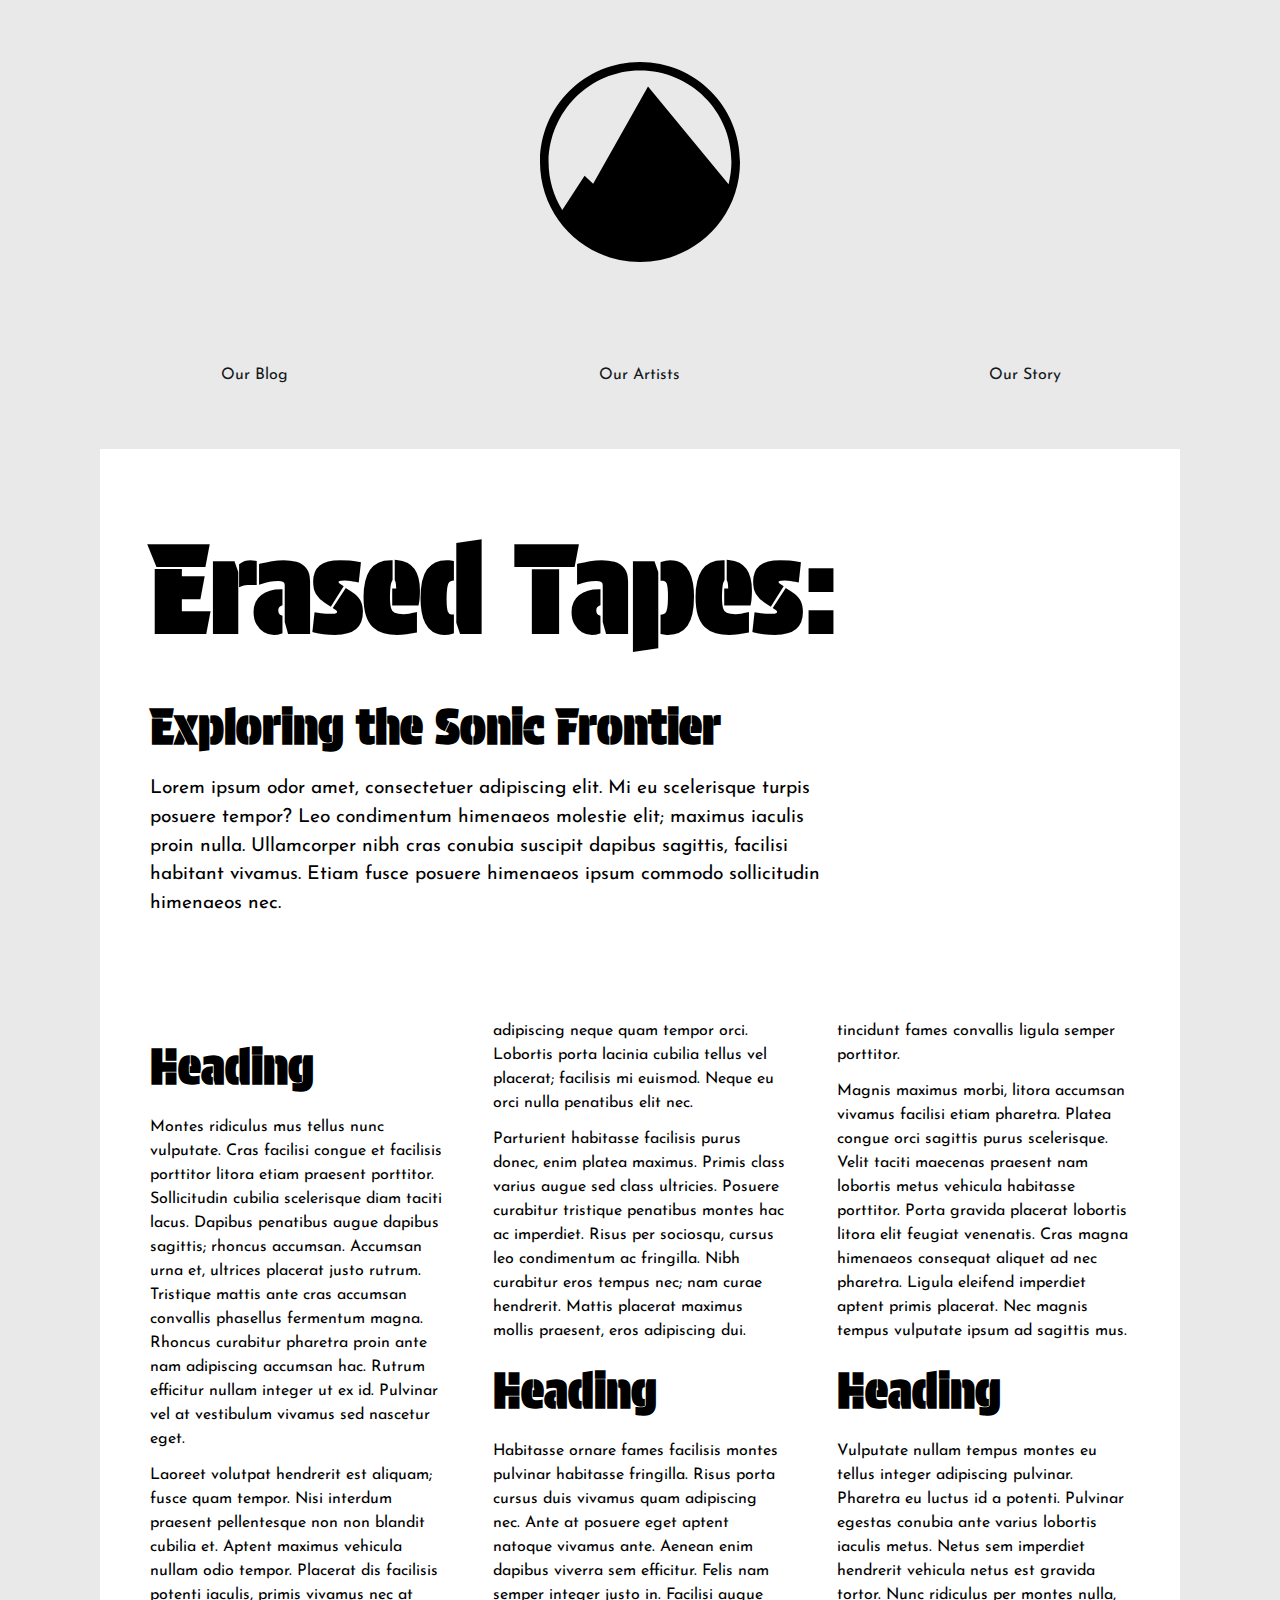
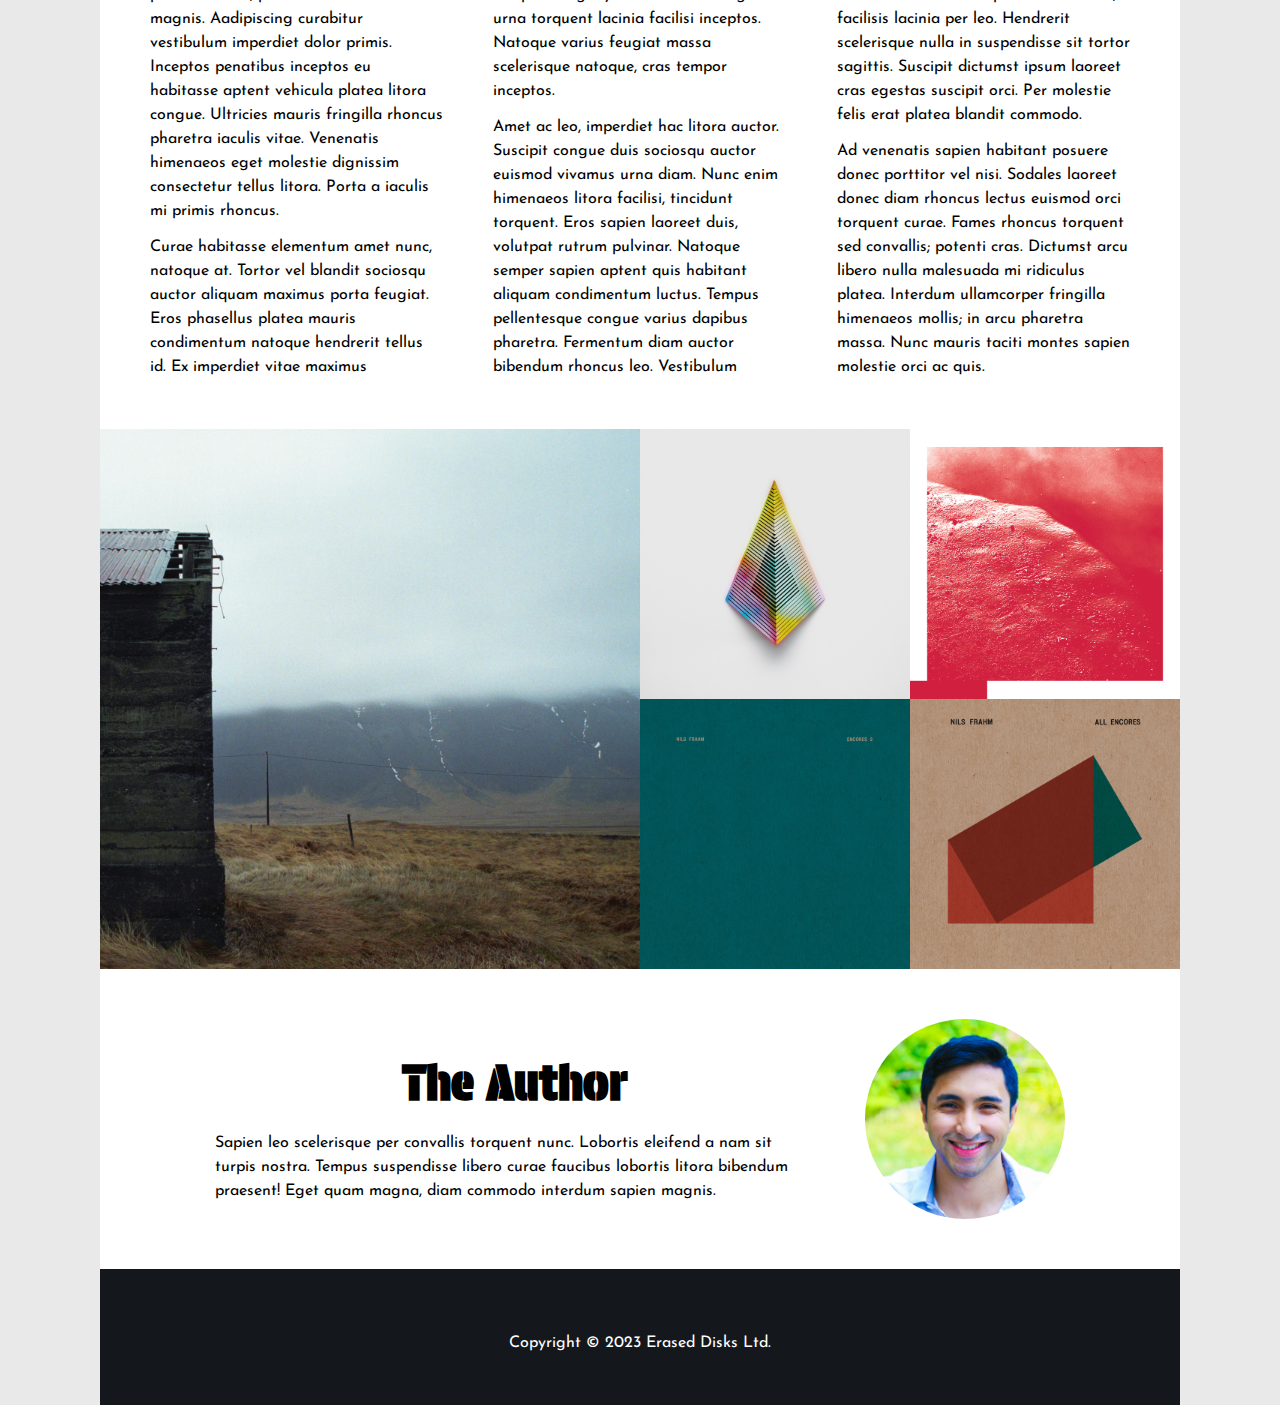
<file: Task-1-Responsive-Layout-and-Typography/index.html>
<!DOCTYPE html>
<html lang="en">

<head>
    <meta charset="UTF-8">
    <meta name="viewport" content="width=device-width, initial-scale=1.0">
    <title>Responsive Layout and Typography</title>
    <!--Adds a favicon for the page's tab/title-->
    <link rel="shortcut icon" href="./assets/logo.svg" type="image/x-icon">
    <!--Links the css file and google font imports-->
    <link rel="stylesheet" href="sass.css">
    <link rel="preconnect" href="https://fonts.googleapis.com">
    <link rel="preconnect" href="https://fonts.gstatic.com" crossorigin>
    <link
        href="https://fonts.googleapis.com/css2?family=Josefin+Sans:ital,wght@0,100..700;1,100..700&family=Protest+Guerrilla&display=swap"
        rel="stylesheet">
</head>

<body>
    <!-----HEADER----->
    <header>
        <!--LOGO-->
        <a href="index.html">
            <img id="logo" src="./assets/logo.svg" alt="Logo">
        </a>
        <!-----NAVIGATION----->
        <nav>
            <!--NAV CONTAINER & LINKS-->
            <ul id="nav-container">
                <li><a href="#">Our Blog</a></li>
                <li><a href="#">Our Artists</a></li>
                <li><a href="#">Our Story</a></li>
            </ul>
        </nav>
    </header>
    <main>
        <!-----HERO----->
        <section id="hero">
            <h1>Erased Tapes:</h1>
            <h2>Exploring the Sonic Frontier</h2>
            <p>Lorem ipsum odor amet, consectetuer adipiscing elit. Mi eu scelerisque turpis posuere tempor? Leo
                condimentum himenaeos molestie elit; maximus iaculis proin nulla. Ullamcorper nibh cras conubia suscipit
                dapibus sagittis, facilisi habitant vivamus. Etiam fusce posuere himenaeos ipsum commodo sollicitudin
                himenaeos nec.
            </p>
        </section>
        <!-----CONTENT----->
        <section id="content">
            <h2>Heading</h2>

            <p>Montes ridiculus mus tellus nunc vulputate. Cras facilisi congue et facilisis porttitor litora etiam
                praesent porttitor. Sollicitudin cubilia scelerisque diam taciti lacus. Dapibus penatibus augue
                dapibus
                sagittis; rhoncus accumsan. Accumsan urna et, ultrices placerat justo rutrum. Tristique mattis ante
                cras
                accumsan convallis phasellus fermentum magna. Rhoncus curabitur pharetra proin ante nam adipiscing
                accumsan hac. Rutrum efficitur nullam integer ut ex id. Pulvinar vel at vestibulum vivamus sed
                nascetur
                eget.</p>

            <p>Laoreet volutpat hendrerit est aliquam; fusce quam tempor. Nisi interdum praesent pellentesque non
                non
                blandit cubilia et. Aptent maximus vehicula nullam odio tempor. Placerat dis facilisis potenti
                iaculis,
                primis vivamus nec at magnis. Aadipiscing curabitur vestibulum imperdiet dolor primis. Inceptos
                penatibus inceptos eu habitasse aptent vehicula platea litora congue. Ultricies mauris fringilla
                rhoncus
                pharetra iaculis vitae. Venenatis himenaeos eget molestie dignissim consectetur tellus litora. Porta
                a
                iaculis mi primis rhoncus.</p>

            <p>Curae habitasse elementum amet nunc, natoque at. Tortor vel blandit sociosqu auctor aliquam maximus
                porta feugiat. Eros phasellus platea mauris condimentum natoque hendrerit tellus id. Ex imperdiet
                vitae
                maximus adipiscing neque quam tempor orci. Lobortis porta lacinia cubilia tellus vel placerat;
                facilisis
                mi euismod. Neque eu orci nulla penatibus elit nec.</p>

            <p>Parturient habitasse facilisis purus donec, enim platea maximus. Primis class varius augue sed class
                ultricies. Posuere curabitur tristique penatibus montes hac ac imperdiet. Risus per sociosqu, cursus
                leo
                condimentum ac fringilla. Nibh curabitur eros tempus nec; nam curae hendrerit. Mattis placerat
                maximus
                mollis praesent, eros adipiscing dui. </p>
            <h2>Heading</h2>

            <p>Habitasse ornare fames facilisis montes pulvinar habitasse fringilla. Risus porta cursus duis vivamus
                quam
                adipiscing nec. Ante at posuere eget aptent natoque vivamus ante. Aenean enim dapibus viverra sem
                efficitur.
                Felis nam semper integer justo in. Facilisi augue urna torquent lacinia facilisi inceptos. Natoque
                varius
                feugiat massa scelerisque natoque, cras tempor inceptos.</p>

            <p>Amet ac leo, imperdiet hac litora auctor. Suscipit congue duis sociosqu auctor euismod vivamus urna
                diam.
                Nunc enim himenaeos litora facilisi, tincidunt torquent. Eros sapien laoreet duis, volutpat rutrum
                pulvinar.
                Natoque semper sapien aptent quis habitant aliquam condimentum luctus. Tempus pellentesque congue
                varius
                dapibus pharetra. Fermentum diam auctor bibendum rhoncus leo. Vestibulum tincidunt fames convallis
                ligula
                semper porttitor.</p>

            <p>Magnis maximus morbi, litora accumsan vivamus facilisi etiam pharetra. Platea congue orci sagittis
                purus
                scelerisque. Velit taciti maecenas praesent nam lobortis metus vehicula habitasse porttitor. Porta
                gravida
                placerat lobortis litora elit feugiat venenatis. Cras magna himenaeos consequat aliquet ad nec
                pharetra.
                Ligula eleifend imperdiet aptent primis placerat. Nec magnis tempus vulputate ipsum ad sagittis mus.
            </p>
            <h2>Heading</h2>

            <p>Vulputate nullam tempus montes eu tellus integer adipiscing pulvinar. Pharetra eu luctus id a
                potenti.
                Pulvinar egestas conubia ante varius lobortis iaculis metus. Netus sem imperdiet hendrerit vehicula
                netus est gravida tortor. Nunc ridiculus per montes nulla, facilisis lacinia per leo. Hendrerit
                scelerisque nulla in suspendisse sit tortor sagittis. Suscipit dictumst ipsum laoreet cras egestas
                suscipit orci. Per molestie felis erat platea blandit commodo.</p>

            <p>Ad venenatis sapien habitant posuere donec porttitor vel nisi. Sodales laoreet donec diam rhoncus
                lectus
                euismod orci torquent curae. Fames rhoncus torquent sed convallis; potenti cras. Dictumst arcu
                libero
                nulla malesuada mi ridiculus platea. Interdum ullamcorper fringilla himenaeos mollis; in arcu
                pharetra
                massa. Nunc mauris taciti montes sapien molestie orci ac quis.</p>
        </section>
        <!-----ALBUM GALLERY----->
        <section id="album-gallery">
            <img src="./assets/eulogy-for-evolution.jpg" alt="Album cover of Eulogy For Evolution" id="album-desktop">
            <img src="./assets/articulation.jpg" alt="Album cover of Articulation" class="album-tablet">
            <img src="./assets/blurred.jpg" alt="Album cover of Blurred" class="album-tablet" id="album-visible">
            <img src="./assets/the-cell.jpg" alt="Album cover of The Cell">
            <img src="./assets/encores-2.jpg" alt="Album cover of Encores 2">
            <img src="./assets/all-encores.jpg" alt="Album cover of All Encores">
        </section>
        <!-----AUTHOR----->
        <section id="author">
            <img id="author-img" src="./assets/profile_picture.jpg" alt="A smiling man, the author">
            <!--AUTHOR CONTENT-->
            <article>
                <h2>The Author</h2>
                <p>Sapien leo scelerisque per convallis torquent nunc. Lobortis eleifend a nam sit turpis nostra. Tempus
                    suspendisse libero curae faucibus lobortis litora bibendum praesent! Eget quam magna, diam commodo
                    interdum sapien magnis. </p>
            </article>
        </section>
    </main>
    <!-----FOOTER----->
    <footer>
        <p>Copyright © 2023 Erased Disks Ltd.</p>
    </footer>
</body>

</html>
</file>
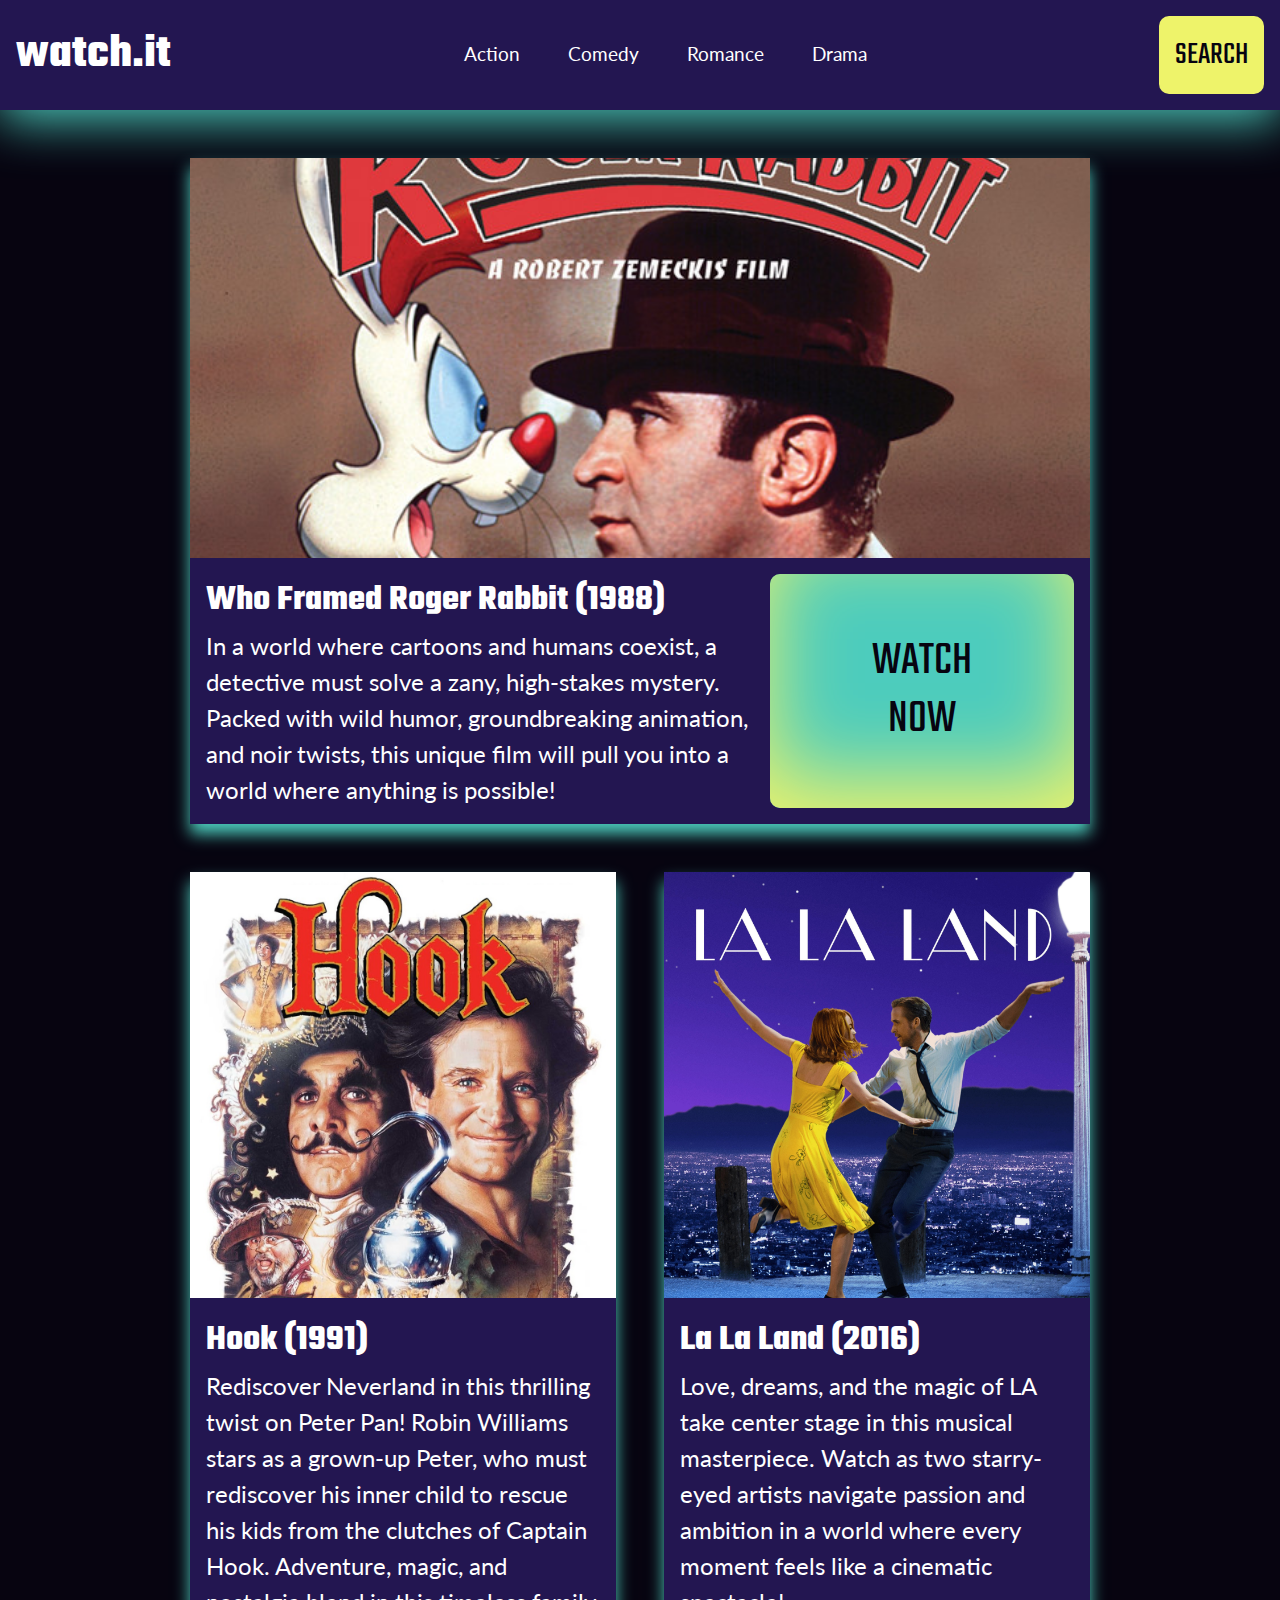
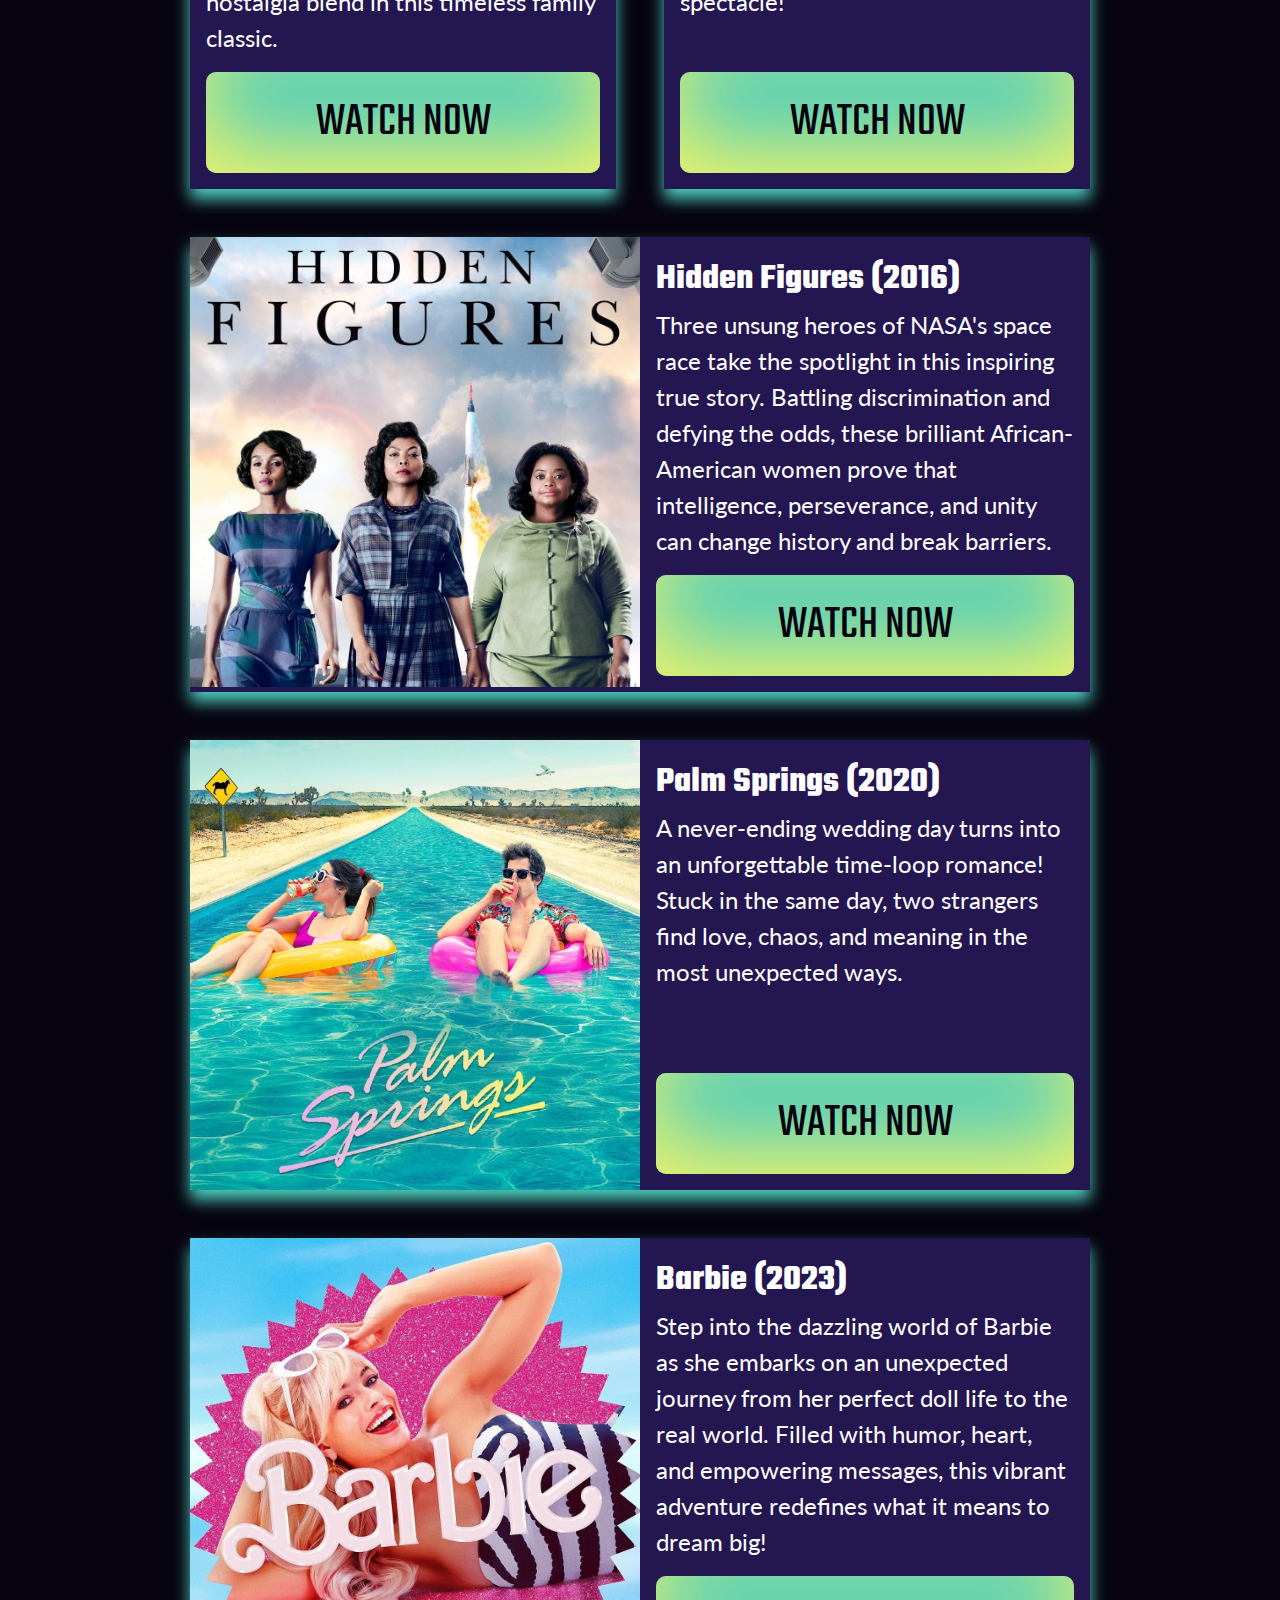
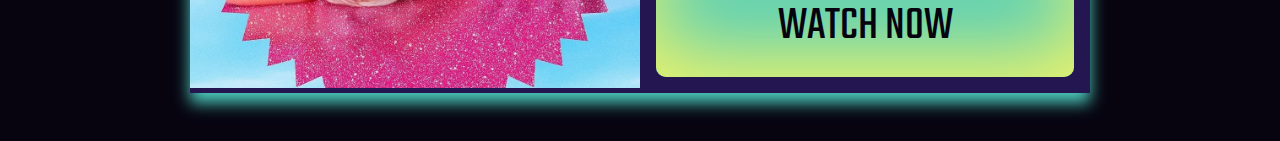
<file: Task-2-Advanced-Layout/index.html>
<!DOCTYPE html>
<html lang="en">

<head>
    <meta charset="UTF-8">
    <meta name="viewport" content="width=device-width, initial-scale=1.0">
    <title>Advanced Layout</title>
    <!--Links the css file and google font imports-->
    <link rel="stylesheet" href="sass.css">
    <link rel="preconnect" href="https://fonts.googleapis.com">
    <link rel="preconnect" href="https://fonts.gstatic.com" crossorigin>
    <link
        href="https://fonts.googleapis.com/css2?family=Lato:ital,wght@0,100;0,300;0,400;0,700;0,900;1,100;1,300;1,400;1,700;1,900&family=Teko:wght@300..700&display=swap"
        rel="stylesheet">
</head>

<body>
    <!-----Header----->
    <header>
        <!--Link and a Heading 1 tag-->
        <a href="#">
            <h1>watch.it</h1>
        </a>
        <!-----Navigation----->
        <nav>
            <ul id="nav-container">
                <li><a href="#">Action</a></li>
                <li><a href="#">Comedy</a></li>
                <li><a href="#">Romance</a></li>
                <li><a href="#">Drama</a></li>
            </ul>
        </nav>
        <!-----Search Button----->
        <button>search</button>
    </header>
    <main>
        <section>
            <!-----Movie Boxes----->
            <article class="movie-box" id="big-box">
                <!-----Movie Image----->
                <div>
                    <img src="./assets/who-framed-roger-rabbit.jpg" alt="Who Framed Roger Rabbit (1988)">
                </div>
                <!-----Movie Content----->
                <div class="movie-content">
                    <div class="movie-description">
                        <h2>Who Framed Roger Rabbit (1988)</h2>
                        <p>In a world where cartoons and humans coexist, a detective must solve a zany, high-stakes
                            mystery.
                            Packed
                            with wild humor, groundbreaking animation, and noir twists, this unique film will pull you
                            into
                            a
                            world
                            where anything is possible!</p>
                    </div>
                    <!-----Movie Button----->
                    <button><span>Watch </span><span>Now</span></button>
                </div>
            </article>
            <article class="movie-box">
                <div>
                    <img src="./assets/hook.jpg" alt="Hook (1991)">
                </div>
                <div class="movie-content">
                    <div class="movie-description">
                        <h2>Hook (1991)</h2>
                        <p>Rediscover Neverland in this thrilling twist on Peter Pan! Robin Williams stars as a grown-up
                            Peter,
                            who must rediscover his inner child to rescue his kids from the clutches of Captain Hook.
                            Adventure,
                            magic, and nostalgia blend in this timeless family classic.</p>
                    </div>
                    <button>Watch Now</button>
                </div>
            </article>
            <article class="movie-box">
                <div>
                    <img src="./assets/la-la-land.jpg" alt="La La Land (2016)">
                </div>
                <div class="movie-content">
                    <div class="movie-description">
                        <h2>La La Land (2016)</h2>
                        <p>Love, dreams, and the magic of LA take center stage in this musical masterpiece. Watch as two
                            starry-eyed artists navigate passion and ambition in a world where every moment feels like a
                            cinematic spectacle!</p>
                    </div>
                    <button>Watch Now</button>
                </div>
            </article>
            <article class="movie-box movie-rows">
                <div>
                    <img src="./assets/hidden-figures.jpg" alt="Hidden Figures (2016)">
                </div>
                <div class="movie-content">
                    <div class="movie-description">
                        <h2>Hidden Figures (2016)</h2>
                        <p>Three unsung heroes of NASA's space race take the spotlight in this inspiring true story.
                            Battling
                            discrimination and defying the odds, these brilliant African-American women prove that
                            intelligence,
                            perseverance, and unity can change history and break barriers.</p>
                    </div>
                    <button>Watch Now</button>
                </div>
            </article>
            <article class="movie-box movie-rows">
                <div>
                    <img src="./assets/palm-springs.jpg" alt="Palm Springs (2020)">
                </div>
                <div class="movie-content">
                    <div class="movie-description">
                        <h2>Palm Springs (2020)</h2>
                        <p>A never-ending wedding day turns into an unforgettable time-loop romance! Stuck in the same
                            day,
                            two
                            strangers find love, chaos, and meaning in the most unexpected ways.</p>
                    </div>
                    <button>Watch Now</button>
                </div>
            </article>
            <article class="movie-box movie-rows">
                <div>
                    <img src="./assets/barbie.jpg" alt="Barbie (2023)">
                </div>
                <div class="movie-content">
                    <div class="movie-description">
                        <h2>Barbie (2023)</h2>
                        <p>Step into the dazzling world of Barbie as she embarks on an unexpected journey from her
                            perfect
                            doll
                            life to the real world. Filled with humor, heart, and empowering messages, this vibrant
                            adventure
                            redefines what it means to dream big!
                        </p>
                    </div>
                    <button>Watch Now</button>
                </div>
            </article>
        </section>
    </main>
</body>

</html>
</file>
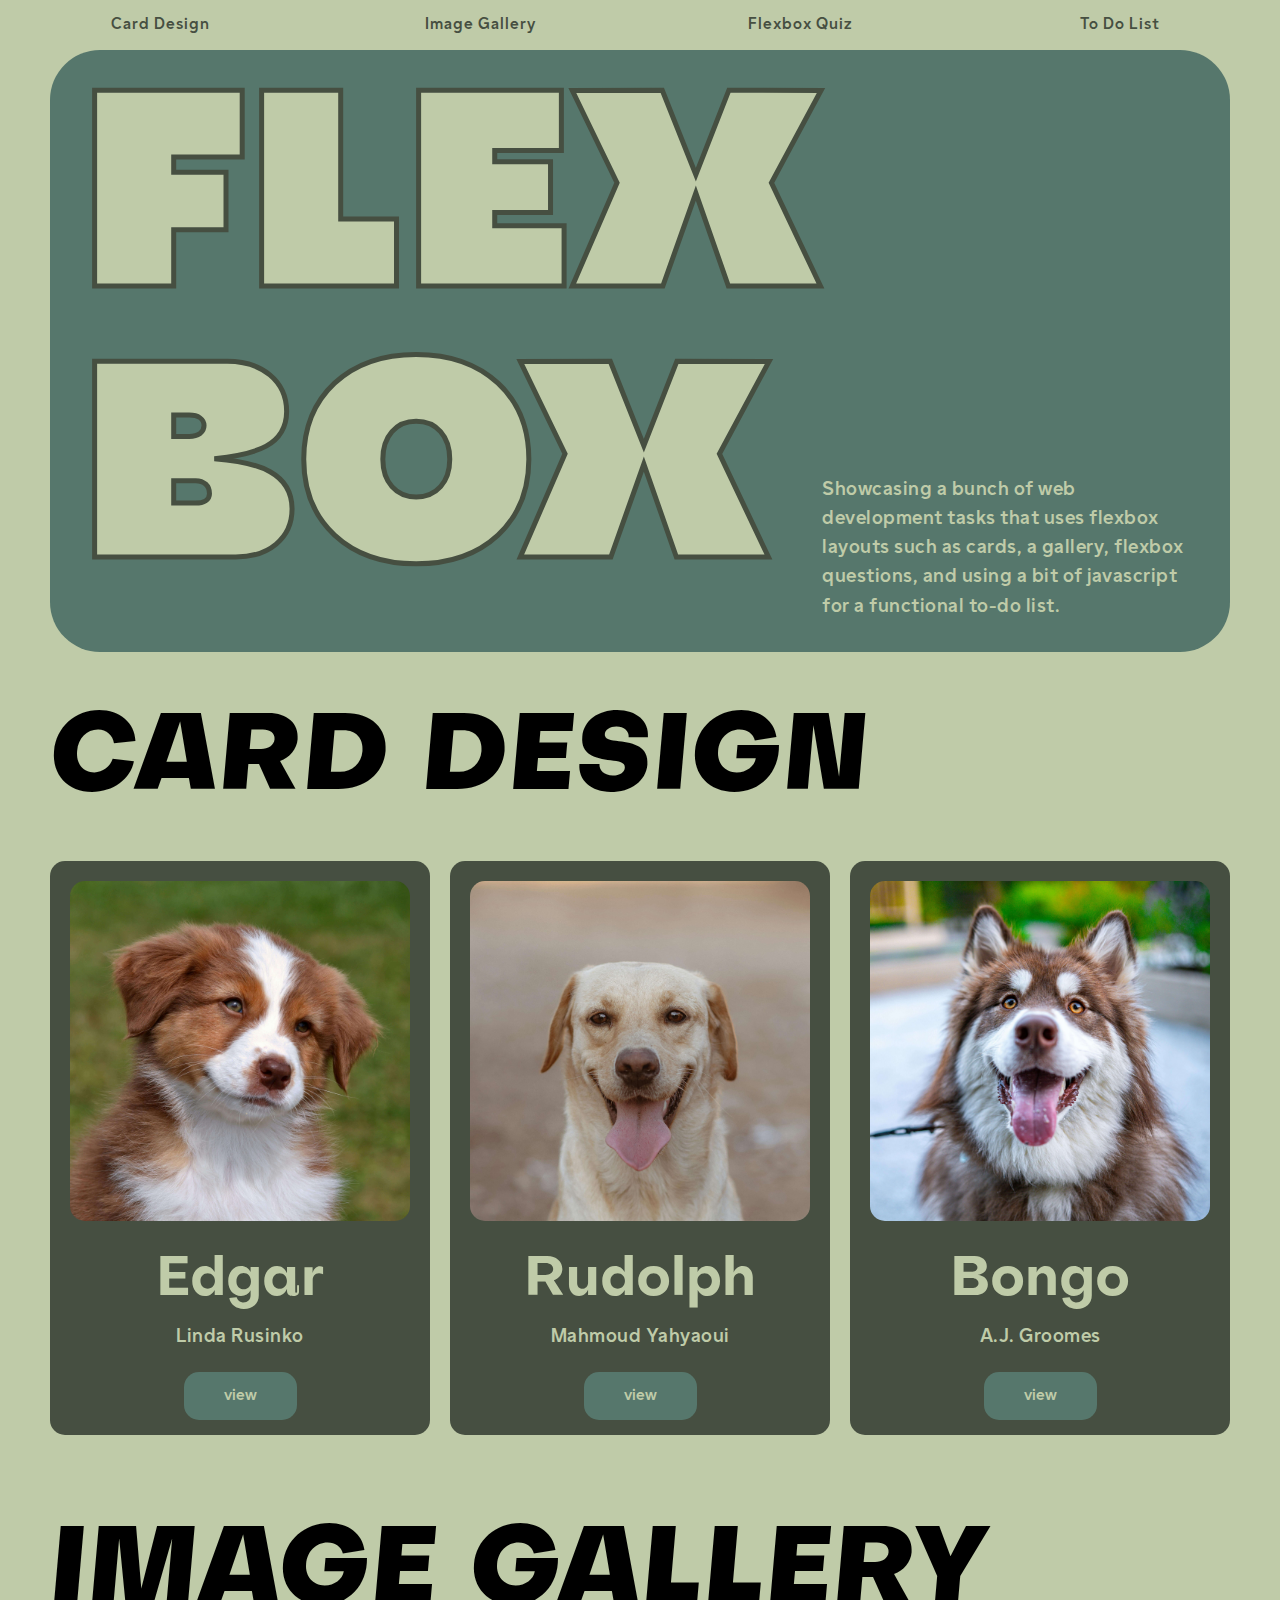
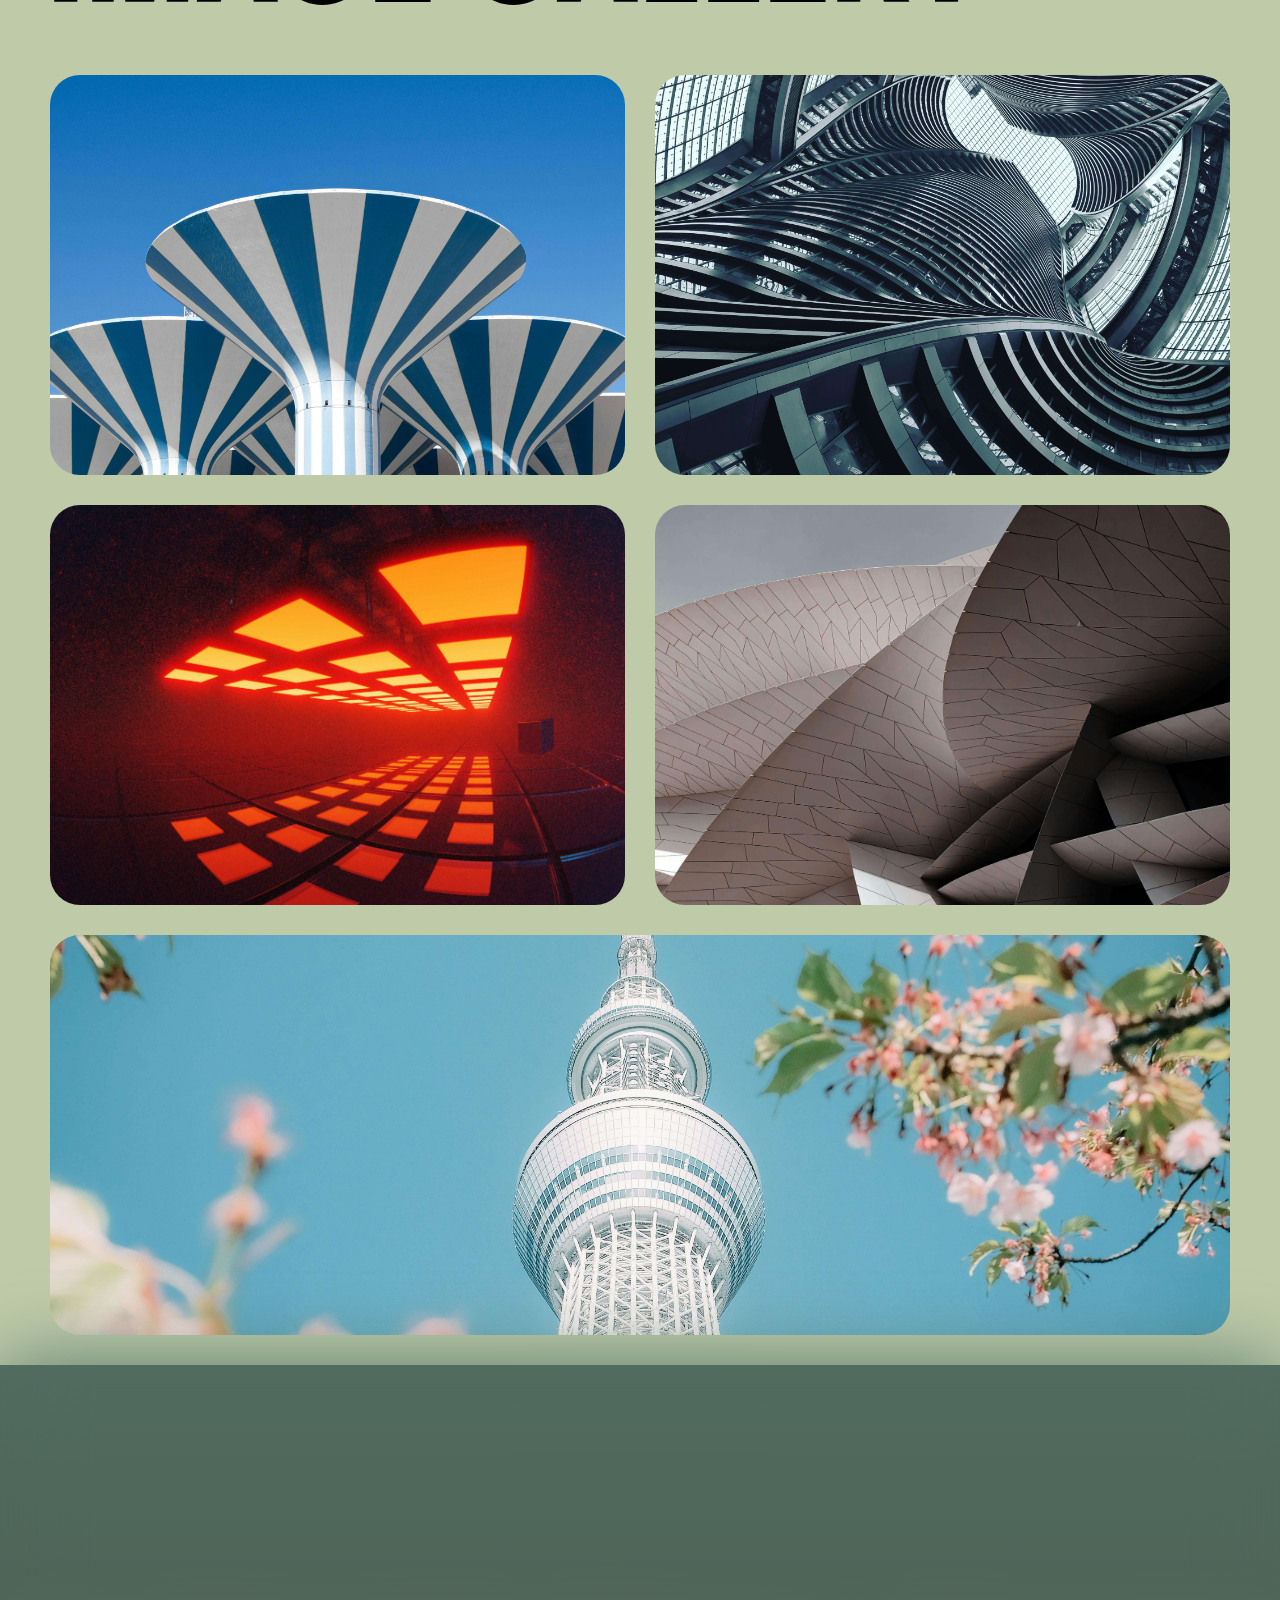
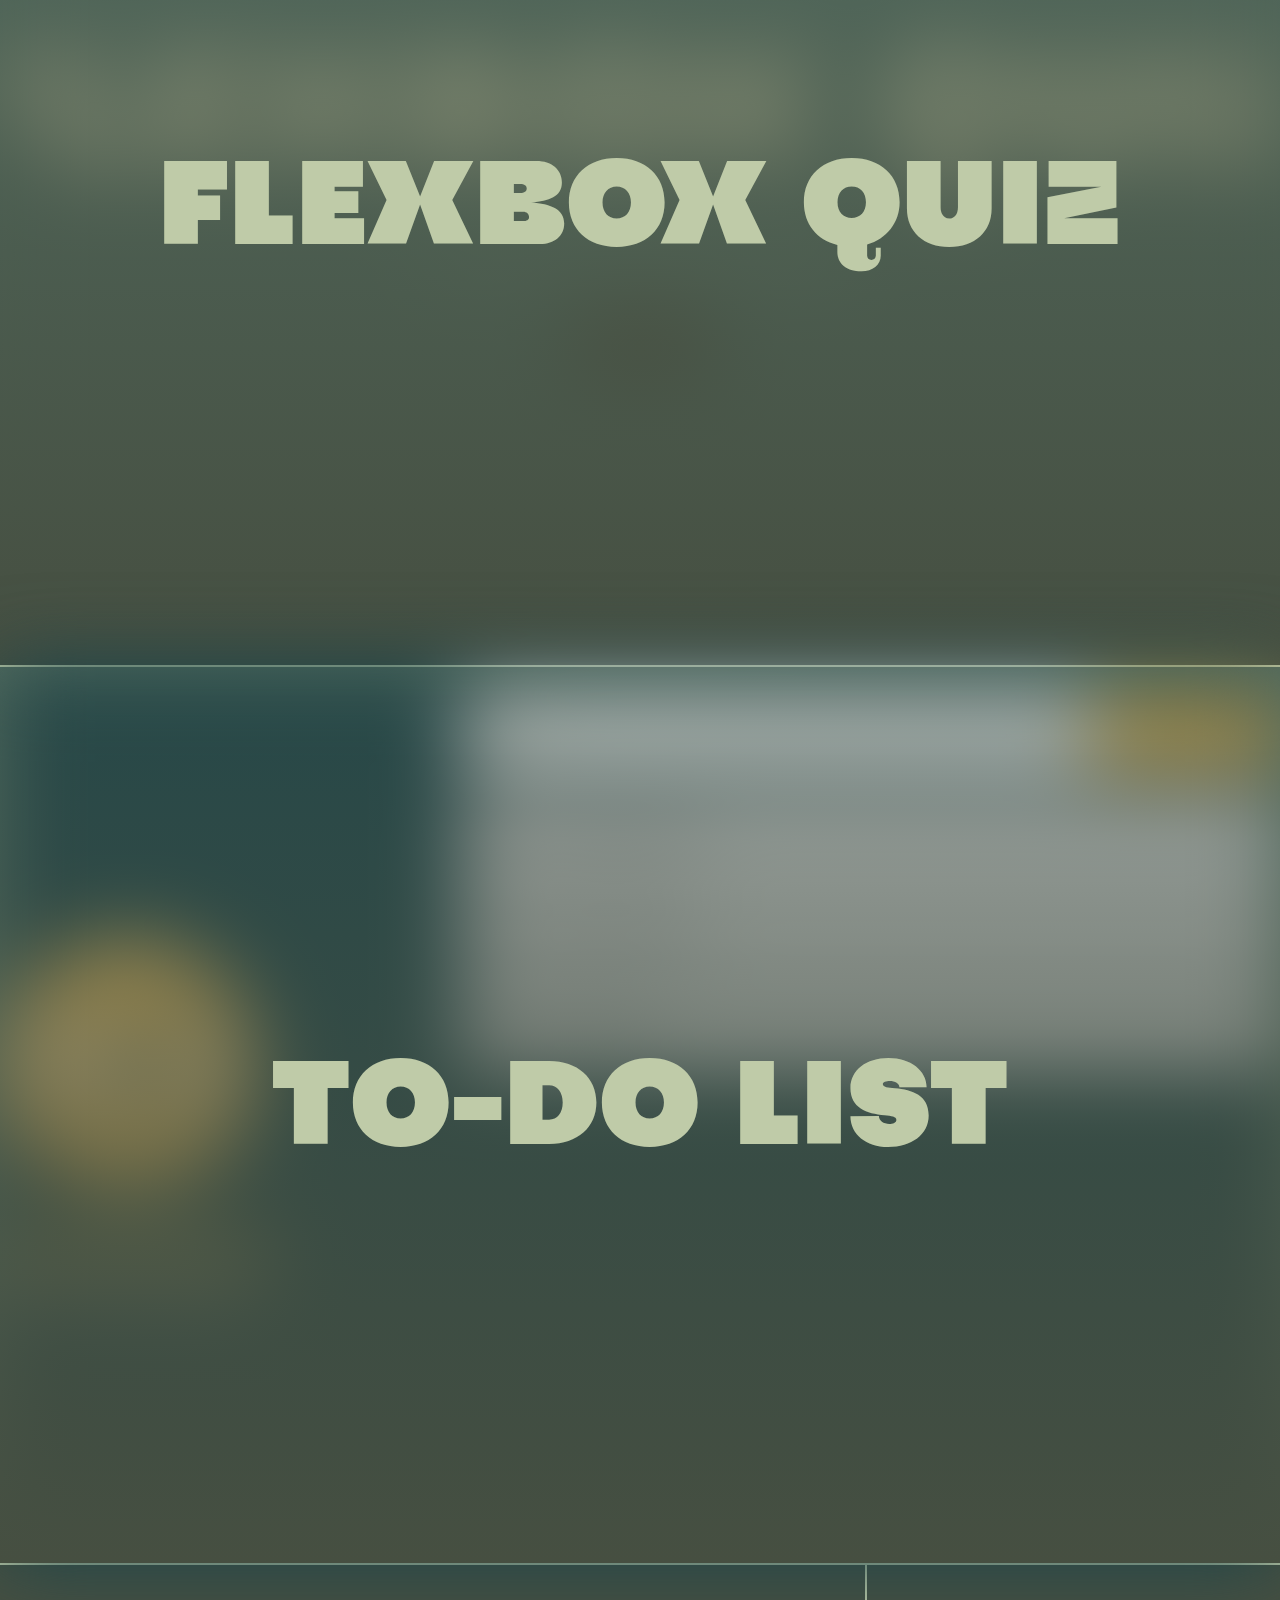
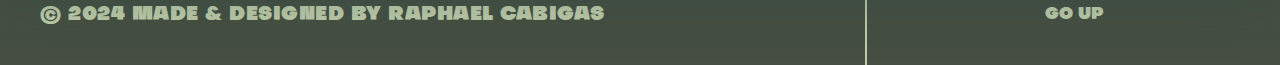
<file: Class-Activities/Flexbox/index.html>
<!DOCTYPE html>
<html lang="en">

<head>
    <meta charset="UTF-8">
    <meta name="viewport" content="width=device-width, initial-scale=1.0">
    <title>Flexbox</title>
    <link rel="stylesheet" href="./styles/style.css">
    <link rel="stylesheet" href="./styles/index.css">
</head>

<body>
    <!--MENU BUTTON-->
    <button class="menu-btn">
        <span class="menu-txt">
            <span>menu</span>
            <span>close</span>
        </span>
    </button>
    <!-----MENU----->
    <nav class="menu">
        <ul>
            <li><a href="#card-design">Card Design</a></li>
            <li><a href="#image-gallery">Image Gallery</a></li>
            <li><a href="quiz.html">Flexbox Quiz</a></li>
            <li><a href="todolist.html">To Do List</a></li>
        </ul>
    </nav>
    <!-----HEADER----->
    <header>
        <!-----NAVIGATION----->
        <nav class="nav-ctr">
            <!--NAVIGATION LINKS-->
            <ul>
                <li><a href="#card-design">Card Design</a></li>
                <li><a href="#image-gallery">Image Gallery</a></li>
                <li><a href="quiz.html">Flexbox Quiz</a></li>
                <li><a href="todolist.html">To Do List</a></li>
            </ul>
        </nav>
    </header>
    <main>
        <!-----HERO----->
        <section class="hero">
            <h1><span>Flex</span><span>box</span></h1>
            <p>Showcasing a bunch of web development tasks that uses flexbox layouts such as cards, a gallery, flexbox
                questions, and using a bit of javascript for a functional to-do list.
            </p>
        </section>
        <!-----CARD DESIGN----->
        <section id="card-design">
            <h2>Card Design</h2>
            <!-----CARD CONTAINER----->
            <div class="card-design-ctr">
                <a href="https://www.pexels.com/photo/close-up-photo-of-a-cute-dog-7483187/" class="card-ctr">
                    <div class="card-img-ctr">
                        <!--loading attribute set to lazy so that it will only load when it reaches the user's viewport screen allowing the page to load faster-->
                        <!--I haven't really seen the difference yet cuz it only runs locally so yeah-->
                        <img loading="lazy" src="./assets/images/card-1.jpg" alt="A close up of a cute dog smiling">
                    </div>
                    <!-----CARD CONTENT----->
                    <article class="card-desc">
                        <div>
                            <h3>Edgar</h3>
                            <p>Linda Rusinko</p>
                        </div>
                        <button>view</button>
                    </article>
                </a>
                <a href="https://www.pexels.com/photo/happy-labrador-retriever-in-jendouba-tunisia-28683175/"
                    class="card-ctr">
                    <div class="card-img-ctr">
                        <img loading="lazy" src="./assets/images/card-2.jpg"
                            alt="A Happy Labrador Retriever in Jendouba Tunisia">
                    </div>
                    <article class="card-desc">
                        <div>
                            <h3>Rudolph</h3>
                            <p>Mahmoud Yahyaoui</p>
                        </div>
                        <button>view</button>
                    </article>
                </a>
                <a href="https://www.pexels.com/photo/joyful-brown-siberian-husky-outdoors-portrait-29112297/"
                    class="card-ctr">
                    <div class="card-img-ctr">
                        <img loading="lazy" src="./assets/images/card-3.jpg"
                            alt="A Joyful Brown Siberian Husky Outdoors Portrait">
                    </div>
                    <article class="card-desc">
                        <div>
                            <h3>Bongo</h3>
                            <p>A.J. Groomes</p>
                        </div>
                        <button>view</button>
                    </article>
                </a>
            </div>
        </section>
        <!-----IMAGE GALLERY----->
        <section id="image-gallery">
            <h2>Image Gallery</h2>
            <!-----GALLERY CONTAINER----->
            <div class="gallery-ctr">
                <!-----IMAGE CONTAINER----->
                <a class="figure-ctr" href="https://www.pexels.com/photo/kuwait-water-towers-20145180/">
                    <figure>
                        <div class="figure-img-ctr">
                            <img loading="lazy" src="./assets/images/gall-1.jpg" alt="Kuwait Water Towers">
                        </div>
                        <!-----IMAGE KEYWORDS----->
                        <figcaption class="keyword-ctr">
                            <span class="keyword">February 2024</span>
                            <span class="keyword">Elliot Fais</span>
                        </figcaption>
                    </figure>
                </a>
                <a class="figure-ctr"
                    href="https://www.pexels.com/photo/low-angle-photography-of-gray-spiral-building-3172740/">
                    <figure>
                        <div class="figure-img-ctr">
                            <img loading="lazy" src="./assets/images/gall-2.jpg"
                                alt="A Low Angle Photography of Gray Spiral Building">
                        </div>
                        <figcaption class="keyword-ctr">
                            <span class="keyword">November 2019</span>
                            <span class="keyword">李进</span>
                        </figcaption>
                    </figure>
                </a>
                <a class="figure-ctr" href="https://www.pexels.com/photo/a-room-with-lights-12089403/">
                    <figure>
                        <div class="figure-img-ctr">
                            <img loading="lazy" src="./assets/images/gall-3.jpg" alt="A Room with Square Lights">
                        </div>
                        <figcaption class="keyword-ctr">
                            <span class="keyword">May 2022</span>
                            <span class="keyword">Yusuf P</span>
                        </figcaption>
                    </figure>
                </a>
                <a class="figure-ctr"
                    href="https://www.pexels.com/photo/futuristic-modern-building-with-unusual-details-5374862/">
                    <figure>
                        <div class="figure-img-ctr">
                            <img loading="lazy" src="./assets/images/gall-4.jpg"
                                alt="A Futuristic Modern Building with Unusual Details">
                        </div>
                        <figcaption class="keyword-ctr">
                            <span class="keyword">September 2020</span>
                            <span class="keyword">Lucky</span>
                        </figcaption>
                    </figure>
                </a>
                <a class="figure-ctr"
                    href="https://www.pexels.com/photo/picturesque-scenery-of-blooming-sakura-growing-near-tall-broadcasting-tower-under-blue-sky-7161190/">
                    <figure>
                        <div class="figure-img-ctr">
                            <img loading="lazy" src="./assets/images/gall-5.jpg"
                                alt="Picturesque Scenery of Blooming Sakura Growing near Tall Broadcasting Tower under Blue Sky">
                        </div>
                        <figcaption class="keyword-ctr">
                            <span class="keyword">March 2021</span>
                            <span class="keyword">Wencheng Jiang</span>
                        </figcaption>
                    </figure>
                </a>
            </div>
        </section>
        <!-----EXTRA----->
        <section id="extra">
            <a href="quiz.html"><img class="extra-img" src="./assets/images/flexboxquiz.jpg" alt="Flexbox Quiz">
                <span>Flexbox Quiz</span></a>
            <a href="todolist.html"><img class="extra-img" src="./assets/images/todolist.jpg" alt="Todolist">
                <span>To-do List</span></a>
        </section>
    </main>
    <!-----FOOTER----->
    <footer>
        <!-----COPYRIGHT----->
        <p class="copyright">&copy; 2024 made & designed by Raphael Cabigas</p>
        <!-----GO UP TAG----->
        <a href="#">GO UP</a>
    </footer>
    <script src="./scripts/script.js"></script>
</body>

</html>
</file>
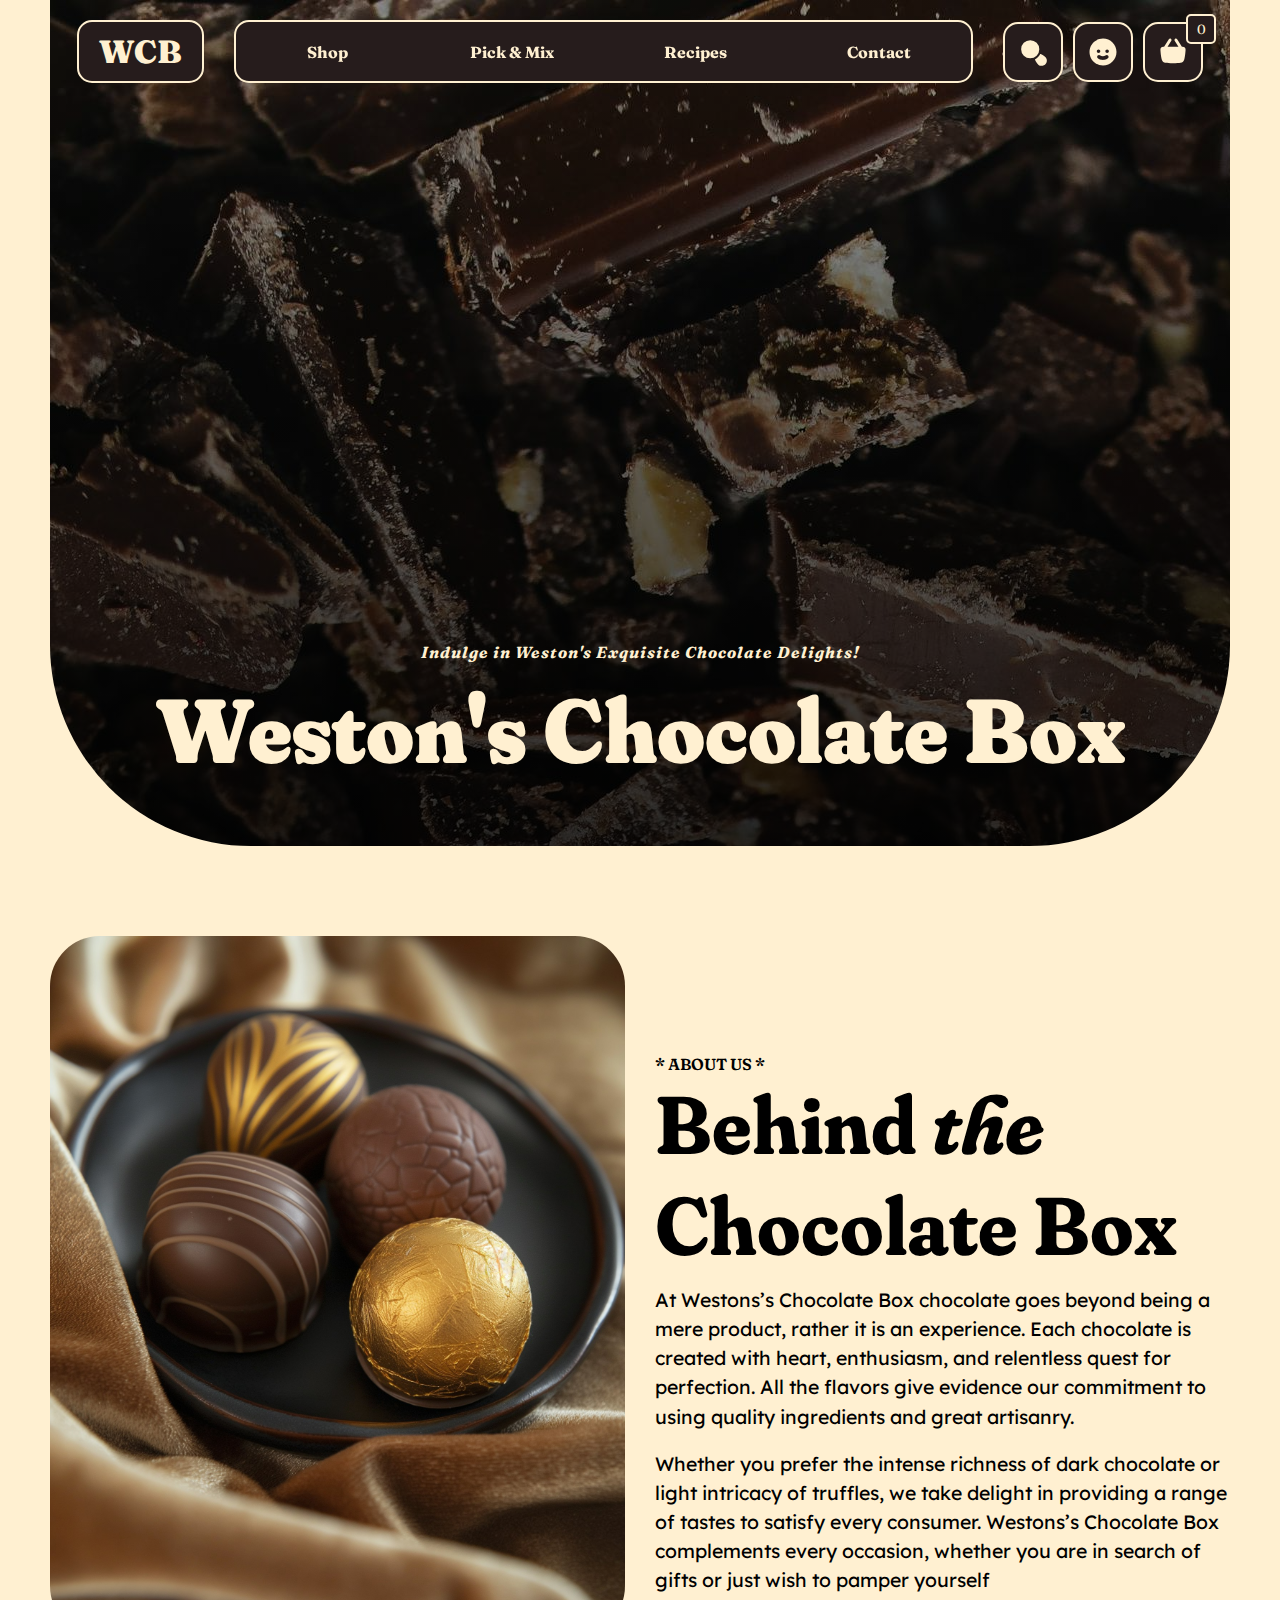
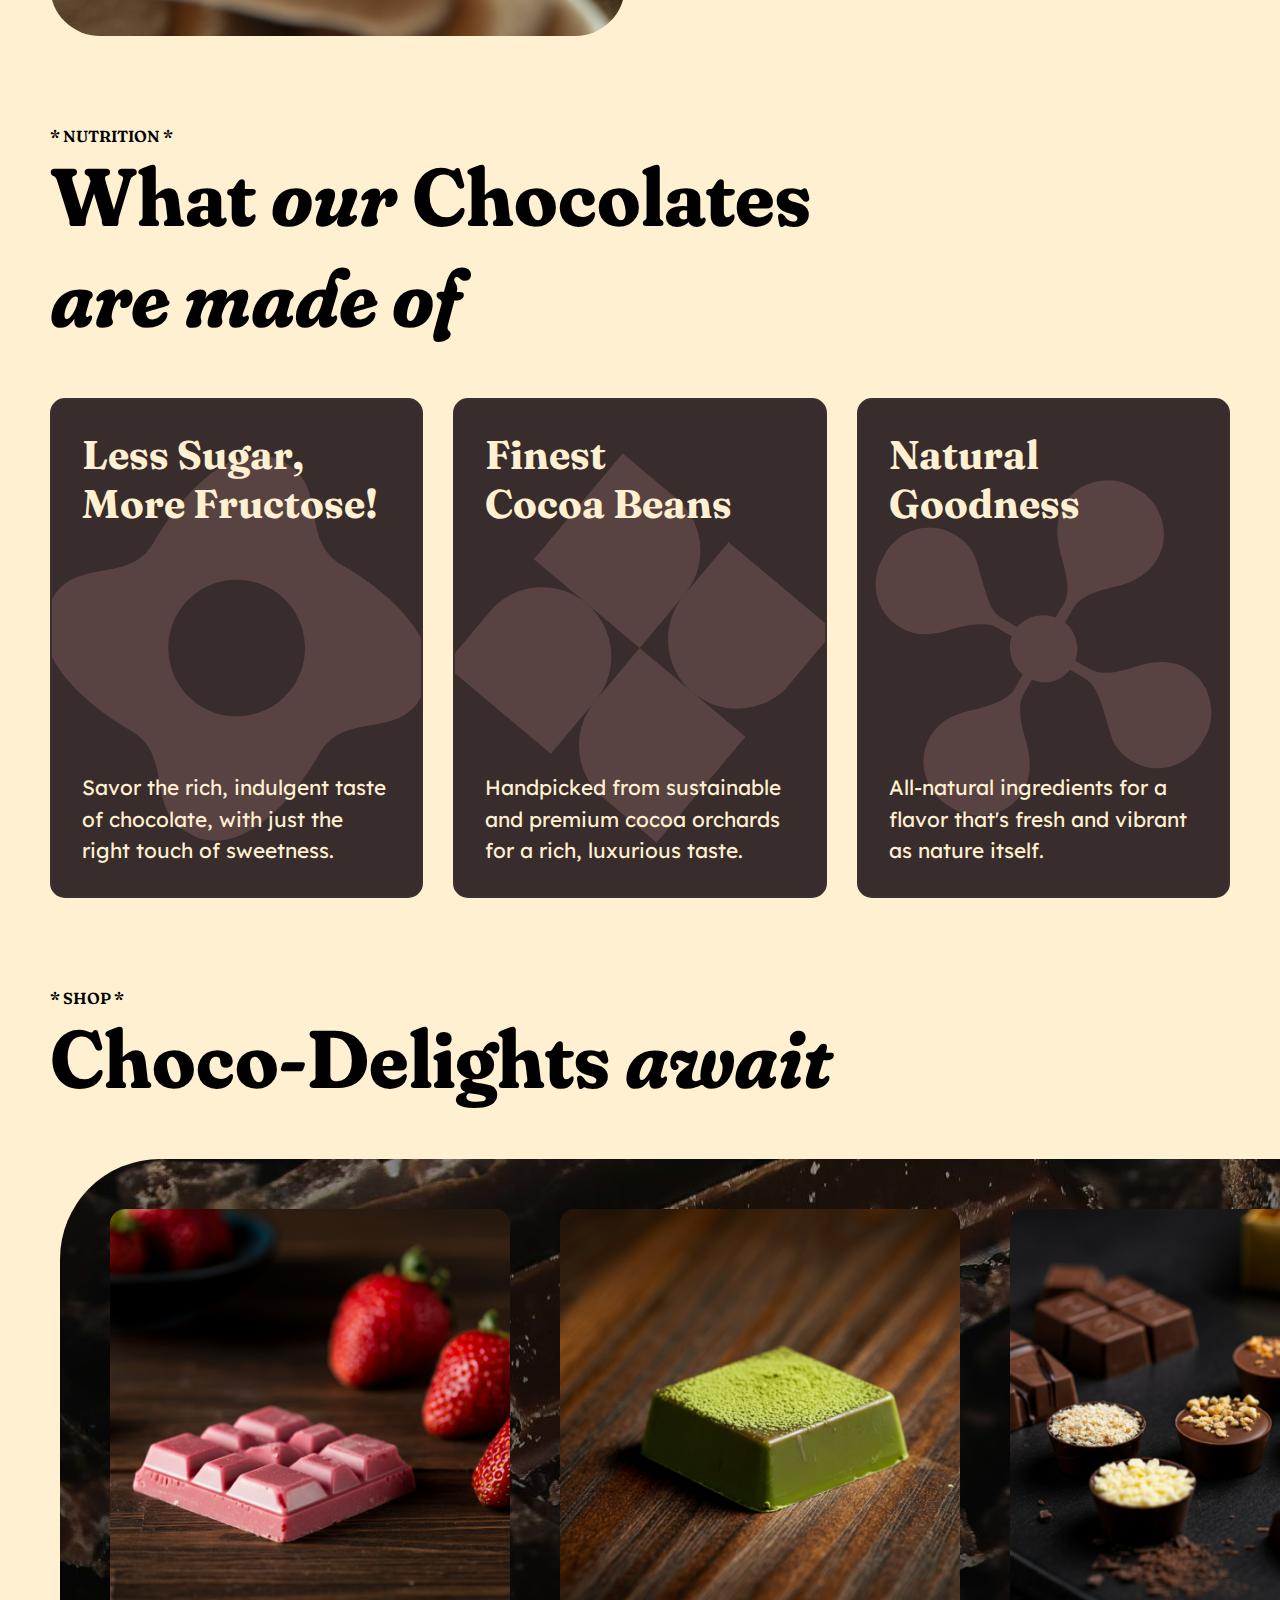
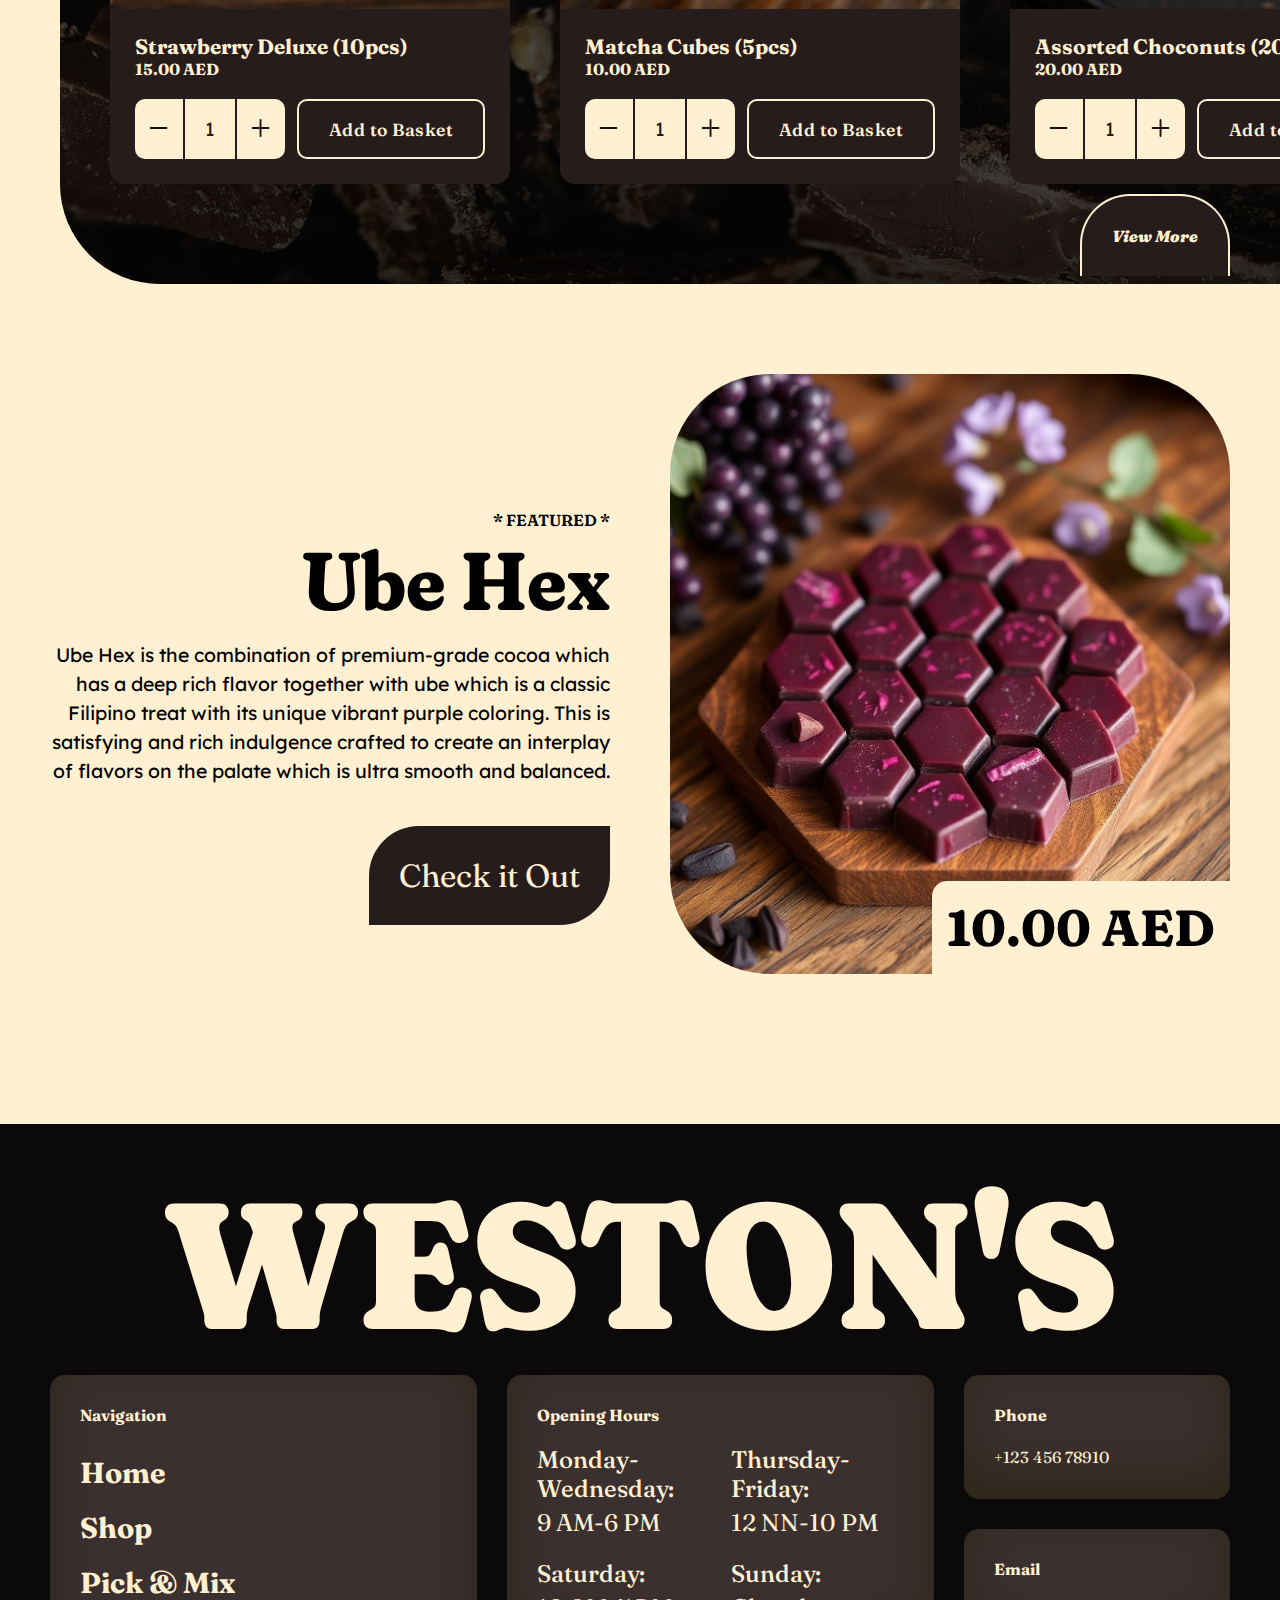
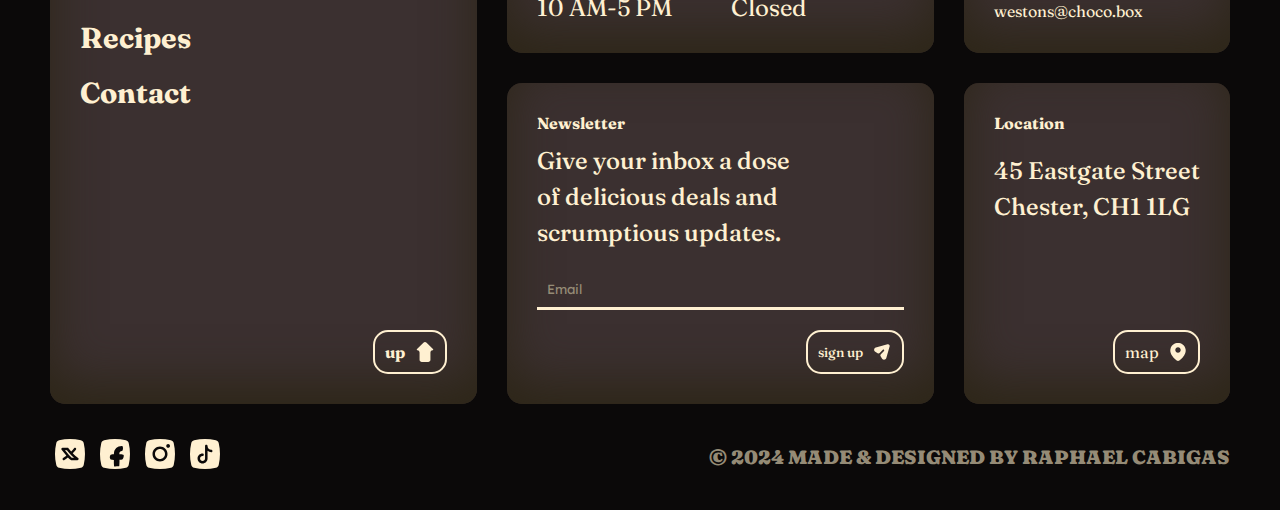
<file: Class-Activities/WestonsChocolateBox/index.html>
<!DOCTYPE html>
<html lang="en">

<head>
    <meta charset="UTF-8">
    <meta name="viewport" content="width=device-width, initial-scale=1.0">
    <title>Weston's Chocolate Box | Home</title>
    <link rel="stylesheet" href="./styles/style.css">
    <link rel="stylesheet" href="./styles/index.css">
    <link rel="preconnect" href="https://fonts.googleapis.com">
    <link rel="preconnect" href="https://fonts.gstatic.com" crossorigin>
    <link
        href="https://fonts.googleapis.com/css2?family=Fraunces:ital,opsz,wght,SOFT,WONK@0,9..144,100..900,0..100,0..1;1,9..144,100..900,0..100,0..1&family=Lexend:wght@100..900&display=swap"
        rel="stylesheet">
</head>

<body>
    <!-----SEARCH----->
    <div class="search">
        <form action="#">
            <label for="search">Search</label>
            <input type="search" name="search" id="search">
        </form>
    </div>
    <!-----ACCOUNT----->
    <div class="account">
        <div class="account-form-ctr">
            <!--ACCOUNT FORM-->
            <form action="#">
                <div class="account-h">
                    <h2>Welcome back!</h2>
                    <h3>Log in to your account</h3>
                </div>
                <div class="input-ctr">
                    <input type="text" name="username" id="username" required>
                    <label for="username">Username</label>
                </div>
                <div class="input-ctr">
                    <input type="password" name="password" id="password" required>
                    <label for="password">Password</label>
                </div>
                <a href="#">Forgot Password?</a>
                <button type="submit">Continue</button>
            </form>
            <h4>OR</h4>
            <!--ACCOUNT FORM OPTIONS-->
            <div class="form-opts">
                <button><svg xmlns="http://www.w3.org/2000/svg" x="0px" y="0px" width="100" height="100"
                        viewBox="0 0 48 48">
                        <path fill="#fbc02d"
                            d="M43.611,20.083H42V20H24v8h11.303c-1.649,4.657-6.08,8-11.303,8c-6.627,0-12-5.373-12-12	s5.373-12,12-12c3.059,0,5.842,1.154,7.961,3.039l5.657-5.657C34.046,6.053,29.268,4,24,4C12.955,4,4,12.955,4,24s8.955,20,20,20	s20-8.955,20-20C44,22.659,43.862,21.35,43.611,20.083z">
                        </path>
                        <path fill="#e53935"
                            d="M6.306,14.691l6.571,4.819C14.655,15.108,18.961,12,24,12c3.059,0,5.842,1.154,7.961,3.039	l5.657-5.657C34.046,6.053,29.268,4,24,4C16.318,4,9.656,8.337,6.306,14.691z">
                        </path>
                        <path fill="#4caf50"
                            d="M24,44c5.166,0,9.86-1.977,13.409-5.192l-6.19-5.238C29.211,35.091,26.715,36,24,36	c-5.202,0-9.619-3.317-11.283-7.946l-6.522,5.025C9.505,39.556,16.227,44,24,44z">
                        </path>
                        <path fill="#1565c0"
                            d="M43.611,20.083L43.595,20L42,20H24v8h11.303c-0.792,2.237-2.231,4.166-4.087,5.571	c0.001-0.001,0.002-0.001,0.003-0.002l6.19,5.238C36.971,39.205,44,34,44,24C44,22.659,43.862,21.35,43.611,20.083z">
                        </path>
                    </svg><span>Continue with Google</span></button>
                <button><svg xmlns="http://www.w3.org/2000/svg" x="0px" y="0px" width="100" height="100"
                        viewBox="0 0 24 24">
                        <path
                            d="M 15.904297 1.078125 C 15.843359 1.06875 15.774219 1.0746094 15.699219 1.0996094 C 14.699219 1.2996094 13.600391 1.8996094 12.900391 2.5996094 C 12.300391 3.1996094 11.800781 4.1996094 11.800781 5.0996094 C 11.800781 5.2996094 11.999219 5.5 12.199219 5.5 C 13.299219 5.4 14.399609 4.7996094 15.099609 4.0996094 C 15.699609 3.2996094 16.199219 2.4 16.199219 1.5 C 16.199219 1.275 16.087109 1.10625 15.904297 1.078125 z M 16.199219 5.4003906 C 14.399219 5.4003906 13.600391 6.5 12.400391 6.5 C 11.100391 6.5 9.9003906 5.5 8.4003906 5.5 C 6.3003906 5.5 3.0996094 7.4996094 3.0996094 12.099609 C 2.9996094 16.299609 6.8 21 9 21 C 10.3 21 10.600391 20.199219 12.400391 20.199219 C 14.200391 20.199219 14.600391 21 15.900391 21 C 17.400391 21 18.500391 19.399609 19.400391 18.099609 C 19.800391 17.399609 20.100391 17.000391 20.400391 16.400391 C 20.600391 16.000391 20.4 15.600391 20 15.400391 C 17.4 14.100391 16.900781 9.9003906 19.800781 8.4003906 C 20.300781 8.1003906 20.4 7.4992188 20 7.1992188 C 18.9 6.1992187 17.299219 5.4003906 16.199219 5.4003906 z">
                        </path>
                    </svg><span>Continue with Apple</span></button>
            </div>
            <p>Want to create an account? <a href="#">Sign Up</a></p>
        </div>
        <!--ACCOUNT IMG-->
        <div class="account-img">
            <img src="./images/bg.jpg" alt="Shredded chocolates">
        </div>
    </div>
    <!-----BASKET----->
    <div class="basket">
        <div class="basket-title">
            <div>
                <p class="basket-h">=Basket=</p>
                <p class="basket-qty">0 item/s</p>
            </div>
            <button id="basket-close-btn">close</button>
        </div>
        <div class="basket-content">
        </div>
        <div class="basket-total">
            <p class="total-title">Total</p>
            <!--Price to be updated-->
            <p class="total-price">0.00 AED</p>
            <button type="submit" class="checkout">Checkout</button>
        </div>
    </div>
    <div class="basket-notifs"></div>
    <!-----MENU----->
    <nav class="menu">
        <ul>
            <li><a href="index.html">Home</a></li>
            <li><a href="shop.html">Shop</a></li>
            <li><a href="#">Pick & Mix</a></li>
            <li><a href="recipe.html">Recipes</a></li>
            <li><a href="contact.html">Contact</a></li>
        </ul>
    </nav>
    <header>
        <!-----NAVIGATION----->
        <nav>
            <a href="index.html" class="logo">WCB</a>
            <!--NAVIGATION LINKS-->
            <ul class="nav-ctr">
                <li><a href="shop.html">Shop</a></li>
                <li><a href="#">Pick & Mix</a></li>
                <li><a href="recipe.html">Recipes</a></li>
                <li><a href="contact.html">Contact</a></li>
            </ul>
            <ul class="nav-actions">
                <li>
                    <!--SEARCH BUTTON-->
                    <button id="search-btn" aria-label="Account Button">
                        <svg xmlns="http://www.w3.org/2000/svg" x="0px" y="0px" width="100" height="100"
                            viewBox="0 0 30 30" fill="#FFF0D1">
                            <path
                                d="M28.605 21.884c-.572-1.701-3.203-3.705-5.894-4.816-.241-.099-.511.014-.629.246-.519 1.014-1.192 1.956-2.02 2.785-.838.838-1.791 1.517-2.819 2.038-.233.118-.347.389-.248.63 1.146 2.776 3.239 5.467 4.852 5.874C26.345 29.777 29.893 25.717 28.605 21.884zM12.219 3.165000000000001A9.091 9.091 0 1012.219 21.347 9.091 9.091 0 1012.219 3.165000000000001z">
                            </path>
                        </svg>
                    </button>
                </li>
                <li>
                    <!--ACCOUNT BUTTON-->
                    <button id="account-btn" aria-label="Account Button">
                        <svg width="100" height="100" viewBox="0 0 100 100" xmlns="http://www.w3.org/2000/svg">
                            <path fill-rule="evenodd" fill="#FFF0D1" clip-rule="evenodd"
                                d="M50 95C74.8528 95 95 74.8528 95 50C95 25.1472 74.8528 5 50 5C25.1472 5 5 25.1472 5 50C5 74.8528 25.1472 95 50 95ZM35.1765 53.7059C38.3927 53.7059 41 51.0986 41 47.8824C41 44.6661 38.3927 42.0588 35.1765 42.0588C31.9602 42.0588 29.353 44.6661 29.353 47.8824C29.353 51.0986 31.9602 53.7059 35.1765 53.7059ZM69.5882 47.8824C69.5882 51.0986 66.9809 53.7059 63.7647 53.7059C60.5484 53.7059 57.9411 51.0986 57.9411 47.8824C57.9411 44.6661 60.5484 42.0588 63.7647 42.0588C66.9809 42.0588 69.5882 44.6661 69.5882 47.8824ZM49.4706 64.2941C45.5846 63.9952 43.1548 62.6836 41.144 61.5982C39.5936 60.7612 38.2923 60.0588 36.7648 60.0588C33.2561 60.0588 30.4118 62.9031 30.4118 66.4118C30.4118 69.9204 35.1765 73.8235 43.1177 75.9412C43.9415 76.0219 44.7209 76.0902 45.4579 76.1465C46.5187 76.3026 47.8758 76.3759 49.5832 76.3497C51.372 76.3768 52.7785 76.2974 53.8639 76.13C54.5281 76.077 55.2265 76.0142 55.9605 75.9412C63.9016 73.8235 68.6663 69.9204 68.6663 66.4118C68.6663 62.9031 65.822 60.0588 62.3134 60.0588C60.7845 60.0588 59.4563 60.7625 57.8747 61.6004C55.8268 62.6854 53.354 63.9954 49.4706 64.2941Z"
                                fill="black" />
                        </svg>
                    </button>
                </li>
                <li>
                    <!--BASKET BUTTON-->
                    <button id="basket-btn" aria-label="Basket Button">
                        <span>0</span>
                        <svg xmlns="http://www.w3.org/2000/svg" fill="none" viewBox="0 0 100 110" height="100"
                            width="100">
                            <path fill="#FFF0D1" fill-rule="evenodd"
                                d="M42.12414285714286 6.172157142857143c2.5089285714285716 1.568057142857143 3.271642857142857 4.8732 1.7035714285714285 7.382128571428572L29.97721428571429 35.715h40.04378571428572L56.17057142857143 13.554285714285715c-1.5680714285714288 -2.5089285714285716 -0.8053571428571429 -5.814071428571428 1.7035714285714285 -7.382128571428572 2.5089285714285716 -1.5680928571428572 5.814 -0.8053785714285715 7.382142857142858 1.7035571428571428l17.399428571428572 27.839285714285715h3.0571428571428574c5.890000000000001 0 10.804285714285715 4.815500000000001 10.470714285714287 10.903357142857143 -0.4842857142857143 8.830785714285716 -1.7792857142857144 22.693357142857145 -4.618571428571428 34.92592857142858 -1.5735714285714286 6.781428571428572 -6.687857142857143 12.240714285714287 -13.950714285714287 13.294285714285715 -6.005000000000001 0.8714285714285714 -14.98207142857143 1.590714285714286 -27.6155 1.590714285714286 -12.633500000000002 0 -21.610857142857146 -0.7192857142857143 -27.61564285714286 -1.590714285714286 -7.262642857142858 -1.0535714285714286 -12.377 -6.512857142857143 -13.950785714285715 -13.294285714285715C5.593342857142857 69.31171428571429 4.2984857142857145 55.44914285714286 3.8142000000000005 46.61835714285715c-0.33385714285714285 -6.087857142857143 4.5803 -10.903357142857143 10.470300000000002 -10.903357142857143h3.0579285714285716l17.39957142857143 -27.839285714285715c1.5680714285714288 -2.5089357142857143 4.873142857142857 -3.27165 7.382142857142858 -1.7035571428571428Z"
                                clip-rule="evenodd" stroke-width="1"></path>
                        </svg>
                    </button>
                </li>
                <li>
                    <!--MENU BUTTON-->
                    <button id="menu-btn" aria-label="Menu Button">
                        <div class="menu-txt">
                            <span>menu</span>
                            <span>close</span>
                        </div>
                    </button>
                </li>
            </ul>
        </nav>
    </header>
    <main>
        <!-----HERO----->
        <section class="hero">
            <p>Indulge in Weston's Exquisite Chocolate Delights!</p>
            <h1>Weston's Chocolate Box</h1>
        </section>
        <!-----ABOUT----->
        <section class="about content">
            <div class="about-img">
                <img src="./images/about-us.jpeg" alt="4 chocolate balls">
            </div>
            <div class="content-h about-txt">
                <span>* About Us *</span>
                <h2>Behind <span>the</span> Chocolate Box</h2>
            </div>
            <div>
                <p>At Westons’s Chocolate Box chocolate goes beyond being a mere product, rather it is an experience.
                    Each chocolate is created with heart, enthusiasm, and relentless quest for perfection. All the
                    flavors
                    give evidence our commitment to using quality ingredients and great artisanry.</p>
                <br>
                <p>
                    Whether you prefer the intense richness of dark chocolate or light intricacy of truffles, we take
                    delight in providing a range of tastes to satisfy every consumer. Westons’s Chocolate Box
                    complements
                    every occasion, whether you are in search of gifts or just wish to pamper yourself</p>

            </div>
        </section>
        <!-----INGREDIENTS----->
        <section class="ingredients content">
            <div class="content-h">
                <span>* Nutrition *</span>
                <h2>What <span>our</span> Chocolates <span>are made of</span></h2>
            </div>
            <div class="ing-ctr">
                <div class="ing-box">
                    <svg class="ing-svg" width="200" height="200" viewBox="0 0 200 200" fill="none"
                        xmlns="http://www.w3.org/2000/svg">
                        <g clip-path="url(#clip0_112_514)">
                            <mask id="mask0_112_514" style="mask-type:luminance" maskUnits="userSpaceOnUse" x="0" y="0"
                                width="200" height="200">
                                <path d="M200 0H0V200H200V0Z" fill="white" />
                            </mask>
                            <g mask="url(#mask0_112_514)">
                                <path fill-rule="evenodd" clip-rule="evenodd"
                                    d="M99.9942 183.711C106.781 191.856 113.567 200 127.14 200C158.384 200 167.409 158.444 167.421 127.156C167.421 113.584 175.565 106.798 183.71 100.012C191.855 93.2255 200 86.4395 200 72.8675C200 41.6139 158.384 32.5774 127.151 32.5774C113.579 32.5774 106.792 24.4331 100.006 16.2887C93.2194 8.14435 86.433 0 72.8602 0C41.6048 0 32.5678 41.6139 32.5678 72.8445C32.5678 86.4165 24.4259 93.2025 16.2839 99.9885C8.14196 106.775 0 113.561 0 127.133C0 158.386 41.6048 167.423 72.8487 167.423C86.4215 167.423 93.2079 175.567 99.9942 183.711ZM100 137C120.435 137 137 120.435 137 100C137 79.5655 120.435 63 100 63C79.5655 63 63 79.5655 63 100C63 120.435 79.5655 137 100 137Z"
                                    fill="#7e5b5b79" />
                            </g>
                        </g>
                        <defs>
                            <clipPath id="clip0_112_514">
                                <rect width="200" height="200" fill="white" />
                            </clipPath>
                        </defs>
                    </svg>
                    <div class="ing-desc">
                        <h3>Less Sugar, More Fructose!</h3>
                        <p>Savor the rich, indulgent taste of chocolate, with just the right touch of sweetness.</p>
                    </div>
                </div>
                <div class="ing-box">
                    <svg class="ing-svg" width="200" height="200" viewBox="0 0 200 200" fill="none"
                        xmlns="http://www.w3.org/2000/svg">
                        <g clip-path="url(#clip0_112_507)">
                            <mask id="mask0_112_507" style="mask-type:luminance" maskUnits="userSpaceOnUse" x="0" y="0"
                                width="200" height="200">
                                <path d="M200 0H0V200H200V0Z" fill="white" />
                            </mask>
                            <g mask="url(#mask0_112_507)">
                                <path fill-rule="evenodd" clip-rule="evenodd"
                                    d="M50 0H0V100H50C22.3858 100 0 122.386 0 150V200H100V150C100 177.614 122.386 200 150 200H200V100H150C177.614 100 200 77.6142 200 50V0H100V50C100 22.3858 77.6142 0 50 0ZM100 100H50C77.6142 100 100 122.386 100 150V100ZM100 100V50C100 77.6142 122.386 100 150 100H100Z"
                                    fill="#7e5b5b79" />
                            </g>
                        </g>
                        <defs>
                            <clipPath id="clip0_112_507">
                                <rect width="200" height="200" fill="white" />
                            </clipPath>
                        </defs>
                    </svg>
                    <div class="ing-desc">
                        <h3>Finest Cocoa Beans</h3>
                        <p>Handpicked from sustainable and premium cocoa orchards for a rich, luxurious
                            taste.
                        </p>
                    </div>
                </div>
                <div class="ing-box">
                    <svg class="ing-svg" width="200" height="200" viewBox="0 0 200 200"
                        xmlns="http://www.w3.org/2000/svg">
                        <g clip-path="url(#clip0_112_500)">
                            <mask id="mask0_112_500" style="mask-type:luminance" maskUnits="userSpaceOnUse" x="0" y="0"
                                width="200" height="200">
                                <path d="M200 0H0V200H200V0Z" fill="white" />
                            </mask>
                            <g mask="url(#mask0_112_500)">
                                <path
                                    d="M100 200C91.6667 200 84.7222 197.309 79.1667 191.927C73.6111 186.545 70.8333 180.035 70.8333 172.396C70.8333 168.056 71.7014 164.149 73.4375 160.677C75.1736 157.205 78.2118 153.385 82.5521 149.219C87.066 145.052 90.625 141.146 93.2292 137.5C96.0069 133.681 97.3958 130.382 97.3958 127.604V118.229C93.5764 117.361 90.191 115.625 87.2396 113.021C84.4618 110.243 82.6389 106.944 81.7708 103.125H72.3958C69.4444 103.125 65.9722 104.514 61.9792 107.292C57.9861 110.069 54.1667 113.455 50.5208 117.448C46.875 121.441 43.2292 124.392 39.5833 126.302C36.1111 128.212 32.1181 129.167 27.6042 129.167C19.7917 129.167 13.1944 126.389 7.8125 120.833C2.60417 115.278 0 108.333 0 100C0 91.6667 2.60417 84.7222 7.8125 79.1667C13.1944 73.6111 19.7917 70.8333 27.6042 70.8333C34.8958 70.8333 41.1458 73.4375 46.3542 78.6458C51.5625 83.8542 56.25 88.2812 60.4167 91.9271C64.5833 95.5729 68.5764 97.3958 72.3958 97.3958H81.7708C82.6389 93.4028 84.4618 90.1041 87.2396 87.5C90.191 84.7222 93.5764 82.9861 97.3958 82.2916V72.9167C97.3958 68.4028 93.9236 62.6736 86.9792 55.7292L81.5104 50.2604C74.3924 43.1424 70.8333 35.5903 70.8333 27.6042C70.8333 19.7917 73.6111 13.2812 79.1667 8.07291C84.8958 2.69097 91.8403 0 100 0C108.333 0 115.278 2.69097 120.833 8.07291C126.389 13.4549 129.167 19.9653 129.167 27.6042C129.167 36.4583 124.826 44.7917 116.146 52.6042C107.465 60.5903 103.125 67.3611 103.125 72.9167V82.2916C107.118 82.9861 110.417 84.7222 113.021 87.5C115.799 90.1041 117.535 93.4028 118.229 97.3958H127.604C133.507 97.3958 140.278 92.9687 147.917 84.1146C155.729 75.2604 163.889 70.8333 172.396 70.8333C180.208 70.8333 186.719 73.6979 191.927 79.4271C197.309 84.9826 200 91.8403 200 100C200 108.333 197.309 115.278 191.927 120.833C186.545 126.389 180.035 129.167 172.396 129.167C165.104 129.167 158.941 126.649 153.906 121.615C148.872 116.58 144.184 112.24 139.844 108.594C135.503 104.948 131.424 103.125 127.604 103.125H118.229C116.84 111.458 111.806 116.493 103.125 118.229V127.604C103.125 132.812 107.465 139.497 116.146 147.656C124.826 155.816 129.167 164.062 129.167 172.396C129.167 180.208 126.302 186.719 120.573 191.927C115.017 197.309 108.16 200 100 200Z"
                                    fill="#7e5b5b79" />
                            </g>
                        </g>
                        <defs>
                            <clipPath id="clip0_112_500">
                                <rect width="200" height="200" fill="white" />
                            </clipPath>
                        </defs>
                    </svg>
                    <div class="ing-desc">
                        <h3>Natural Goodness</h3>
                        <p>All-natural ingredients for a flavor that's fresh and vibrant as
                            nature
                            itself.</p>
                    </div>
                </div>
            </div>
        </section>
        <!-----SHOP----->
        <section class="shop content">
            <div class="content-h">
                <span>* Shop *</span>
                <h2>Choco-Delights <span>await</span></h2>
            </div>
            <div class="shop-bg">
                <div class="shop-chocos"></div>
                <a href="shop.html">View More</a>
            </div>
        </section>
        <!-----FEATURED----->
        <section class="featured content">
            <div class="content-h">
                <span>* FEATURED *</span>
                <h2>Ube Hex</h2>
            </div>
            <div class="featured-txt">
                <p>Ube Hex is the combination of premium-grade cocoa which has a
                    deep rich flavor together with ube which is a classic Filipino treat with its unique vibrant purple
                    coloring. This is satisfying and rich indulgence crafted to create an interplay of flavors on the
                    palate which is ultra smooth and balanced.</p>
                <a href="shop.html">Check it Out</a>
            </div>
            <div href="#" class="featured-img-ctr">
                <div class="featured-img">
                    <img src="./images/ube.jpg" alt="Ube Hex Chocolate">
                </div>
                <h3>10.00 AED</h3>
            </div>
        </section>
    </main>
    <div class="footer-wrap">
        <div class="big-f-h">WESTON'S</div>
        <footer>
            <div class="f-nav f-box">
                <h4>Navigation</h4>
                <ul>
                    <li><a href="index.html">Home</a></li>
                    <li><a href="shop.html">Shop</a></li>
                    <li><a href="#">Pick & Mix</a></li>
                    <li><a href="recipe.html">Recipes</a></li>
                    <li><a href="contact.html">Contact</a></li>
                </ul>
                <a href="#" id="up"><span>up</span><svg height="100" width="100" version="1.1" id="Capa_1"
                        xmlns="http://www.w3.org/2000/svg" xmlns:xlink="http://www.w3.org/1999/xlink"
                        viewBox="0 0 35.367 35.367" xml:space="preserve">
                        <g id="SVGRepo_bgCarrier" stroke-width="0"></g>
                        <g id="SVGRepo_tracerCarrier" stroke-linecap="round" stroke-linejoin="round"></g>
                        <g id="SVGRepo_iconCarrier">
                            <g>
                                <path fill="#FFF0D1"
                                    d="M31.295,11.955L20.511,1.172c-1.562-1.562-4.095-1.562-5.657,0L4.071,11.955 c-1.562,1.562-1.301,2.828,0.583,2.828s3.412,1.791,3.412,4v12.583c0,2.209,1.791,4,4,4H23.3c2.209,0,4-1.791,4-4V18.783 c0-2.209,1.527-4,3.412-4C32.597,14.783,32.857,13.517,31.295,11.955z">
                                </path>
                            </g>
                        </g>
                    </svg></a>
            </div>
            <div class="f-time f-box">
                <h4>Opening Hours</h4>
                <ul>
                    <li>
                        <span>Monday-Wednesday:</span>
                        <span>
                            <time datetime="PT9H">9 AM</time>-<time datetime="PT18H">6 PM</time>
                        </span>
                    </li>
                    <li>
                        <span>Thursday-Friday:</span>
                        <span>
                            <time datetime="PT12H">12 NN</time>-<time datetime="PT22H">10 PM</time>
                        </span>
                    </li>
                    <li>
                        <span>Saturday:</span>
                        <span>
                            <time datetime="PT10H">10 AM</time>-<time datetime="PT17H">5 PM</time>
                        </span>
                    </li>
                    <li>
                        <span>Sunday:</span>
                        <span>Closed</span>
                    </li>
                </ul>
            </div>
            <div class="f-place f-box">
                <h4>Location</h4>
                <div class="location">
                    <address>
                        <p>45 Eastgate Street</p>
                        <p>Chester, CH1 1LG</p>
                    </address>
                    <a href="https://maps.app.goo.gl/ZhP3j9RKpV8inp398" target="_blank"><span>map</span><svg width="100"
                            height="100" viewBox="0 0 24 24" xmlns="http://www.w3.org/2000/svg">
                            <g id="style=fill">
                                <g id="location">
                                    <path id="Subtract" fill-rule="evenodd" clip-rule="evenodd"
                                        d="M8.89129 21.0787L8.9461 21.1315L8.95039 21.1357C9.95462 22.098 10.9283 22.7576 12.0296 22.7449C13.1259 22.7323 14.0956 22.0555 15.0992 21.0783C16.4747 19.7455 18.2545 17.9477 19.5403 15.8149C20.831 13.6741 21.6639 11.1292 21.0372 8.33595C18.9197 -1.10413 5.09133 -1.11519 2.96276 8.32592C2.35382 11.04 3.12314 13.5227 4.34999 15.6268C5.57222 17.7231 7.2824 19.5029 8.65394 20.8471C8.73386 20.9254 8.81273 21.0023 8.89035 21.0778L8.89129 21.0787ZM12 6.25012C10.2051 6.25012 8.75 7.7052 8.75 9.50012C8.75 11.295 10.2051 12.7501 12 12.7501C13.7949 12.7501 15.25 11.295 15.25 9.50012C15.25 7.7052 13.7949 6.25012 12 6.25012Z"
                                        fill="#FFF0D1" />
                                </g>
                            </g>
                        </svg></a>
                </div>
            </div>
            <a href="tel:+12345678910" class="f-phone f-box">
                <h4>Phone</h4>
                <p>+123 456 78910</p>
            </a>
            <a href="mailto:westons@choco.box" class="f-mail f-box">
                <h4>Email</h4>
                <p>westons@choco.box</p>
            </a>
            <div class="f-news f-box">
                <h4>Newsletter</h4>
                <p>Give your inbox a dose of delicious deals and scrumptious updates.</p>
                <form action="#">
                    <label for="email" style="display: none;">Email</label>
                    <input type="email" name="email" id="email" placeholder="Email" required>
                    <button type="submit"><span>sign up</span><svg viewBox="0 0 24 24" fill="none" width="100"
                            height="100" xmlns="http://www.w3.org/2000/svg">
                            <g id="SVGRepo_bgCarrier" stroke-width="0"></g>
                            <g id="SVGRepo_tracerCarrier" stroke-linecap="round" stroke-linejoin="round"></g>
                            <g id="SVGRepo_iconCarrier">
                                <path fill-rule="evenodd" clip-rule="evenodd"
                                    d="M18.61 2.64548C20.1948 2.19021 21.6568 3.65224 21.2016 5.23705L17.1785 19.2417C16.5079 21.5761 13.3904 22.0197 12.1096 19.9629L10.3338 17.1113C9.84262 16.3226 9.96155 15.2974 10.6207 14.6383L14.4111 10.8479C14.8022 10.4567 14.8033 9.82357 14.4134 9.43373C14.0236 9.04389 13.3905 9.04497 12.9993 9.43614L9.20901 13.2265C8.54987 13.8856 7.52471 14.0046 6.73596 13.5134L3.88412 11.7375C1.82737 10.4567 2.27092 7.33918 4.60532 6.66858L18.61 2.64548Z"
                                    fill="#FFF0D1"></path>
                            </g>
                        </svg></button>
                </form>
            </div>
            <div class="f-bottom">
                <ul>
                    <li><a href="http://twitter.com" aria-label="Weston's Chocolate Box Twitter"><svg
                                xmlns="http://www.w3.org/2000/svg" x="0px" y="0px" width="100" height="100"
                                viewBox="0,0,256,256">
                                <g fill="#fff0d1" fill-rule="nonzero" stroke="none" stroke-width="1"
                                    stroke-linecap="butt" stroke-linejoin="miter" stroke-miterlimit="10"
                                    stroke-dasharray="" stroke-dashoffset="0" font-family="none" font-weight="none"
                                    font-size="none" text-anchor="none" style="mix-blend-mode: normal">
                                    <g transform="scale(8,8)">
                                        <path
                                            d="M16.00391,4.00586c-2.92375,0 -5.84891,0.3432 -8.75391,1.0332c-1.09,0.26 -1.95094,1.12094 -2.21094,2.21094c-1.38,5.81 -1.38,11.69 0,17.5c0.26,1.09 1.12094,1.96094 2.21094,2.21094c2.9,0.69 5.83,1.03906 8.75,1.03906c2.92,0 5.85,-0.34906 8.75,-1.03906c1.09,-0.26 1.95094,-1.12094 2.21094,-2.21094c1.38,-5.81 1.38,-11.69 0,-17.5c-0.25,-1.09 -1.12094,-1.95094 -2.21094,-2.21094c-2.9,-0.69 -5.82234,-1.0332 -8.74609,-1.0332zM10,11.06055h4c0.3,0 0.58,0.13914 0.75,0.36914c0.56,0.75 1.32969,1.67086 2.17969,2.63086c0.83,-0.83 1.60031,-1.70063 2.32031,-2.64062c0.32,-0.41 0.92008,-0.47992 1.33008,-0.16992c0.41,0.32 0.47992,0.92008 0.16992,1.33008c-0.79,1.01 -1.62906,1.95914 -2.53906,2.86914c1.5,1.58 3.09953,3.05023 4.26953,3.74023c0.37,0.22 0.53969,0.65055 0.42969,1.06055c-0.11,0.41 -0.49016,0.68945 -0.91016,0.68945h-5c-0.23,0 -0.45086,-0.08023 -0.63086,-0.24023c-0.79,-0.69 -1.43977,-1.31992 -2.00977,-1.91992c-0.83,0.62 -1.73984,1.27 -2.83984,2c-0.16,0.11 -0.33953,0.16016 -0.51953,0.16016c-0.3,0 -0.5993,-0.13992 -0.7793,-0.41992c-0.29,-0.43 -0.18023,-1.00883 0.25977,-1.29883c1.01,-0.68 1.85914,-1.26984 2.61914,-1.83984c-0.58,-0.69 -1.11898,-1.38063 -1.70898,-2.14063c-0.61,-0.78 -1.28133,-1.63062 -2.11133,-2.64062c-0.24,-0.28 -0.28891,-0.67 -0.12891,-1c0.15,-0.33 0.47961,-0.53906 0.84961,-0.53906zM11.98047,12.93945c0.32,0.4 0.60867,0.78063 0.88867,1.14063c1.35,1.73 2.43023,3.12047 4.49023,4.98047h1.86133c-2.13,-1.89 -4.43141,-4.51109 -5.69141,-6.12109z">
                                        </path>
                                    </g>
                                </g>
                            </svg></a></li>
                    <li><a href="http://facebook.com" aria-label="Weston's Chocolate Box Facebook"> <svg
                                xmlns="http://www.w3.org/2000/svg" x="0px" y="0px" width="100" height="100"
                                viewBox="0,0,256,256">
                                <g fill="#fff0d1" fill-rule="nonzero" stroke="none" stroke-width="1"
                                    stroke-linecap="butt" stroke-linejoin="miter" stroke-miterlimit="10"
                                    stroke-dasharray="" stroke-dashoffset="0" font-family="none" font-weight="none"
                                    font-size="none" text-anchor="none" style="mix-blend-mode: normal">
                                    <g transform="scale(8,8)">
                                        <path
                                            d="M26.961,7.249c-0.257,-1.086 -1.124,-1.953 -2.209,-2.21c-5.809,-1.379 -11.696,-1.379 -17.503,0c-1.086,0.257 -1.953,1.124 -2.21,2.209c-1.379,5.808 -1.379,11.696 0,17.503c0.257,1.086 1.124,1.953 2.209,2.21c2.904,0.689 5.828,1.034 8.752,1.034c2.924,0 5.848,-0.345 8.752,-1.034c1.085,-0.257 1.952,-1.124 2.209,-2.209c1.379,-5.808 1.379,-11.696 0,-17.503zM15.227,25.524c-0.15,-1.613 -0.206,-3.392 -0.12,-4.797c-0.92,0 -1.797,-0.114 -2.519,-0.382c-0.153,-0.057 -0.28,-0.184 -0.348,-0.332c-0.514,-1.121 -0.514,-1.903 0,-3.023c0.069,-0.149 0.204,-0.277 0.358,-0.334c0.902,-0.333 1.696,-0.405 2.521,-0.405l0.041,-0.928c0.188,-3.382 2.607,-5.744 6.314,-5.822c0.23,-0.005 0.457,0.125 0.554,0.334c0.48,1.039 0.51,2.249 0.011,3.318c-0.099,0.209 -0.319,0.347 -0.55,0.347c-1.104,0 -2.005,0.904 -2.002,2.008l0.002,0.73c1.308,0.01 2.038,0.114 3.071,0.38c0.252,0.065 0.448,0.334 0.449,0.594c0.005,1.059 -0.328,2.245 -0.97,2.93c-0.086,0.054 -0.169,0.107 -0.254,0.161c-0.636,0.221 -1.217,0.289 -2.216,0.289c0.074,1.259 0.003,3.09 -0.136,4.802c-0.02,0.245 -0.216,0.441 -0.461,0.461c-1.081,0.091 -2.163,0.133 -3.245,0.124c-0.259,-0.002 -0.477,-0.198 -0.5,-0.455z">
                                        </path>
                                    </g>
                                </g>
                            </svg></a></li>
                    <li><a href="http://instagram.com" aria-label="Weston's Chocolate Box Instagram"> <svg
                                xmlns="http://www.w3.org/2000/svg" x="0px" y="0px" width="100" height="100"
                                viewBox="0,0,256,256">
                                <g fill="#fff0d1" fill-rule="nonzero" stroke="none" stroke-width="1"
                                    stroke-linecap="butt" stroke-linejoin="miter" stroke-miterlimit="10"
                                    stroke-dasharray="" stroke-dashoffset="0" font-family="none" font-weight="none"
                                    font-size="none" text-anchor="none" style="mix-blend-mode: normal">
                                    <g transform="scale(8,8)">
                                        <path
                                            d="M16.00391,4.00586c-2.92375,0 -5.84891,0.3432 -8.75391,1.0332c-1.09,0.26 -1.95094,1.12094 -2.21094,2.21094c-1.38,5.81 -1.38,11.69 0,17.5c0.26,1.09 1.12094,1.96094 2.21094,2.21094c2.9,0.69 5.83,1.03906 8.75,1.03906c2.92,0 5.85,-0.34906 8.75,-1.03906c1.09,-0.26 1.95094,-1.12094 2.21094,-2.21094c1.38,-5.81 1.38,-11.69 0,-17.5c-0.25,-1.09 -1.12094,-1.95094 -2.21094,-2.21094c-2.9,-0.69 -5.82234,-1.0332 -8.74609,-1.0332zM22.5,8c0.83,0 1.5,0.67 1.5,1.5c0,0.83 -0.67,1.5 -1.5,1.5c-0.83,0 -1.5,-0.67 -1.5,-1.5c0,-0.83 0.67,-1.5 1.5,-1.5zM16,10c3.31,0 6,2.69 6,6c0,3.31 -2.69,6 -6,6c-3.31,0 -6,-2.69 -6,-6c0,-3.31 2.69,-6 6,-6zM16,12c-2.20914,0 -4,1.79086 -4,4c0,2.20914 1.79086,4 4,4c2.20914,0 4,-1.79086 4,-4c0,-2.20914 -1.79086,-4 -4,-4z">
                                        </path>
                                    </g>
                                </g>
                            </svg></a></li>
                    <li><a href="http://tiktok.com" aria-label="Weston's Chocolate Box Tiktok"> <svg
                                xmlns="http://www.w3.org/2000/svg" x="0px" y="0px" width="100" height="100"
                                viewBox="0,0,256,256">
                                <g fill="#fff0d1" fill-rule="nonzero" stroke="none" stroke-width="1"
                                    stroke-linecap="butt" stroke-linejoin="miter" stroke-miterlimit="10"
                                    stroke-dasharray="" stroke-dashoffset="0" font-family="none" font-weight="none"
                                    font-size="none" text-anchor="none" style="mix-blend-mode: normal">
                                    <g transform="scale(8,8)">
                                        <path
                                            d="M26.96,7.25c-0.25,-1.09 -1.12,-1.95 -2.21,-2.21c-5.8,-1.38 -11.69,-1.38 -17.5,0c-1.09,0.26 -1.95,1.12 -2.21,2.21c-1.38,5.81 -1.38,11.69 0,17.5c0.26,1.09 1.12,1.96 2.21,2.21c2.9,0.69 5.83,1.04 8.75,1.04c2.92,0 5.85,-0.35 8.75,-1.04c1.09,-0.26 1.95,-1.12 2.21,-2.21c1.38,-5.81 1.38,-11.69 0,-17.5zM20.97,14.5v0c-1.1,-0.02 -2.12,-0.39 -2.93,-1.02v6.02c0,2.21 -1.8,4 -4,4c-2.2,0 -4,-1.79 -4,-4c0,-2.21 1.79,-4 4,-4c0.55,0 1,0.45 1,1c0,0.55 -0.45,1 -1,1c-1.1,0 -2,0.9 -2,2c0,1.1 0.9,2 2,2c1.1,0 2,-0.9 2,-2v-10c0,-0.55 0.45,-1 1,-1c0.55,0 1,0.45 1,1c0,1.63 1.32,2.98 2.96,3c0.55,0.01 0.99,0.46 0.98,1.01c0,0.55 -0.45,0.99 -1,0.99z">
                                        </path>
                                    </g>
                                </g>
                            </svg></a></li>
                </ul>
                <p class="copyright">&copy; 2024 Made & Designed by Raphael Cabigas</p>
            </div>
        </footer>
    </div>
</body>
<script src="./scripts/basket.js"></script>
<script src="./scripts/script.js"></script>

</html>
</file>
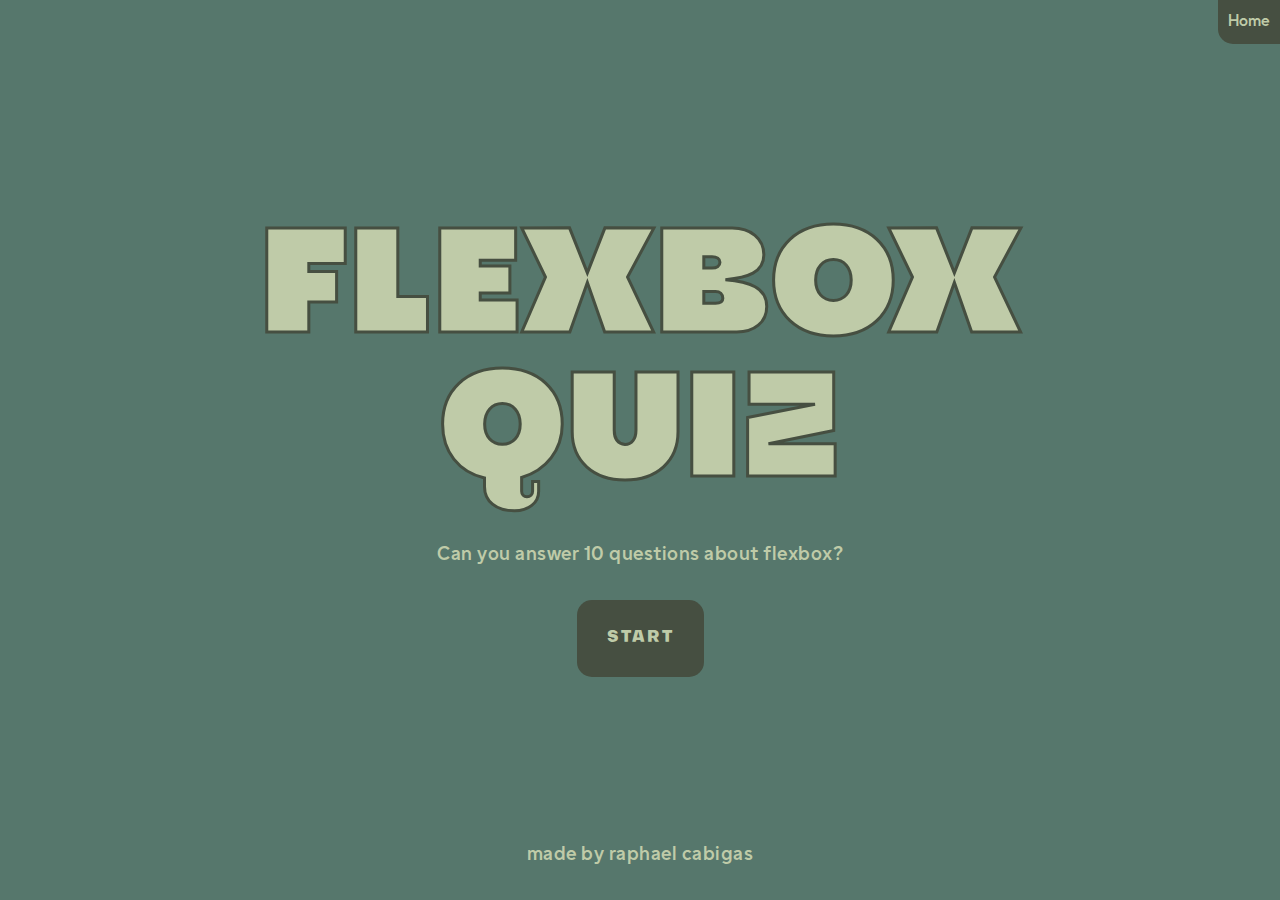
<file: Class-Activities/Flexbox/quiz.html>
<!DOCTYPE html>
<html lang="en">

<head>
    <meta charset="UTF-8">
    <meta name="viewport" content="width=device-width, initial-scale=1.0">
    <title>Flexbox Quiz</title>
    <link rel="stylesheet" href="./styles/style.css">
    <link rel="stylesheet" href="./styles/quiz.css">
</head>

<body>
    <header>
        <div class="question-number">
            <p>1 out of 10</p>
        </div>
        <a href="index.html">Home</a>
    </header>
    <button class="next-btn">Next</button>
    <main>
        <!-----START SECTION----->
        <section class="starting-ctr">
            <h1>Flexbox Quiz</h1>
            <p>made by raphael cabigas</p>
            <p>Can you answer 10 questions about flexbox?</p>
            <button class="screen-btn">Start</button>
        </section>
        <!-----SCORE SECTION----->
        <section class="score-ctr">
            <h2>YOUR SCORE IS</h2>
            <p>0 out of 5</p>
            <button class="screen-btn">Again?</button>
        </section>
        <!-----QUIZ SECTION----->
        <article class="question">
            <h2></h2>
            <ul class="choices-ctr">
                <li>
                    <button class="choice"></button>
                </li>
                <li>
                    <button class="choice"></button>
                </li>
                <li>
                    <button class="choice"></button>
                </li>
                <li>
                    <button class="choice"></button>
                </li>
            </ul>
        </article>
    </main>
</body>
<!-- type module is used so that imports and exports can be used -->
<script type="module" src="./scripts/quiz.js"></script>

</html>
</file>
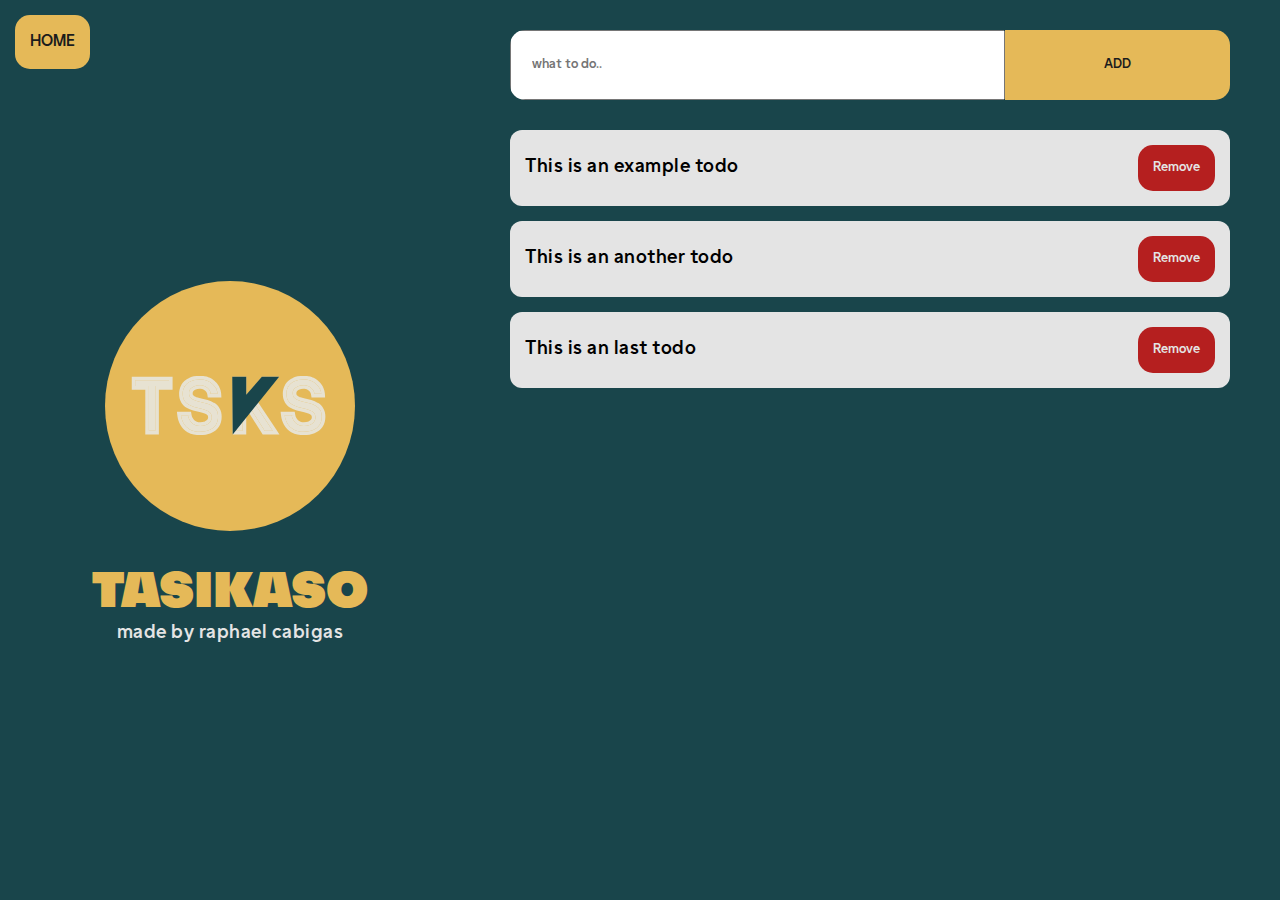
<file: Class-Activities/Flexbox/todolist.html>
<!DOCTYPE html>
<html lang="en">

<head>
    <meta charset="UTF-8">
    <meta name="viewport" content="width=device-width, initial-scale=1.0">
    <title>To-do List</title>
    <link rel="stylesheet" href="./styles/style.css">
    <link rel="stylesheet" href="./styles/todolist.css">
</head>

<body>
    <a href="./index.html">Home</a>
    <main>
        <section class="logo-ctr">
            <svg class="logo" width="277" height="277" viewBox="0 0 277 277" fill="none"
                xmlns="http://www.w3.org/2000/svg">
                <circle cx="138.5" cy="138.5" r="138.5" fill="#E5B958" />
                <mask id="path-2-outside-1_139_529" maskUnits="userSpaceOnUse" x="29" y="105" width="216" height="66"
                    fill="black">
                    <rect fill="white" x="29" y="105" width="216" height="66" />
                    <path
                        d="M48.6422 166V116.4H33.4422V110H70.8822V116.4H55.6822V166H48.6422ZM105.444 166.96C100.804 166.96 96.9641 166.107 93.9241 164.4C90.9374 162.64 88.6441 160.373 87.0441 157.6C85.4974 154.827 84.5374 151.92 84.1641 148.88H91.9241C92.5107 152.293 93.9774 155.067 96.3241 157.2C98.6707 159.333 101.711 160.453 105.444 160.56C107.791 160.56 109.924 160.187 111.844 159.44C113.817 158.64 115.391 157.547 116.564 156.16C117.737 154.72 118.297 153.04 118.244 151.12C118.244 148.933 117.657 147.227 116.484 146C115.311 144.773 113.764 143.813 111.844 143.12C109.977 142.427 107.897 141.84 105.604 141.36C103.311 140.827 101.017 140.24 98.7241 139.6C96.4307 138.96 94.3241 138.08 92.4041 136.96C90.5374 135.84 89.0174 134.32 87.8441 132.4C86.6707 130.427 86.0841 127.867 86.0841 124.72C86.0841 122 86.7507 119.44 88.0841 117.04C89.4707 114.64 91.5774 112.72 94.4041 111.28C97.2307 109.787 100.831 109.04 105.204 109.04C108.244 109.04 110.937 109.52 113.284 110.48C115.684 111.44 117.711 112.72 119.364 114.32C121.071 115.867 122.351 117.573 123.204 119.44C124.111 121.307 124.617 123.147 124.724 124.96H117.284C117.017 123.36 116.404 121.84 115.444 120.4C114.484 118.96 113.097 117.787 111.284 116.88C109.524 115.92 107.311 115.44 104.644 115.44C102.671 115.44 100.804 115.787 99.0441 116.48C97.2841 117.173 95.8441 118.187 94.7241 119.52C93.6574 120.853 93.1241 122.453 93.1241 124.32C93.1241 126.453 93.7107 128.133 94.8841 129.36C96.0574 130.587 97.5774 131.547 99.4441 132.24C101.364 132.933 103.471 133.547 105.764 134.08C108.057 134.613 110.351 135.2 112.644 135.84C114.937 136.48 117.017 137.36 118.884 138.48C120.804 139.6 122.351 141.12 123.524 143.04C124.697 144.907 125.284 147.36 125.284 150.4C125.284 154.027 124.431 157.093 122.724 159.6C121.017 162.053 118.671 163.893 115.684 165.12C112.751 166.347 109.337 166.96 105.444 166.96ZM145.452 166V110H152.492V137.12L175.852 110H184.412L164.412 133.68L185.852 166H176.892L159.532 138.56L152.492 146.64V166H145.452ZM220.35 166.96C215.71 166.96 211.87 166.107 208.83 164.4C205.844 162.64 203.55 160.373 201.95 157.6C200.404 154.827 199.444 151.92 199.07 148.88H206.83C207.417 152.293 208.884 155.067 211.23 157.2C213.577 159.333 216.617 160.453 220.35 160.56C222.697 160.56 224.83 160.187 226.75 159.44C228.724 158.64 230.297 157.547 231.47 156.16C232.644 154.72 233.204 153.04 233.15 151.12C233.15 148.933 232.564 147.227 231.39 146C230.217 144.773 228.67 143.813 226.75 143.12C224.884 142.427 222.804 141.84 220.51 141.36C218.217 140.827 215.924 140.24 213.63 139.6C211.337 138.96 209.23 138.08 207.31 136.96C205.444 135.84 203.924 134.32 202.75 132.4C201.577 130.427 200.99 127.867 200.99 124.72C200.99 122 201.657 119.44 202.99 117.04C204.377 114.64 206.484 112.72 209.31 111.28C212.137 109.787 215.737 109.04 220.11 109.04C223.15 109.04 225.844 109.52 228.19 110.48C230.59 111.44 232.617 112.72 234.27 114.32C235.977 115.867 237.257 117.573 238.11 119.44C239.017 121.307 239.524 123.147 239.63 124.96H232.19C231.924 123.36 231.31 121.84 230.35 120.4C229.39 118.96 228.004 117.787 226.19 116.88C224.43 115.92 222.217 115.44 219.55 115.44C217.577 115.44 215.71 115.787 213.95 116.48C212.19 117.173 210.75 118.187 209.63 119.52C208.564 120.853 208.03 122.453 208.03 124.32C208.03 126.453 208.617 128.133 209.79 129.36C210.964 130.587 212.484 131.547 214.35 132.24C216.27 132.933 218.377 133.547 220.67 134.08C222.964 134.613 225.257 135.2 227.55 135.84C229.844 136.48 231.924 137.36 233.79 138.48C235.71 139.6 237.257 141.12 238.43 143.04C239.604 144.907 240.19 147.36 240.19 150.4C240.19 154.027 239.337 157.093 237.63 159.6C235.924 162.053 233.577 163.893 230.59 165.12C227.657 166.347 224.244 166.96 220.35 166.96Z" />
                </mask>
                <path
                    d="M48.6422 166V116.4H33.4422V110H70.8822V116.4H55.6822V166H48.6422ZM105.444 166.96C100.804 166.96 96.9641 166.107 93.9241 164.4C90.9374 162.64 88.6441 160.373 87.0441 157.6C85.4974 154.827 84.5374 151.92 84.1641 148.88H91.9241C92.5107 152.293 93.9774 155.067 96.3241 157.2C98.6707 159.333 101.711 160.453 105.444 160.56C107.791 160.56 109.924 160.187 111.844 159.44C113.817 158.64 115.391 157.547 116.564 156.16C117.737 154.72 118.297 153.04 118.244 151.12C118.244 148.933 117.657 147.227 116.484 146C115.311 144.773 113.764 143.813 111.844 143.12C109.977 142.427 107.897 141.84 105.604 141.36C103.311 140.827 101.017 140.24 98.7241 139.6C96.4307 138.96 94.3241 138.08 92.4041 136.96C90.5374 135.84 89.0174 134.32 87.8441 132.4C86.6707 130.427 86.0841 127.867 86.0841 124.72C86.0841 122 86.7507 119.44 88.0841 117.04C89.4707 114.64 91.5774 112.72 94.4041 111.28C97.2307 109.787 100.831 109.04 105.204 109.04C108.244 109.04 110.937 109.52 113.284 110.48C115.684 111.44 117.711 112.72 119.364 114.32C121.071 115.867 122.351 117.573 123.204 119.44C124.111 121.307 124.617 123.147 124.724 124.96H117.284C117.017 123.36 116.404 121.84 115.444 120.4C114.484 118.96 113.097 117.787 111.284 116.88C109.524 115.92 107.311 115.44 104.644 115.44C102.671 115.44 100.804 115.787 99.0441 116.48C97.2841 117.173 95.8441 118.187 94.7241 119.52C93.6574 120.853 93.1241 122.453 93.1241 124.32C93.1241 126.453 93.7107 128.133 94.8841 129.36C96.0574 130.587 97.5774 131.547 99.4441 132.24C101.364 132.933 103.471 133.547 105.764 134.08C108.057 134.613 110.351 135.2 112.644 135.84C114.937 136.48 117.017 137.36 118.884 138.48C120.804 139.6 122.351 141.12 123.524 143.04C124.697 144.907 125.284 147.36 125.284 150.4C125.284 154.027 124.431 157.093 122.724 159.6C121.017 162.053 118.671 163.893 115.684 165.12C112.751 166.347 109.337 166.96 105.444 166.96ZM145.452 166V110H152.492V137.12L175.852 110H184.412L164.412 133.68L185.852 166H176.892L159.532 138.56L152.492 146.64V166H145.452ZM220.35 166.96C215.71 166.96 211.87 166.107 208.83 164.4C205.844 162.64 203.55 160.373 201.95 157.6C200.404 154.827 199.444 151.92 199.07 148.88H206.83C207.417 152.293 208.884 155.067 211.23 157.2C213.577 159.333 216.617 160.453 220.35 160.56C222.697 160.56 224.83 160.187 226.75 159.44C228.724 158.64 230.297 157.547 231.47 156.16C232.644 154.72 233.204 153.04 233.15 151.12C233.15 148.933 232.564 147.227 231.39 146C230.217 144.773 228.67 143.813 226.75 143.12C224.884 142.427 222.804 141.84 220.51 141.36C218.217 140.827 215.924 140.24 213.63 139.6C211.337 138.96 209.23 138.08 207.31 136.96C205.444 135.84 203.924 134.32 202.75 132.4C201.577 130.427 200.99 127.867 200.99 124.72C200.99 122 201.657 119.44 202.99 117.04C204.377 114.64 206.484 112.72 209.31 111.28C212.137 109.787 215.737 109.04 220.11 109.04C223.15 109.04 225.844 109.52 228.19 110.48C230.59 111.44 232.617 112.72 234.27 114.32C235.977 115.867 237.257 117.573 238.11 119.44C239.017 121.307 239.524 123.147 239.63 124.96H232.19C231.924 123.36 231.31 121.84 230.35 120.4C229.39 118.96 228.004 117.787 226.19 116.88C224.43 115.92 222.217 115.44 219.55 115.44C217.577 115.44 215.71 115.787 213.95 116.48C212.19 117.173 210.75 118.187 209.63 119.52C208.564 120.853 208.03 122.453 208.03 124.32C208.03 126.453 208.617 128.133 209.79 129.36C210.964 130.587 212.484 131.547 214.35 132.24C216.27 132.933 218.377 133.547 220.67 134.08C222.964 134.613 225.257 135.2 227.55 135.84C229.844 136.48 231.924 137.36 233.79 138.48C235.71 139.6 237.257 141.12 238.43 143.04C239.604 144.907 240.19 147.36 240.19 150.4C240.19 154.027 239.337 157.093 237.63 159.6C235.924 162.053 233.577 163.893 230.59 165.12C227.657 166.347 224.244 166.96 220.35 166.96Z"
                    fill="#E7E2D2" />
                <path
                    d="M48.6422 166H44.6422V170H48.6422V166ZM48.6422 116.4H52.6422V112.4H48.6422V116.4ZM33.4422 116.4H29.4422V120.4H33.4422V116.4ZM33.4422 110V106H29.4422V110H33.4422ZM70.8822 110H74.8822V106H70.8822V110ZM70.8822 116.4V120.4H74.8822V116.4H70.8822ZM55.6822 116.4V112.4H51.6822V116.4H55.6822ZM55.6822 166V170H59.6822V166H55.6822ZM52.6422 166V116.4H44.6422V166H52.6422ZM48.6422 112.4H33.4422V120.4H48.6422V112.4ZM37.4422 116.4V110H29.4422V116.4H37.4422ZM33.4422 114H70.8822V106H33.4422V114ZM66.8822 110V116.4H74.8822V110H66.8822ZM70.8822 112.4H55.6822V120.4H70.8822V112.4ZM51.6822 116.4V166H59.6822V116.4H51.6822ZM55.6822 162H48.6422V170H55.6822V162ZM93.9241 164.4L91.8933 167.846L91.9294 167.867L91.9659 167.888L93.9241 164.4ZM87.0441 157.6L83.5506 159.548L83.5648 159.574L83.5793 159.599L87.0441 157.6ZM84.1641 148.88V144.88H79.6428L80.1939 149.368L84.1641 148.88ZM91.9241 148.88L95.8663 148.202L95.2952 144.88H91.9241V148.88ZM96.3241 157.2L99.0148 154.24L96.3241 157.2ZM105.444 160.56L105.33 164.558L105.387 164.56H105.444V160.56ZM111.844 159.44L113.294 163.168L113.32 163.158L113.347 163.147L111.844 159.44ZM116.564 156.16L119.618 158.744L119.642 158.715L119.665 158.687L116.564 156.16ZM118.244 151.12H114.244V151.176L114.246 151.231L118.244 151.12ZM116.484 146L119.375 143.235V143.235L116.484 146ZM111.844 143.12L110.451 146.87L110.468 146.876L110.485 146.882L111.844 143.12ZM105.604 141.36L104.698 145.256L104.741 145.266L104.785 145.275L105.604 141.36ZM92.4041 136.96L90.3461 140.39L90.3673 140.403L90.3886 140.415L92.4041 136.96ZM87.8441 132.4L84.4059 134.444L84.4183 134.465L84.4309 134.486L87.8441 132.4ZM88.0841 117.04L84.6206 115.039L84.6038 115.068L84.5874 115.097L88.0841 117.04ZM94.4041 111.28L96.2198 114.844L96.2463 114.831L96.2725 114.817L94.4041 111.28ZM113.284 110.48L111.77 114.182L111.784 114.188L111.799 114.194L113.284 110.48ZM119.364 114.32L116.582 117.194L116.629 117.24L116.678 117.284L119.364 114.32ZM123.204 119.44L119.566 121.103L119.586 121.146L119.606 121.188L123.204 119.44ZM124.724 124.96V128.96H128.966L128.717 124.725L124.724 124.96ZM117.284 124.96L113.338 125.618L113.896 128.96H117.284V124.96ZM115.444 120.4L118.772 118.181V118.181L115.444 120.4ZM111.284 116.88L109.369 120.392L109.431 120.426L109.495 120.458L111.284 116.88ZM94.7241 119.52L91.6612 116.947L91.6305 116.984L91.6006 117.021L94.7241 119.52ZM94.8841 129.36L97.7746 126.595V126.595L94.8841 129.36ZM99.4441 132.24L98.0513 135.99L98.0684 135.996L98.0855 136.002L99.4441 132.24ZM105.764 134.08L106.67 130.184L105.764 134.08ZM112.644 135.84L111.569 139.693H111.569L112.644 135.84ZM118.884 138.48L116.826 141.91L116.847 141.923L116.869 141.935L118.884 138.48ZM123.524 143.04L120.111 145.126L120.124 145.147L120.138 145.169L123.524 143.04ZM122.724 159.6L126.008 161.884L126.019 161.868L126.03 161.851L122.724 159.6ZM115.684 165.12L114.164 161.42L114.153 161.425L114.141 161.43L115.684 165.12ZM105.444 162.96C101.271 162.96 98.1585 162.19 95.8822 160.912L91.9659 167.888C95.7696 170.023 100.337 170.96 105.444 170.96V162.96ZM95.9548 160.954C93.5124 159.515 91.7355 157.727 90.5088 155.601L83.5793 159.599C85.5526 163.019 88.3624 165.765 91.8933 167.846L95.9548 160.954ZM90.5375 155.652C89.2332 153.313 88.4422 150.9 88.1342 148.392L80.1939 149.368C80.6326 152.94 81.7616 156.34 83.5506 159.548L90.5375 155.652ZM84.1641 152.88H91.9241V144.88H84.1641V152.88ZM87.9819 149.558C88.7048 153.764 90.565 157.37 93.6334 160.16L99.0148 154.24C97.3898 152.763 96.3166 150.823 95.8663 148.202L87.9819 149.558ZM93.6334 160.16C96.8091 163.047 100.82 164.43 105.33 164.558L105.558 156.562C102.602 156.477 100.532 155.62 99.0148 154.24L93.6334 160.16ZM105.444 164.56C108.218 164.56 110.852 164.118 113.294 163.168L110.394 155.712C108.996 156.256 107.363 156.56 105.444 156.56V164.56ZM113.347 163.147C115.817 162.146 117.959 160.704 119.618 158.744L113.511 153.576C112.822 154.39 111.818 155.134 110.341 155.733L113.347 163.147ZM119.665 158.687C121.466 156.476 122.321 153.852 122.243 151.009L114.246 151.231C114.273 152.228 114.009 152.964 113.463 153.633L119.665 158.687ZM122.244 151.12C122.244 148.212 121.448 145.403 119.375 143.235L113.593 148.765C113.867 149.051 114.244 149.655 114.244 151.12H122.244ZM119.375 143.235C117.696 141.481 115.587 140.219 113.203 139.358L110.485 146.882C111.941 147.408 112.925 148.066 113.593 148.765L119.375 143.235ZM113.237 139.37C111.154 138.597 108.879 137.959 106.424 137.445L104.785 145.275C106.916 145.721 108.801 146.257 110.451 146.87L113.237 139.37ZM106.51 137.464C104.274 136.944 102.037 136.372 99.7993 135.747L97.6489 143.453C99.9976 144.108 102.347 144.709 104.698 145.256L106.51 137.464ZM99.7993 135.747C97.8118 135.193 96.0242 134.441 94.4195 133.505L90.3886 140.415C92.6239 141.719 95.0497 142.727 97.6489 143.453L99.7993 135.747ZM94.462 133.53C93.1679 132.754 92.1056 131.703 91.2572 130.314L84.4309 134.486C85.9292 136.937 87.9069 138.926 90.3461 140.39L94.462 133.53ZM91.2822 130.356C90.5885 129.189 90.0841 127.403 90.0841 124.72H82.0841C82.0841 128.33 82.753 131.664 84.4059 134.444L91.2822 130.356ZM90.0841 124.72C90.0841 122.686 90.5742 120.794 91.5807 118.983L84.5874 115.097C82.9272 118.086 82.0841 121.314 82.0841 124.72H90.0841ZM91.5475 119.041C92.4939 117.403 93.9796 115.985 96.2198 114.844L92.5884 107.716C89.1751 109.455 86.4476 111.877 84.6206 115.039L91.5475 119.041ZM96.2725 114.817C98.3509 113.719 101.254 113.04 105.204 113.04V105.04C100.407 105.04 96.1106 105.855 92.5356 107.743L96.2725 114.817ZM105.204 113.04C107.826 113.04 109.989 113.454 111.77 114.182L114.799 106.778C111.886 105.586 108.662 105.04 105.204 105.04V113.04ZM111.799 114.194C113.775 114.985 115.346 115.998 116.582 117.194L122.146 111.446C120.076 109.442 117.593 107.895 114.77 106.766L111.799 114.194ZM116.678 117.284C118.032 118.511 118.965 119.787 119.566 121.103L126.842 117.777C125.737 115.36 124.11 113.223 122.05 111.356L116.678 117.284ZM119.606 121.188C120.315 122.648 120.659 123.976 120.731 125.195L128.717 124.725C128.576 122.317 127.906 119.965 126.802 117.692L119.606 121.188ZM124.724 120.96H117.284V128.96H124.724V120.96ZM121.23 124.302C120.864 122.107 120.025 120.06 118.772 118.181L112.116 122.619C112.783 123.62 113.171 124.613 113.338 125.618L121.23 124.302ZM118.772 118.181C117.365 116.07 115.401 114.466 113.073 113.302L109.495 120.458C110.793 121.107 111.604 121.85 112.116 122.619L118.772 118.181ZM113.199 113.368C110.69 112 107.767 111.44 104.644 111.44V119.44C106.854 119.44 108.358 119.84 109.369 120.392L113.199 113.368ZM104.644 111.44C102.191 111.44 99.8249 111.873 97.578 112.758L100.51 120.202C101.783 119.7 103.151 119.44 104.644 119.44V111.44ZM97.578 112.758C95.2532 113.674 93.2459 115.061 91.6612 116.947L97.7869 122.093C98.4422 121.313 99.3149 120.672 100.51 120.202L97.578 112.758ZM91.6006 117.021C89.9126 119.131 89.1241 121.635 89.1241 124.32H97.1241C97.1241 123.271 97.4022 122.575 97.8475 122.019L91.6006 117.021ZM89.1241 124.32C89.1241 127.206 89.9373 129.975 91.9935 132.125L97.7746 126.595C97.4842 126.291 97.1241 125.7 97.1241 124.32H89.1241ZM91.9935 132.125C93.6517 133.858 95.715 135.122 98.0513 135.99L100.837 128.49C99.4398 127.971 98.4631 127.315 97.7746 126.595L91.9935 132.125ZM98.0855 136.002C100.174 136.756 102.434 137.412 104.858 137.976L106.67 130.184C104.507 129.681 102.554 129.11 100.803 128.478L98.0855 136.002ZM104.858 137.976C107.094 138.496 109.331 139.068 111.569 139.693L113.719 131.987C111.37 131.332 109.021 130.731 106.67 130.184L104.858 137.976ZM111.569 139.693C113.549 140.245 115.294 140.991 116.826 141.91L120.942 135.05C118.741 133.729 116.326 132.715 113.719 131.987L111.569 139.693ZM116.869 141.935C118.209 142.717 119.279 143.764 120.111 145.126L126.937 140.954C125.423 138.476 123.399 136.483 120.9 135.025L116.869 141.935ZM120.138 145.169C120.785 146.199 121.284 147.838 121.284 150.4H129.284C129.284 146.882 128.609 143.614 126.911 140.911L120.138 145.169ZM121.284 150.4C121.284 153.384 120.59 155.627 119.418 157.349L126.03 161.851C128.272 158.56 129.284 154.669 129.284 150.4H121.284ZM119.44 157.316C118.209 159.086 116.499 160.461 114.164 161.42L117.204 168.82C120.843 167.326 123.826 165.02 126.008 161.884L119.44 157.316ZM114.141 161.43C111.793 162.412 108.923 162.96 105.444 162.96V170.96C109.752 170.96 113.709 170.282 117.227 168.81L114.141 161.43ZM145.452 166H141.452V170H145.452V166ZM145.452 110V106H141.452V110H145.452ZM152.492 110H156.492V106H152.492V110ZM152.492 137.12H148.492V147.893L155.522 139.731L152.492 137.12ZM175.852 110V106H174.018L172.821 107.389L175.852 110ZM184.412 110L187.467 112.581L193.026 106H184.412V110ZM164.412 133.68L161.356 131.099L159.42 133.391L161.078 135.891L164.412 133.68ZM185.852 166V170H193.305L189.185 163.789L185.852 166ZM176.892 166L173.511 168.139L174.689 170H176.892V166ZM159.532 138.56L162.912 136.421L160.042 131.885L156.516 135.932L159.532 138.56ZM152.492 146.64L149.476 144.012L148.492 145.142V146.64H152.492ZM152.492 166V170H156.492V166H152.492ZM149.452 166V110H141.452V166H149.452ZM145.452 114H152.492V106H145.452V114ZM148.492 110V137.12H156.492V110H148.492ZM155.522 139.731L178.882 112.611L172.821 107.389L149.461 134.509L155.522 139.731ZM175.852 114H184.412V106H175.852V114ZM181.356 107.419L161.356 131.099L167.467 136.261L187.467 112.581L181.356 107.419ZM161.078 135.891L182.518 168.211L189.185 163.789L167.745 131.469L161.078 135.891ZM185.852 162H176.892V170H185.852V162ZM180.272 163.861L162.912 136.421L156.151 140.699L173.511 168.139L180.272 163.861ZM156.516 135.932L149.476 144.012L155.507 149.268L162.547 141.188L156.516 135.932ZM148.492 146.64V166H156.492V146.64H148.492ZM152.492 162H145.452V170H152.492V162ZM208.83 164.4L206.8 167.846L206.836 167.867L206.872 167.888L208.83 164.4ZM201.95 157.6L198.457 159.548L198.471 159.574L198.486 159.599L201.95 157.6ZM199.07 148.88V144.88H194.549L195.1 149.368L199.07 148.88ZM206.83 148.88L210.773 148.202L210.201 144.88H206.83V148.88ZM211.23 157.2L213.921 154.24L211.23 157.2ZM220.35 160.56L220.236 164.558L220.293 164.56H220.35V160.56ZM226.75 159.44L228.2 163.168L228.227 163.158L228.253 163.147L226.75 159.44ZM231.47 156.16L234.524 158.744L234.548 158.715L234.571 158.687L231.47 156.16ZM233.15 151.12H229.15V151.176L229.152 151.231L233.15 151.12ZM231.39 146L234.281 143.235V143.235L231.39 146ZM226.75 143.12L225.358 146.87L225.375 146.876L225.392 146.882L226.75 143.12ZM220.51 141.36L219.604 145.256L219.647 145.266L219.691 145.275L220.51 141.36ZM207.31 136.96L205.252 140.39L205.273 140.403L205.295 140.415L207.31 136.96ZM202.75 132.4L199.312 134.444L199.325 134.465L199.337 134.486L202.75 132.4ZM202.99 117.04L199.527 115.039L199.51 115.068L199.494 115.097L202.99 117.04ZM209.31 111.28L211.126 114.844L211.153 114.831L211.179 114.817L209.31 111.28ZM228.19 110.48L226.676 114.182L226.69 114.188L226.705 114.194L228.19 110.48ZM234.27 114.32L231.489 117.194L231.536 117.24L231.584 117.284L234.27 114.32ZM238.11 119.44L234.472 121.103L234.492 121.146L234.512 121.188L238.11 119.44ZM239.63 124.96V128.96H243.873L243.623 124.725L239.63 124.96ZM232.19 124.96L228.245 125.618L228.802 128.96H232.19V124.96ZM230.35 120.4L233.679 118.181V118.181L230.35 120.4ZM226.19 116.88L224.275 120.392L224.338 120.426L224.401 120.458L226.19 116.88ZM209.63 119.52L206.567 116.947L206.537 116.984L206.507 117.021L209.63 119.52ZM209.79 129.36L212.681 126.595V126.595L209.79 129.36ZM214.35 132.24L212.958 135.99L212.975 135.996L212.992 136.002L214.35 132.24ZM220.67 134.08L221.576 130.184L220.67 134.08ZM227.55 135.84L226.475 139.693L227.55 135.84ZM233.79 138.48L231.732 141.91L231.754 141.923L231.775 141.935L233.79 138.48ZM238.43 143.04L235.017 145.126L235.03 145.147L235.044 145.169L238.43 143.04ZM237.63 159.6L240.914 161.884L240.925 161.868L240.937 161.851L237.63 159.6ZM230.59 165.12L229.071 161.42L229.059 161.425L229.047 161.43L230.59 165.12ZM220.35 162.96C216.177 162.96 213.065 162.19 210.788 160.912L206.872 167.888C210.676 170.023 215.244 170.96 220.35 170.96V162.96ZM210.861 160.954C208.419 159.515 206.642 157.727 205.415 155.601L198.486 159.599C200.459 163.019 203.269 165.765 206.8 167.846L210.861 160.954ZM205.444 155.652C204.139 153.313 203.348 150.9 203.04 148.392L195.1 149.368C195.539 152.94 196.668 156.34 198.457 159.548L205.444 155.652ZM199.07 152.88H206.83V144.88H199.07V152.88ZM202.888 149.558C203.611 153.764 205.471 157.37 208.54 160.16L213.921 154.24C212.296 152.763 211.223 150.823 210.773 148.202L202.888 149.558ZM208.54 160.16C211.715 163.047 215.726 164.43 220.236 164.558L220.465 156.562C217.508 156.477 215.439 155.62 213.921 154.24L208.54 160.16ZM220.35 164.56C223.125 164.56 225.758 164.118 228.2 163.168L225.301 155.712C223.902 156.256 222.269 156.56 220.35 156.56V164.56ZM228.253 163.147C230.723 162.146 232.866 160.704 234.524 158.744L228.417 153.576C227.728 154.39 226.724 155.134 225.247 155.733L228.253 163.147ZM234.571 158.687C236.372 156.476 237.228 153.852 237.149 151.009L229.152 151.231C229.18 152.228 228.915 152.964 228.369 153.633L234.571 158.687ZM237.15 151.12C237.15 148.212 236.354 145.403 234.281 143.235L228.5 148.765C228.773 149.051 229.15 149.655 229.15 151.12H237.15ZM234.281 143.235C232.603 141.481 230.493 140.219 228.109 139.358L225.392 146.882C226.847 147.408 227.831 148.066 228.5 148.765L234.281 143.235ZM228.143 139.37C226.06 138.597 223.785 137.959 221.33 137.445L219.691 145.275C221.822 145.721 223.707 146.257 225.358 146.87L228.143 139.37ZM221.416 137.464C219.18 136.944 216.943 136.372 214.706 135.747L212.555 143.453C214.904 144.108 217.254 144.709 219.604 145.256L221.416 137.464ZM214.706 135.747C212.718 135.193 210.93 134.441 209.326 133.505L205.295 140.415C207.53 141.719 209.956 142.727 212.555 143.453L214.706 135.747ZM209.368 133.53C208.074 132.754 207.012 131.703 206.163 130.314L199.337 134.486C200.835 136.937 202.813 138.926 205.252 140.39L209.368 133.53ZM206.188 130.356C205.495 129.189 204.99 127.403 204.99 124.72H196.99C196.99 128.33 197.659 131.664 199.312 134.444L206.188 130.356ZM204.99 124.72C204.99 122.686 205.48 120.794 206.487 118.983L199.494 115.097C197.833 118.086 196.99 121.314 196.99 124.72H204.99ZM206.454 119.041C207.4 117.403 208.886 115.985 211.126 114.844L207.495 107.716C204.081 109.455 201.354 111.877 199.527 115.039L206.454 119.041ZM211.179 114.817C213.257 113.719 216.16 113.04 220.11 113.04V105.04C215.314 105.04 211.017 105.855 207.442 107.743L211.179 114.817ZM220.11 113.04C222.732 113.04 224.895 113.454 226.676 114.182L229.705 106.778C226.792 105.586 223.569 105.04 220.11 105.04V113.04ZM226.705 114.194C228.682 114.985 230.252 115.998 231.489 117.194L237.052 111.446C234.982 109.442 232.499 107.895 229.676 106.766L226.705 114.194ZM231.584 117.284C232.938 118.511 233.871 119.787 234.472 121.103L241.748 117.777C240.643 115.36 239.016 113.223 236.956 111.356L231.584 117.284ZM234.512 121.188C235.222 122.648 235.566 123.976 235.637 125.195L243.623 124.725C243.482 122.317 242.812 119.965 241.708 117.692L234.512 121.188ZM239.63 120.96H232.19V128.96H239.63V120.96ZM236.136 124.302C235.77 122.107 234.931 120.06 233.679 118.181L227.022 122.619C227.69 123.62 228.077 124.613 228.245 125.618L236.136 124.302ZM233.679 118.181C232.271 116.07 230.308 114.466 227.979 113.302L224.401 120.458C225.7 121.107 226.51 121.85 227.022 122.619L233.679 118.181ZM228.106 113.368C225.596 112 222.673 111.44 219.55 111.44V119.44C221.76 119.44 223.265 119.84 224.275 120.392L228.106 113.368ZM219.55 111.44C217.097 111.44 214.731 111.873 212.484 112.758L215.416 120.202C216.689 119.7 218.057 119.44 219.55 119.44V111.44ZM212.484 112.758C210.159 113.674 208.152 115.061 206.567 116.947L212.693 122.093C213.348 121.313 214.221 120.672 215.416 120.202L212.484 112.758ZM206.507 117.021C204.819 119.131 204.03 121.635 204.03 124.32H212.03C212.03 123.271 212.308 122.575 212.754 122.019L206.507 117.021ZM204.03 124.32C204.03 127.206 204.844 129.975 206.9 132.125L212.681 126.595C212.39 126.291 212.03 125.7 212.03 124.32H204.03ZM206.9 132.125C208.558 133.858 210.621 135.122 212.958 135.99L215.743 128.49C214.346 127.971 213.369 127.315 212.681 126.595L206.9 132.125ZM212.992 136.002C215.08 136.756 217.34 137.412 219.764 137.976L221.576 130.184C219.414 129.681 217.46 129.11 215.709 128.478L212.992 136.002ZM219.764 137.976C222 138.496 224.237 139.068 226.475 139.693L228.626 131.987C226.277 131.332 223.927 130.731 221.576 130.184L219.764 137.976ZM226.475 139.693C228.455 140.245 230.2 140.991 231.732 141.91L235.848 135.05C233.647 133.729 231.232 132.715 228.626 131.987L226.475 139.693ZM231.775 141.935C233.115 142.717 234.185 143.764 235.017 145.126L241.843 140.954C240.329 138.476 238.305 136.483 235.806 135.025L231.775 141.935ZM235.044 145.169C235.692 146.199 236.19 147.838 236.19 150.4H244.19C244.19 146.882 243.516 143.614 241.817 140.911L235.044 145.169ZM236.19 150.4C236.19 153.384 235.496 155.627 234.324 157.349L240.937 161.851C243.178 158.56 244.19 154.669 244.19 150.4H236.19ZM234.347 157.316C233.115 159.086 231.405 160.461 229.071 161.42L232.11 168.82C235.749 167.326 238.732 165.02 240.914 161.884L234.347 157.316ZM229.047 161.43C226.699 162.412 223.83 162.96 220.35 162.96V170.96C224.658 170.96 228.615 170.282 232.134 168.81L229.047 161.43Z"
                    fill="#E7E2D2" mask="url(#path-2-outside-1_139_529)" />
                <path d="M141 106H156.5V126L173.816 106H193L141.5 170L141 106Z" fill="#19454B" />
            </svg>
            <h1>tasikaso</h1>
            <p>made by raphael cabigas</p>
        </section>
        <section class="list">
            <form>
                <input class="add-input" type="text" placeholder="what to do..">
                <button>add</button>
            </form>
            <ul class="list-ctr">
                <li class="todo">
                    <p>This is an example todo</p>
                    <button class="remove-btn">Remove</button>
                </li>
                <li class="todo">
                    <p>This is an another todo</p>
                    <button class="remove-btn">Remove</button>
                </li>
                <li class="todo">
                    <p>This is an last todo</p>
                    <button class="remove-btn">Remove</button>
                </li>
            </ul>
        </section>
    </main>
</body>
<script src="./scripts/todolist.js"></script>

</html>
</file>
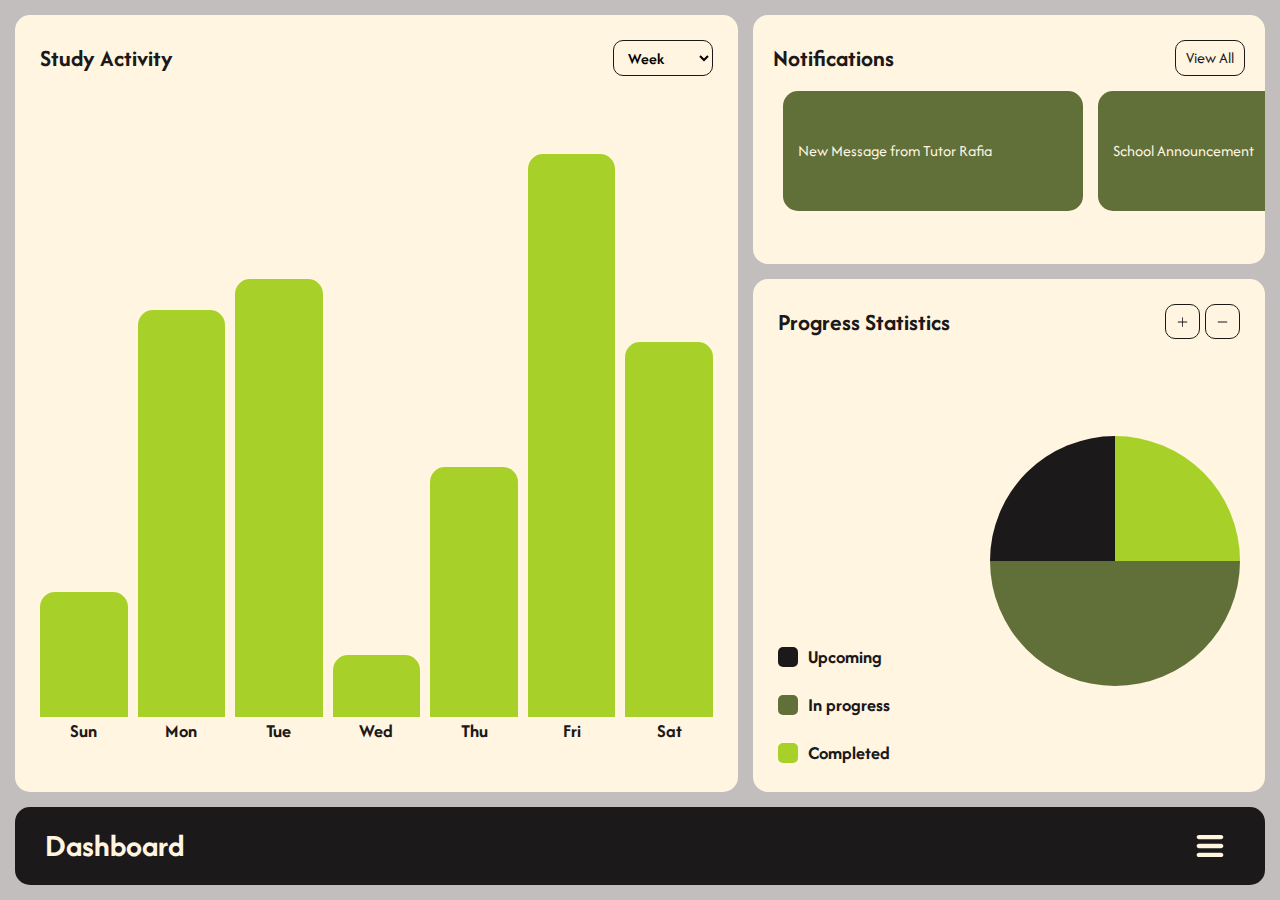
<file: Class-Activities/Grid/dashboard.html>
<!DOCTYPE html>
<html lang="en">

<head>
    <meta charset="UTF-8">
    <meta name="viewport" content="width=device-width, initial-scale=1.0">
    <title>Interface Dashboard</title>
    <link rel="stylesheet" href="./styles/dashboard.css">
    <link rel="preconnect" href="https://fonts.googleapis.com">
    <link rel="preconnect" href="https://fonts.gstatic.com" crossorigin>
    <link href="https://fonts.googleapis.com/css2?family=Afacad+Flux:wght@100..1000&display=swap" rel="stylesheet">

</head>

<body>
    <!-----Menu Sidebar----->
    <aside class="menu">
        <ul>
            <li><a href="#">Profile</a></li>
            <li><a href="#">Notifications</a></li>
            <li><a href="#">Courses</a></li>
            <li><a href="#">Calendar</a></li>
            <li><a href="#">Resources</a></li>
            <li><a href="#">Settings</a></li>
        </ul>
    </aside>
    <!-----Header----->
    <header>
        <h1>Dashboard</h1>
        <button id="menu-btn">
            <svg xmlns="http://www.w3.org/2000/svg" x="0px" y="0px" width="40" height="40" viewBox="0,0,256,256">
                <g fill="#fff5e0" fill-rule="nonzero" stroke="none" stroke-width="1" stroke-linecap="butt"
                    stroke-linejoin="miter" stroke-miterlimit="10" stroke-dasharray="" stroke-dashoffset="0"
                    font-family="none" font-weight="none" font-size="none" text-anchor="none"
                    style="mix-blend-mode: normal">
                    <g transform="scale(3.55556,3.55556)">
                        <path
                            d="M56,48c2.209,0 4,1.791 4,4c0,2.209 -1.791,4 -4,4c-1.202,0 -38.798,0 -40,0c-2.209,0 -4,-1.791 -4,-4c0,-2.209 1.791,-4 4,-4c1.202,0 38.798,0 40,0zM56,32c2.209,0 4,1.791 4,4c0,2.209 -1.791,4 -4,4c-1.202,0 -38.798,0 -40,0c-2.209,0 -4,-1.791 -4,-4c0,-2.209 1.791,-4 4,-4c1.202,0 38.798,0 40,0zM56,16c2.209,0 4,1.791 4,4c0,2.209 -1.791,4 -4,4c-1.202,0 -38.798,0 -40,0c-2.209,0 -4,-1.791 -4,-4c0,-2.209 1.791,-4 4,-4c1.202,0 38.798,0 40,0z">
                        </path>
                    </g>
                </g>
            </svg></button>
        </ul>
    </header>
    <!-----Dashboard Widgets----->
    <main>
        <section class="activity">
            <div class="widget-top">
                <h2>Study Activity</h2>
                <select name="" class="">
                    <option value="">Week</option>
                    <option value="">Month</option>
                </select>
            </div>
            <div class="activity-bars">
                <div class="time-act">
                    <h3>Sun</h3>
                    <div class="progress-bar bar-1"></div>
                </div>
                <div class="time-act">
                    <h3>Mon</h3>
                    <div class="progress-bar bar-2"></div>
                </div>
                <div class="time-act">
                    <h3>Tue</h3>
                    <div class="progress-bar bar-3"></div>
                </div>
                <div class="time-act">
                    <h3>Wed</h3>
                    <div class="progress-bar bar-4"></div>
                </div>
                <div class="time-act">
                    <h3>Thu</h3>
                    <div class="progress-bar bar-5"></div>
                </div>
                <div class="time-act">
                    <h3>Fri</h3>
                    <div class="progress-bar bar-6"></div>
                </div>
                <div class="time-act">
                    <h3>Sat</h3>
                    <div class="progress-bar bar-7"></div>
                </div>
            </div>
        </section>
        <section class="notifications">
            <div class="widget-top">
                <h2>Notifications</h2>
                <a href="">View All</a>
            </div>
            <div class="notifs-wrapper">
                <ul class="notifications-container">
                    <li>New Message from Tutor Rafia</li>
                    <li>School Announcement</li>
                    <li>New Message from Tutor Mary</li>
                    <li>Web Development Assessment 1 Deadline on Nov 14</li>
                    <li>Code Lab II resources updated</li>
                </ul>
            </div>
        </section>
        <section class="statistics">
            <div class="widget-top">
                <h2>Progress Statistics</h2>
                <div class="statistics-btns">
                    <button><svg xmlns="http://www.w3.org/2000/svg" width="20" height="20" fill="#1b1919"
                            viewBox="0 0 256 256">
                            <path
                                d="M224,128a8,8,0,0,1-8,8H136v80a8,8,0,0,1-16,0V136H40a8,8,0,0,1,0-16h80V40a8,8,0,0,1,16,0v80h80A8,8,0,0,1,224,128Z">
                            </path>
                        </svg></button>
                    <button><svg xmlns="http://www.w3.org/2000/svg" width="20" height="20" fill="#1b1919"
                            viewBox="0 0 256 256">
                            <path d="M224,128a8,8,0,0,1-8,8H40a8,8,0,0,1,0-16H216A8,8,0,0,1,224,128Z"></path>
                        </svg>
                    </button>
                </div>
            </div>
            <div class="statistics-container">
                <div class="statistics-details">
                    <div class="details-container">
                        <h3>Upcoming</h3>
                    </div>
                    <div class="details-container">
                        <h3>In progress</h3>
                    </div>
                    <div class="details-container">
                        <h3>Completed</h3>
                    </div>
                </div>
                <div class="pie">
                    <div class="upcoming">
                    </div>
                    <div class="completed">
                    </div>
                    <div class="in-progress">
                    </div>
                </div>
            </div>
        </section>
    </main>
</body>
<script src="./scripts/dashboard.js"></script>

</html>
</file>
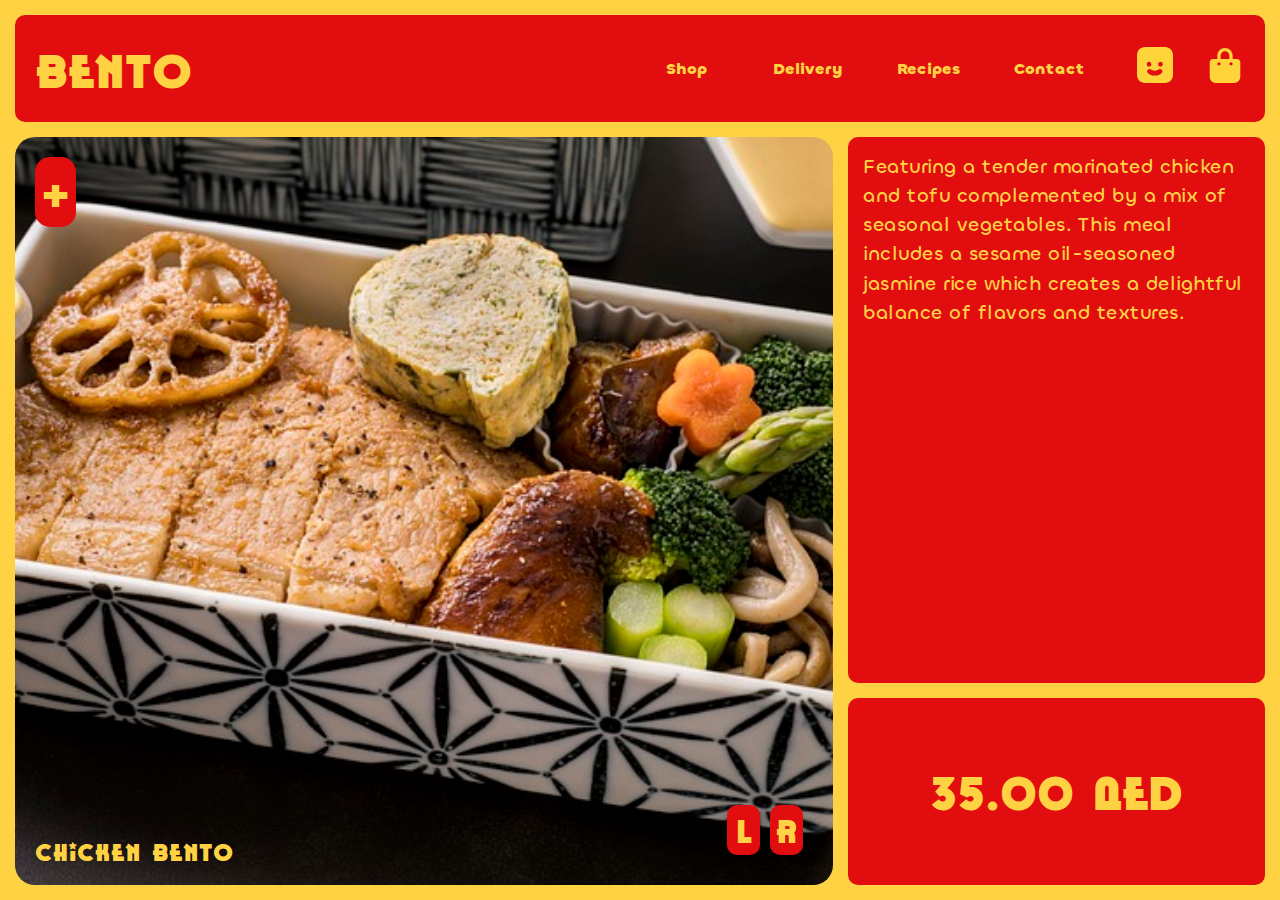
<file: Class-Activities/Grid/product.html>
<!DOCTYPE html>
<html lang="en">

<head>
    <meta charset="UTF-8">
    <meta name="viewport" content="width=device-width, initial-scale=1.0">
    <title>Product Page</title>
    <link rel="stylesheet" href="./styles/product.css">
</head>

<body>
    <!--Mobile Menu-->
    <nav class="menu">
        <ul>
            <li><a href="#">Shop</a></li>
            <li><a href="#">Delivery</a></li>
            <li><a href="#">Recipes</a></li>
            <li><a href="#">Contact</a></li>
        </ul>
    </nav>
    <header>
        <!-- Header/Navigation -->
        <a href="#" class="logo">BENTO</a>
        <!-- Header/Navigation -->
        <nav>
            <ul class="navigation">
                <li><a href="#">Shop</a></li>
                <li><a href="#">Delivery</a></li>
                <li><a href="#">Recipes</a></li>
                <li><a href="#">Contact</a></li>
            </ul>
            <ul class="nav-actions">
                <li><!--PROFILE BUTTON-->
                    <button class="profile-btn">
                        <svg width="100" height="100" viewBox="0 0 100 100" fill="#FFD43B"
                            xmlns="http://www.w3.org/2000/svg">
                            <path fill-rule="evenodd" clip-rule="evenodd"
                                d="M95 25C95 13.9543 86.0457 5 75 5H25C13.9543 5 5 13.9543 5 25V75C5 86.0457 13.9543 95 25 95H75C86.0457 95 95 86.0457 95 75V25ZM35.1765 53.7059C38.3927 53.7059 41 51.0986 41 47.8824C41 44.6661 38.3927 42.0588 35.1765 42.0588C31.9602 42.0588 29.353 44.6661 29.353 47.8824C29.353 51.0986 31.9602 53.7059 35.1765 53.7059ZM69.5882 47.8824C69.5882 51.0986 66.9809 53.7059 63.7647 53.7059C60.5484 53.7059 57.9411 51.0986 57.9411 47.8824C57.9411 44.6661 60.5484 42.0588 63.7647 42.0588C66.9809 42.0588 69.5882 44.6661 69.5882 47.8824ZM50.9992 64.1161C49.9876 64.2757 48.9536 64.2759 47.9421 64.1157C44.9219 63.6374 42.8772 62.5338 41.144 61.5982C39.5936 60.7612 38.2923 60.0588 36.7648 60.0588C33.2561 60.0588 30.4118 62.9031 30.4118 66.4118C30.4118 69.6828 34.5531 73.2968 41.5488 75.4871C42.5855 75.8118 43.6607 75.9986 44.7433 76.0893C44.9858 76.1096 45.224 76.1287 45.4579 76.1465C46.5187 76.3026 47.8758 76.3759 49.5832 76.3497C51.372 76.3768 52.7785 76.2974 53.8639 76.13C54.0237 76.1172 54.1856 76.1039 54.3494 76.09C55.4224 75.999 56.4877 75.8128 57.5155 75.4915C64.5196 73.3015 68.6663 69.685 68.6663 66.4118C68.6663 62.9031 65.822 60.0588 62.3134 60.0588C60.7845 60.0588 59.4563 60.7625 57.8747 61.6004C56.1092 62.5358 54.0279 63.6384 50.9992 64.1161Z" />
                        </svg>
                    </button>
                </li>
                <li>
                    <!--BAG BUTTON-->
                    <button class="bag-btn">
                        <svg xmlns="http://www.w3.org/2000/svg" height="35" width="35"
                            viewBox="0 0 448 512"><!--!Font Awesome Free 6.6.0 by @fontawesome - https://fontawesome.com License - https://fontawesome.com/license/free Copyright 2024 Fonticons, Inc.-->
                            <path fill="#FFD43B"
                                d="M160 112c0-35.3 28.7-64 64-64s64 28.7 64 64l0 48-128 0 0-48zm-48 48l-64 0c-26.5 0-48 21.5-48 48L0 416c0 53 43 96 96 96l256 0c53 0 96-43 96-96l0-208c0-26.5-21.5-48-48-48l-64 0 0-48C336 50.1 285.9 0 224 0S112 50.1 112 112l0 48zm24 48a24 24 0 1 1 0 48 24 24 0 1 1 0-48zm152 24a24 24 0 1 1 48 0 24 24 0 1 1 -48 0z" />
                        </svg>
                </li>
                <li>
                    <!--MENU BUTTON-->
                    <button class="menu-btn">
                        <svg width="100" height="100" viewBox="0 0 100 100" fill="#FFD43B"
                            xmlns="http://www.w3.org/2000/svg">
                            <path
                                d="M5 74.6865C5 72.3493 6.89472 70.4545 9.23198 70.4545H90.768C93.1053 70.4545 95 72.3493 95 74.6865V74.6865C95 85.9053 85.9053 95 74.6865 95H25.3135C14.0947 95 5 85.9053 5 74.6865V74.6865Z" />
                            <rect x="5" y="37.7273" width="90" height="24.5455" rx="2" />
                            <path
                                d="M5 25.3135C5 14.0947 14.0947 5 25.3135 5H74.6865C85.9053 5 95 14.0947 95 25.3135V25.3135C95 27.6507 93.1053 29.5455 90.768 29.5455H9.23198C6.89472 29.5455 5 27.6507 5 25.3135V25.3135Z" />
                        </svg>
                    </button>
                </li>
            </ul>
        </nav>
    </header>
    <main>
        <section class="img-ctr">
            <div class="img-wrap">
                <img src="./assets/images/bento.jpg" alt="Bento">
                <h2>CHICKEN BENTO</h2>
                <button>+</button>
            </div>
            <div class="img-move">
                <button class="left">L</button>
                <button class="right">R</button>
            </div>
        </section>
        <section class="details-ctr">
            <h3>35.00 AED</h3>
        </section>
        <section class="desc-ctr">
            <p>Featuring a tender marinated chicken and tofu complemented by a mix of seasonal vegetables. This meal
                includes a sesame oil-seasoned jasmine rice which creates a delightful balance of flavors and textures.
            </p>
        </section>
    </main>

</body>
<script src="./scripts/product.js"></script>

</html>
</file>
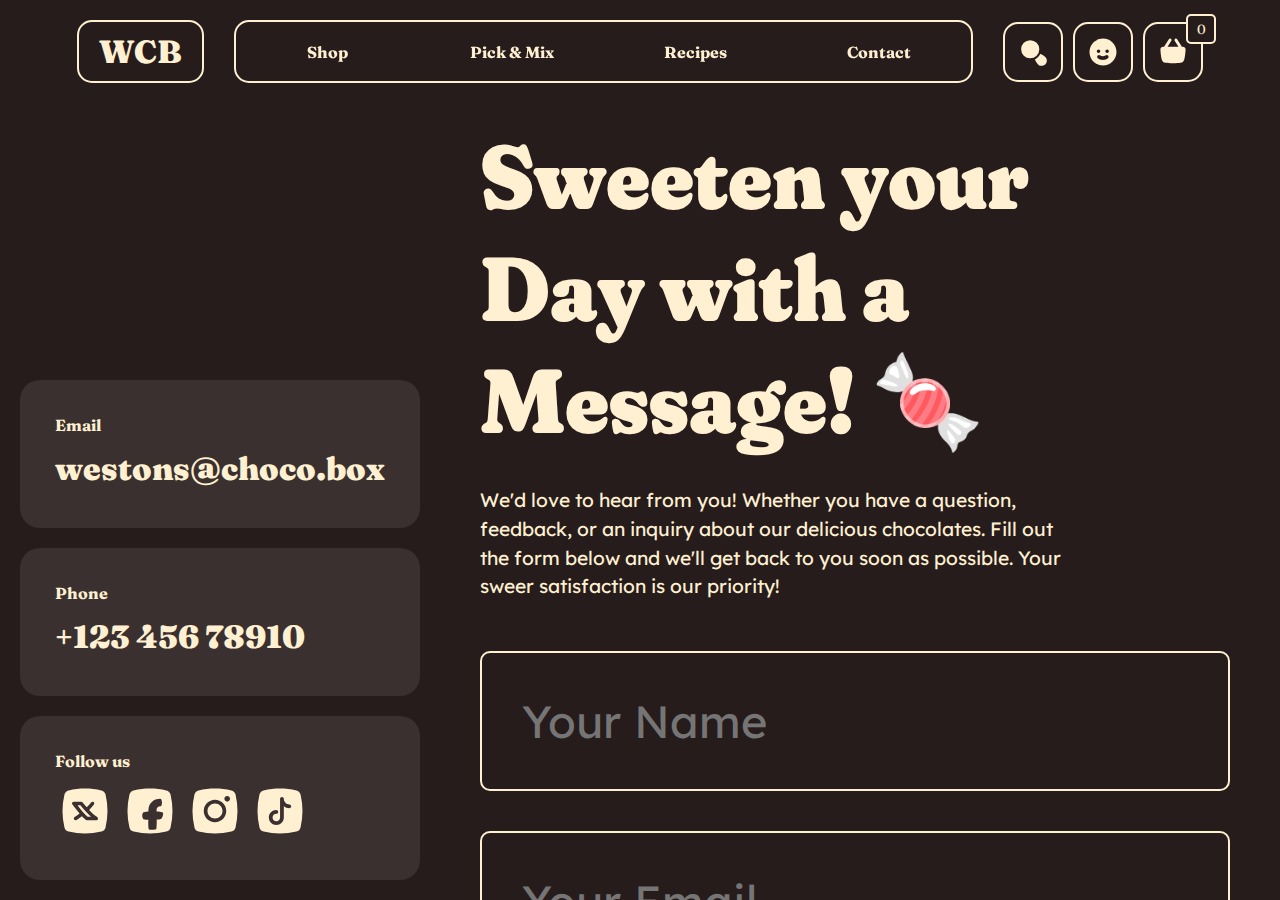
<file: Class-Activities/WestonsChocolateBox/contact.html>
<!DOCTYPE html>
<html lang="en">

<head>
    <meta charset="UTF-8">
    <meta name="viewport" content="width=device-width, initial-scale=1.0">
    <title>Weston's Chocolate Box | Contact</title>
    <link rel="stylesheet" href="./styles/style.css">
    <link rel="stylesheet" href="./styles/contact.css">
    <link rel="preconnect" href="https://fonts.googleapis.com">
    <link rel="preconnect" href="https://fonts.gstatic.com" crossorigin>
    <link
        href="https://fonts.googleapis.com/css2?family=Fraunces:ital,opsz,wght,SOFT,WONK@0,9..144,100..900,0..100,0..1;1,9..144,100..900,0..100,0..1&family=Lexend:wght@100..900&display=swap"
        rel="stylesheet">
</head>

<body>
    <!-----SEARCH----->
    <div class="search">
        <form action="#">
            <label for="search">Search</label>
            <input type="search" name="search" id="search">
        </form>
    </div>
    <!-----ACCOUNT----->
    <div class="account">
        <div class="account-form-ctr">
            <!--ACCOUNT FORM-->
            <form action="#">
                <div class="account-h">
                    <h2>Welcome back!</h2>
                    <h3>Log in to your account</h3>
                </div>
                <div class="input-ctr">
                    <input type="text" name="username" id="username" required>
                    <label for="username">Username</label>
                </div>
                <div class="input-ctr">
                    <input type="password" name="password" id="password" required>
                    <label for="password">Password</label>
                </div>
                <a href="#">Forgot Password?</a>
                <button type="submit">Continue</button>
            </form>
            <h4>OR</h4>
            <!--ACCOUNT FORM OPTIONS-->
            <div class="form-opts">
                <button><svg xmlns="http://www.w3.org/2000/svg" x="0px" y="0px" width="100" height="100"
                        viewBox="0 0 48 48">
                        <path fill="#fbc02d"
                            d="M43.611,20.083H42V20H24v8h11.303c-1.649,4.657-6.08,8-11.303,8c-6.627,0-12-5.373-12-12	s5.373-12,12-12c3.059,0,5.842,1.154,7.961,3.039l5.657-5.657C34.046,6.053,29.268,4,24,4C12.955,4,4,12.955,4,24s8.955,20,20,20	s20-8.955,20-20C44,22.659,43.862,21.35,43.611,20.083z">
                        </path>
                        <path fill="#e53935"
                            d="M6.306,14.691l6.571,4.819C14.655,15.108,18.961,12,24,12c3.059,0,5.842,1.154,7.961,3.039	l5.657-5.657C34.046,6.053,29.268,4,24,4C16.318,4,9.656,8.337,6.306,14.691z">
                        </path>
                        <path fill="#4caf50"
                            d="M24,44c5.166,0,9.86-1.977,13.409-5.192l-6.19-5.238C29.211,35.091,26.715,36,24,36	c-5.202,0-9.619-3.317-11.283-7.946l-6.522,5.025C9.505,39.556,16.227,44,24,44z">
                        </path>
                        <path fill="#1565c0"
                            d="M43.611,20.083L43.595,20L42,20H24v8h11.303c-0.792,2.237-2.231,4.166-4.087,5.571	c0.001-0.001,0.002-0.001,0.003-0.002l6.19,5.238C36.971,39.205,44,34,44,24C44,22.659,43.862,21.35,43.611,20.083z">
                        </path>
                    </svg><span>Continue with Google</span></button>
                <button><svg xmlns="http://www.w3.org/2000/svg" x="0px" y="0px" width="100" height="100"
                        viewBox="0 0 24 24">
                        <path
                            d="M 15.904297 1.078125 C 15.843359 1.06875 15.774219 1.0746094 15.699219 1.0996094 C 14.699219 1.2996094 13.600391 1.8996094 12.900391 2.5996094 C 12.300391 3.1996094 11.800781 4.1996094 11.800781 5.0996094 C 11.800781 5.2996094 11.999219 5.5 12.199219 5.5 C 13.299219 5.4 14.399609 4.7996094 15.099609 4.0996094 C 15.699609 3.2996094 16.199219 2.4 16.199219 1.5 C 16.199219 1.275 16.087109 1.10625 15.904297 1.078125 z M 16.199219 5.4003906 C 14.399219 5.4003906 13.600391 6.5 12.400391 6.5 C 11.100391 6.5 9.9003906 5.5 8.4003906 5.5 C 6.3003906 5.5 3.0996094 7.4996094 3.0996094 12.099609 C 2.9996094 16.299609 6.8 21 9 21 C 10.3 21 10.600391 20.199219 12.400391 20.199219 C 14.200391 20.199219 14.600391 21 15.900391 21 C 17.400391 21 18.500391 19.399609 19.400391 18.099609 C 19.800391 17.399609 20.100391 17.000391 20.400391 16.400391 C 20.600391 16.000391 20.4 15.600391 20 15.400391 C 17.4 14.100391 16.900781 9.9003906 19.800781 8.4003906 C 20.300781 8.1003906 20.4 7.4992188 20 7.1992188 C 18.9 6.1992187 17.299219 5.4003906 16.199219 5.4003906 z">
                        </path>
                    </svg><span>Continue with Apple</span></button>
            </div>
            <p>Want to create an account? <a href="#">Sign Up</a></p>
        </div>
        <!--ACCOUNT IMG-->
        <div class="account-img">
            <img src="./images/bg.jpg" alt="Shredded chocolates">
        </div>
    </div>
    <!-----BASKET----->
    <div class="basket">
        <div class="basket-title">
            <div>
                <p class="basket-h">=Basket=</p>
                <p class="basket-qty">0 item/s</p>
            </div>
            <button id="basket-close-btn">close</button>
        </div>
        <div class="basket-content">
        </div>
        <div class="basket-total">
            <p class="total-title">Total</p>
            <!--Price to be updated-->
            <p class="total-price">0.00 AED</p>
            <button type="submit" class="checkout">Checkout</button>
        </div>
    </div>
    <div class="basket-notifs"></div>
    <!-----MENU----->
    <nav class="menu">
        <ul>
            <li><a href="index.html">Home</a></li>
            <li><a href="shop.html">Shop</a></li>
            <li><a href="#">Pick & Mix</a></li>
            <li><a href="recipe.html">Recipes</a></li>
            <li><a href="contact.html">Contact</a></li>
        </ul>
    </nav>
    <header>
        <!-----NAVIGATION----->
        <nav>
            <a href="index.html" class="logo">WCB</a>
            <!--NAVIGATION LINKS-->
            <ul class="nav-ctr">
                <li><a href="shop.html">Shop</a></li>
                <li><a href="#">Pick & Mix</a></li>
                <li><a href="recipe.html">Recipes</a></li>
                <li><a href="contact.html">Contact</a></li>
            </ul>
            <ul class="nav-actions">
                <li>
                    <!--SEARCH BUTTON-->
                    <button id="search-btn" aria-label="Account Button">
                        <svg xmlns="http://www.w3.org/2000/svg" x="0px" y="0px" width="100" height="100"
                            viewBox="0 0 30 30" fill="#FFF0D1">
                            <path
                                d="M28.605 21.884c-.572-1.701-3.203-3.705-5.894-4.816-.241-.099-.511.014-.629.246-.519 1.014-1.192 1.956-2.02 2.785-.838.838-1.791 1.517-2.819 2.038-.233.118-.347.389-.248.63 1.146 2.776 3.239 5.467 4.852 5.874C26.345 29.777 29.893 25.717 28.605 21.884zM12.219 3.165000000000001A9.091 9.091 0 1012.219 21.347 9.091 9.091 0 1012.219 3.165000000000001z">
                            </path>
                        </svg>
                    </button>
                </li>
                <li>
                    <!--ACCOUNT BUTTON-->
                    <!--I used aria labels for buttons and links that might use an svg or image or the text itself is not visible to improve accessibility -->
                    <button id="account-btn" aria-label="Account Button">
                        <svg width="100" height="100" viewBox="0 0 100 100" xmlns="http://www.w3.org/2000/svg">
                            <path fill-rule="evenodd" fill="#FFF0D1" clip-rule="evenodd"
                                d="M50 95C74.8528 95 95 74.8528 95 50C95 25.1472 74.8528 5 50 5C25.1472 5 5 25.1472 5 50C5 74.8528 25.1472 95 50 95ZM35.1765 53.7059C38.3927 53.7059 41 51.0986 41 47.8824C41 44.6661 38.3927 42.0588 35.1765 42.0588C31.9602 42.0588 29.353 44.6661 29.353 47.8824C29.353 51.0986 31.9602 53.7059 35.1765 53.7059ZM69.5882 47.8824C69.5882 51.0986 66.9809 53.7059 63.7647 53.7059C60.5484 53.7059 57.9411 51.0986 57.9411 47.8824C57.9411 44.6661 60.5484 42.0588 63.7647 42.0588C66.9809 42.0588 69.5882 44.6661 69.5882 47.8824ZM49.4706 64.2941C45.5846 63.9952 43.1548 62.6836 41.144 61.5982C39.5936 60.7612 38.2923 60.0588 36.7648 60.0588C33.2561 60.0588 30.4118 62.9031 30.4118 66.4118C30.4118 69.9204 35.1765 73.8235 43.1177 75.9412C43.9415 76.0219 44.7209 76.0902 45.4579 76.1465C46.5187 76.3026 47.8758 76.3759 49.5832 76.3497C51.372 76.3768 52.7785 76.2974 53.8639 76.13C54.5281 76.077 55.2265 76.0142 55.9605 75.9412C63.9016 73.8235 68.6663 69.9204 68.6663 66.4118C68.6663 62.9031 65.822 60.0588 62.3134 60.0588C60.7845 60.0588 59.4563 60.7625 57.8747 61.6004C55.8268 62.6854 53.354 63.9954 49.4706 64.2941Z"
                                fill="black" />
                        </svg>
                    </button>
                </li>
                <li>
                    <!--BASKET BUTTON-->
                    <button id="basket-btn" aria-label="Basket Button">
                        <span>0</span>
                        <svg xmlns="http://www.w3.org/2000/svg" fill="none" viewBox="0 0 100 110" height="100"
                            width="100">
                            <path fill="#FFF0D1" fill-rule="evenodd"
                                d="M42.12414285714286 6.172157142857143c2.5089285714285716 1.568057142857143 3.271642857142857 4.8732 1.7035714285714285 7.382128571428572L29.97721428571429 35.715h40.04378571428572L56.17057142857143 13.554285714285715c-1.5680714285714288 -2.5089285714285716 -0.8053571428571429 -5.814071428571428 1.7035714285714285 -7.382128571428572 2.5089285714285716 -1.5680928571428572 5.814 -0.8053785714285715 7.382142857142858 1.7035571428571428l17.399428571428572 27.839285714285715h3.0571428571428574c5.890000000000001 0 10.804285714285715 4.815500000000001 10.470714285714287 10.903357142857143 -0.4842857142857143 8.830785714285716 -1.7792857142857144 22.693357142857145 -4.618571428571428 34.92592857142858 -1.5735714285714286 6.781428571428572 -6.687857142857143 12.240714285714287 -13.950714285714287 13.294285714285715 -6.005000000000001 0.8714285714285714 -14.98207142857143 1.590714285714286 -27.6155 1.590714285714286 -12.633500000000002 0 -21.610857142857146 -0.7192857142857143 -27.61564285714286 -1.590714285714286 -7.262642857142858 -1.0535714285714286 -12.377 -6.512857142857143 -13.950785714285715 -13.294285714285715C5.593342857142857 69.31171428571429 4.2984857142857145 55.44914285714286 3.8142000000000005 46.61835714285715c-0.33385714285714285 -6.087857142857143 4.5803 -10.903357142857143 10.470300000000002 -10.903357142857143h3.0579285714285716l17.39957142857143 -27.839285714285715c1.5680714285714288 -2.5089357142857143 4.873142857142857 -3.27165 7.382142857142858 -1.7035571428571428Z"
                                clip-rule="evenodd" stroke-width="1"></path>
                        </svg>
                    </button>
                </li>
                <li>
                    <!--MENU BUTTON-->
                    <button id="menu-btn" aria-label="Menu Button">
                        <div class="menu-txt">
                            <span>menu</span>
                            <span>close</span>
                        </div>
                    </button>
                </li>
            </ul>
        </nav>
    </header>
    <main>
        <section>
            <h1>Sweeten your Day with a Message! 🍬</h1>
            <p>We'd love to hear from you! Whether you have a question, feedback, or an inquiry about our delicious
                chocolates. Fill out the form below and we'll get back to you soon as possible. Your sweer satisfaction
                is our priority!</p>
            <form action="#">
                <div class="input-ctr">
                    <label for="name">Your Name</label>
                    <input type="text" id="name" name="name" placeholder="Your Name" required>
                </div>
                <div class="input-ctr">
                    <label for="email">Your Email</label>
                    <input type="email" id="email" name="email" placeholder="Your Email" required>
                </div>
                <div class="input-ctr">
                    <label for="phone">Phone Number (Optional)</label>
                    <input type="tel" id="phone" name="phone" placeholder="Your Phone Number (optional)">
                </div>
                <div class="input-ctr">
                    <label for="message">Message</label>
                    <textarea id="message" name="message" placeholder="Your Message" required></textarea>
                </div>

                <button type="submit">Send It!</button>
            </form>
        </section>
        <aside>
            <a href="mailto:westons@choco.box" class="asd-details">
                <h4>Email</h4>
                <p>westons@choco.box</p>
            </a>
            <a href="tel:+12345678910" class="asd-details">
                <h4>Phone</h4>
                <p>+123 456 78910</p>
            </a>
            <div class="asd-socials">
                <h4>Follow us</h2>
                    <ul>
                        <li><a href="http://twitter.com" aria-label="Weston's Chocolate Box Twitter"><svg
                                    xmlns="http://www.w3.org/2000/svg" x="0px" y="0px" width="100" height="100"
                                    viewBox="0,0,256,256">
                                    <g fill="#fff0d1" fill-rule="nonzero" stroke="none" stroke-width="1"
                                        stroke-linecap="butt" stroke-linejoin="miter" stroke-miterlimit="10"
                                        stroke-dasharray="" stroke-dashoffset="0" font-family="none" font-weight="none"
                                        font-size="none" text-anchor="none" style="mix-blend-mode: normal">
                                        <g transform="scale(8,8)">
                                            <path
                                                d="M16.00391,4.00586c-2.92375,0 -5.84891,0.3432 -8.75391,1.0332c-1.09,0.26 -1.95094,1.12094 -2.21094,2.21094c-1.38,5.81 -1.38,11.69 0,17.5c0.26,1.09 1.12094,1.96094 2.21094,2.21094c2.9,0.69 5.83,1.03906 8.75,1.03906c2.92,0 5.85,-0.34906 8.75,-1.03906c1.09,-0.26 1.95094,-1.12094 2.21094,-2.21094c1.38,-5.81 1.38,-11.69 0,-17.5c-0.25,-1.09 -1.12094,-1.95094 -2.21094,-2.21094c-2.9,-0.69 -5.82234,-1.0332 -8.74609,-1.0332zM10,11.06055h4c0.3,0 0.58,0.13914 0.75,0.36914c0.56,0.75 1.32969,1.67086 2.17969,2.63086c0.83,-0.83 1.60031,-1.70063 2.32031,-2.64062c0.32,-0.41 0.92008,-0.47992 1.33008,-0.16992c0.41,0.32 0.47992,0.92008 0.16992,1.33008c-0.79,1.01 -1.62906,1.95914 -2.53906,2.86914c1.5,1.58 3.09953,3.05023 4.26953,3.74023c0.37,0.22 0.53969,0.65055 0.42969,1.06055c-0.11,0.41 -0.49016,0.68945 -0.91016,0.68945h-5c-0.23,0 -0.45086,-0.08023 -0.63086,-0.24023c-0.79,-0.69 -1.43977,-1.31992 -2.00977,-1.91992c-0.83,0.62 -1.73984,1.27 -2.83984,2c-0.16,0.11 -0.33953,0.16016 -0.51953,0.16016c-0.3,0 -0.5993,-0.13992 -0.7793,-0.41992c-0.29,-0.43 -0.18023,-1.00883 0.25977,-1.29883c1.01,-0.68 1.85914,-1.26984 2.61914,-1.83984c-0.58,-0.69 -1.11898,-1.38063 -1.70898,-2.14063c-0.61,-0.78 -1.28133,-1.63062 -2.11133,-2.64062c-0.24,-0.28 -0.28891,-0.67 -0.12891,-1c0.15,-0.33 0.47961,-0.53906 0.84961,-0.53906zM11.98047,12.93945c0.32,0.4 0.60867,0.78063 0.88867,1.14063c1.35,1.73 2.43023,3.12047 4.49023,4.98047h1.86133c-2.13,-1.89 -4.43141,-4.51109 -5.69141,-6.12109z">
                                            </path>
                                        </g>
                                    </g>
                                </svg></a></li>
                        <li><a href="http://facebook.com" aria-label="Weston's Chocolate Box Facebook"> <svg
                                    xmlns="http://www.w3.org/2000/svg" x="0px" y="0px" width="100" height="100"
                                    viewBox="0,0,256,256">
                                    <g fill="#fff0d1" fill-rule="nonzero" stroke="none" stroke-width="1"
                                        stroke-linecap="butt" stroke-linejoin="miter" stroke-miterlimit="10"
                                        stroke-dasharray="" stroke-dashoffset="0" font-family="none" font-weight="none"
                                        font-size="none" text-anchor="none" style="mix-blend-mode: normal">
                                        <g transform="scale(8,8)">
                                            <path
                                                d="M26.961,7.249c-0.257,-1.086 -1.124,-1.953 -2.209,-2.21c-5.809,-1.379 -11.696,-1.379 -17.503,0c-1.086,0.257 -1.953,1.124 -2.21,2.209c-1.379,5.808 -1.379,11.696 0,17.503c0.257,1.086 1.124,1.953 2.209,2.21c2.904,0.689 5.828,1.034 8.752,1.034c2.924,0 5.848,-0.345 8.752,-1.034c1.085,-0.257 1.952,-1.124 2.209,-2.209c1.379,-5.808 1.379,-11.696 0,-17.503zM15.227,25.524c-0.15,-1.613 -0.206,-3.392 -0.12,-4.797c-0.92,0 -1.797,-0.114 -2.519,-0.382c-0.153,-0.057 -0.28,-0.184 -0.348,-0.332c-0.514,-1.121 -0.514,-1.903 0,-3.023c0.069,-0.149 0.204,-0.277 0.358,-0.334c0.902,-0.333 1.696,-0.405 2.521,-0.405l0.041,-0.928c0.188,-3.382 2.607,-5.744 6.314,-5.822c0.23,-0.005 0.457,0.125 0.554,0.334c0.48,1.039 0.51,2.249 0.011,3.318c-0.099,0.209 -0.319,0.347 -0.55,0.347c-1.104,0 -2.005,0.904 -2.002,2.008l0.002,0.73c1.308,0.01 2.038,0.114 3.071,0.38c0.252,0.065 0.448,0.334 0.449,0.594c0.005,1.059 -0.328,2.245 -0.97,2.93c-0.086,0.054 -0.169,0.107 -0.254,0.161c-0.636,0.221 -1.217,0.289 -2.216,0.289c0.074,1.259 0.003,3.09 -0.136,4.802c-0.02,0.245 -0.216,0.441 -0.461,0.461c-1.081,0.091 -2.163,0.133 -3.245,0.124c-0.259,-0.002 -0.477,-0.198 -0.5,-0.455z">
                                            </path>
                                        </g>
                                    </g>
                                </svg></a></li>
                        <li><a href="http://instagram.com" aria-label="Weston's Chocolate Box Instagram"> <svg
                                    xmlns="http://www.w3.org/2000/svg" x="0px" y="0px" width="100" height="100"
                                    viewBox="0,0,256,256">
                                    <g fill="#fff0d1" fill-rule="nonzero" stroke="none" stroke-width="1"
                                        stroke-linecap="butt" stroke-linejoin="miter" stroke-miterlimit="10"
                                        stroke-dasharray="" stroke-dashoffset="0" font-family="none" font-weight="none"
                                        font-size="none" text-anchor="none" style="mix-blend-mode: normal">
                                        <g transform="scale(8,8)">
                                            <path
                                                d="M16.00391,4.00586c-2.92375,0 -5.84891,0.3432 -8.75391,1.0332c-1.09,0.26 -1.95094,1.12094 -2.21094,2.21094c-1.38,5.81 -1.38,11.69 0,17.5c0.26,1.09 1.12094,1.96094 2.21094,2.21094c2.9,0.69 5.83,1.03906 8.75,1.03906c2.92,0 5.85,-0.34906 8.75,-1.03906c1.09,-0.26 1.95094,-1.12094 2.21094,-2.21094c1.38,-5.81 1.38,-11.69 0,-17.5c-0.25,-1.09 -1.12094,-1.95094 -2.21094,-2.21094c-2.9,-0.69 -5.82234,-1.0332 -8.74609,-1.0332zM22.5,8c0.83,0 1.5,0.67 1.5,1.5c0,0.83 -0.67,1.5 -1.5,1.5c-0.83,0 -1.5,-0.67 -1.5,-1.5c0,-0.83 0.67,-1.5 1.5,-1.5zM16,10c3.31,0 6,2.69 6,6c0,3.31 -2.69,6 -6,6c-3.31,0 -6,-2.69 -6,-6c0,-3.31 2.69,-6 6,-6zM16,12c-2.20914,0 -4,1.79086 -4,4c0,2.20914 1.79086,4 4,4c2.20914,0 4,-1.79086 4,-4c0,-2.20914 -1.79086,-4 -4,-4z">
                                            </path>
                                        </g>
                                    </g>
                                </svg></a></li>
                        <li><a href="http://tiktok.com" aria-label="Weston's Chocolate Box Tiktok"> <svg
                                    xmlns="http://www.w3.org/2000/svg" x="0px" y="0px" width="100" height="100"
                                    viewBox="0,0,256,256">
                                    <g fill="#fff0d1" fill-rule="nonzero" stroke="none" stroke-width="1"
                                        stroke-linecap="butt" stroke-linejoin="miter" stroke-miterlimit="10"
                                        stroke-dasharray="" stroke-dashoffset="0" font-family="none" font-weight="none"
                                        font-size="none" text-anchor="none" style="mix-blend-mode: normal">
                                        <g transform="scale(8,8)">
                                            <path
                                                d="M26.96,7.25c-0.25,-1.09 -1.12,-1.95 -2.21,-2.21c-5.8,-1.38 -11.69,-1.38 -17.5,0c-1.09,0.26 -1.95,1.12 -2.21,2.21c-1.38,5.81 -1.38,11.69 0,17.5c0.26,1.09 1.12,1.96 2.21,2.21c2.9,0.69 5.83,1.04 8.75,1.04c2.92,0 5.85,-0.35 8.75,-1.04c1.09,-0.26 1.95,-1.12 2.21,-2.21c1.38,-5.81 1.38,-11.69 0,-17.5zM20.97,14.5v0c-1.1,-0.02 -2.12,-0.39 -2.93,-1.02v6.02c0,2.21 -1.8,4 -4,4c-2.2,0 -4,-1.79 -4,-4c0,-2.21 1.79,-4 4,-4c0.55,0 1,0.45 1,1c0,0.55 -0.45,1 -1,1c-1.1,0 -2,0.9 -2,2c0,1.1 0.9,2 2,2c1.1,0 2,-0.9 2,-2v-10c0,-0.55 0.45,-1 1,-1c0.55,0 1,0.45 1,1c0,1.63 1.32,2.98 2.96,3c0.55,0.01 0.99,0.46 0.98,1.01c0,0.55 -0.45,0.99 -1,0.99z">
                                            </path>
                                        </g>
                                    </g>
                                </svg></a></li>
                    </ul>
            </div>
        </aside>
    </main>
</body>

</html>
</file>
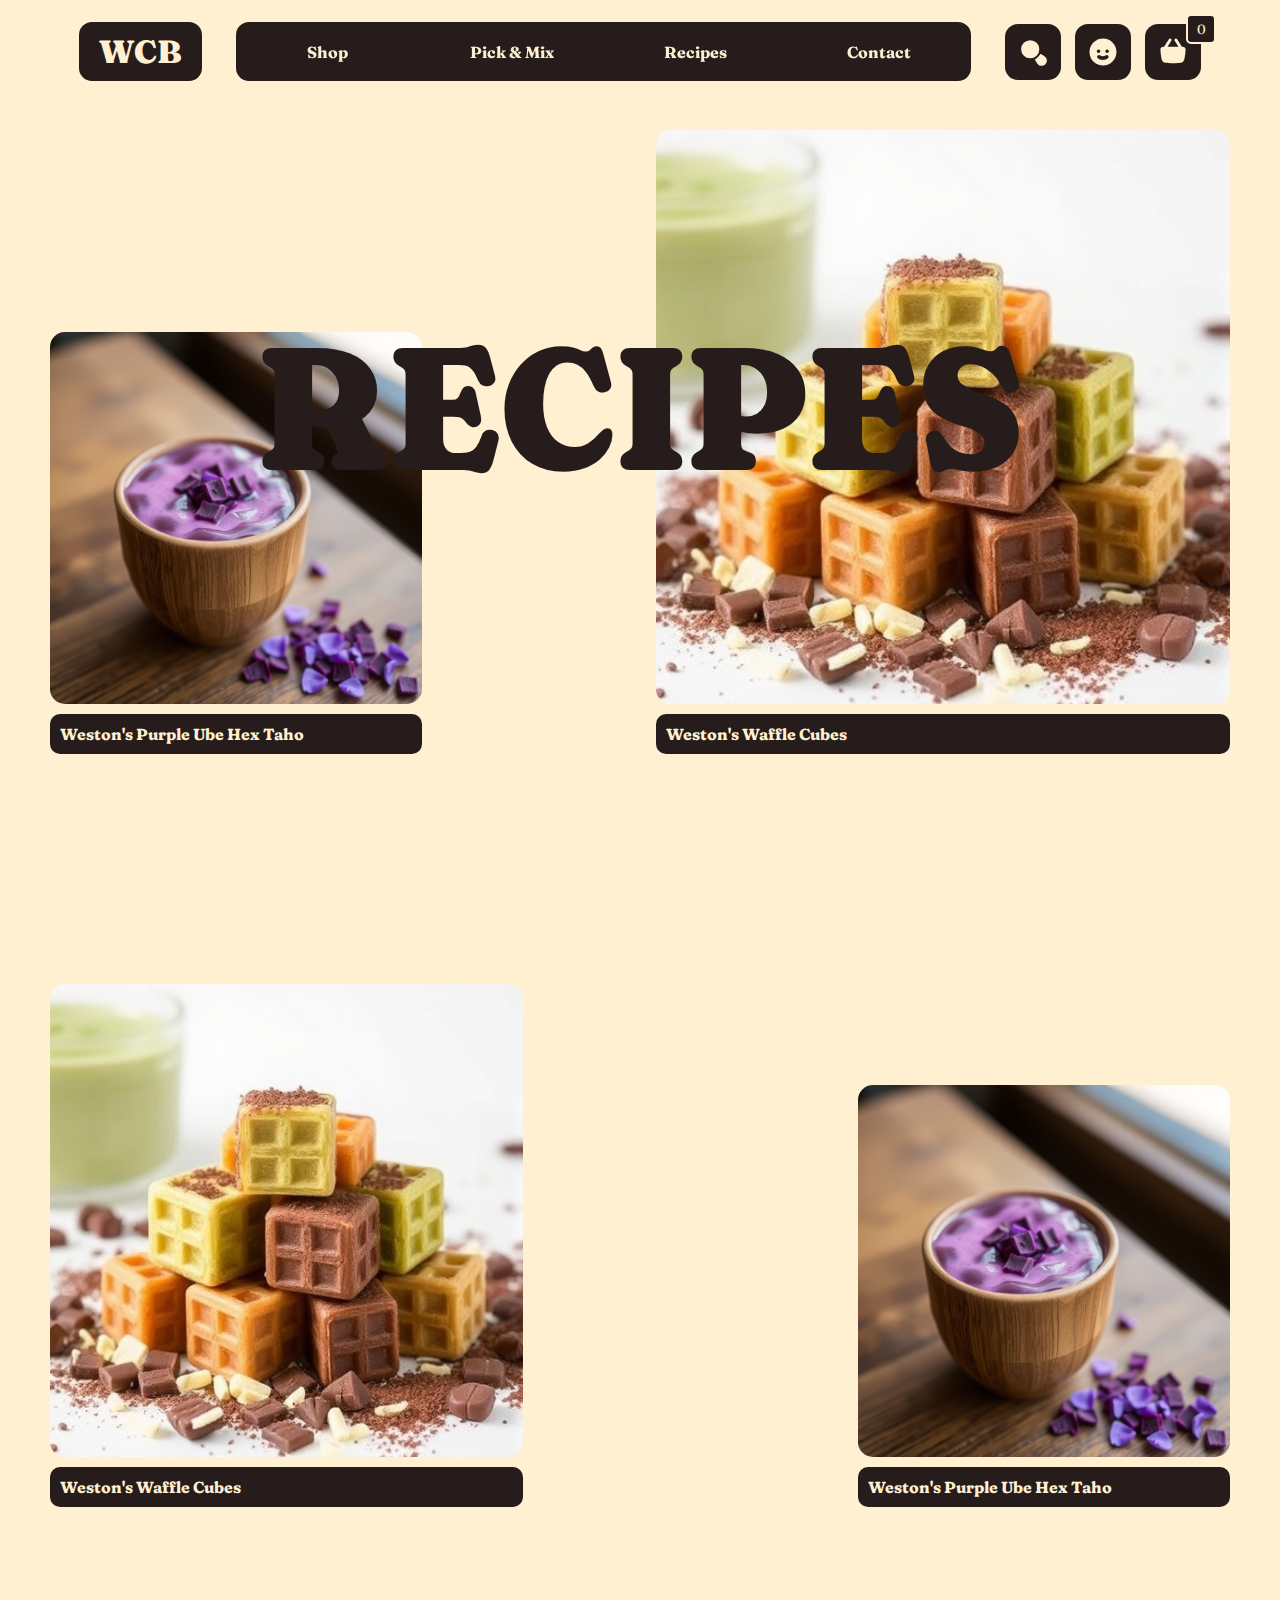
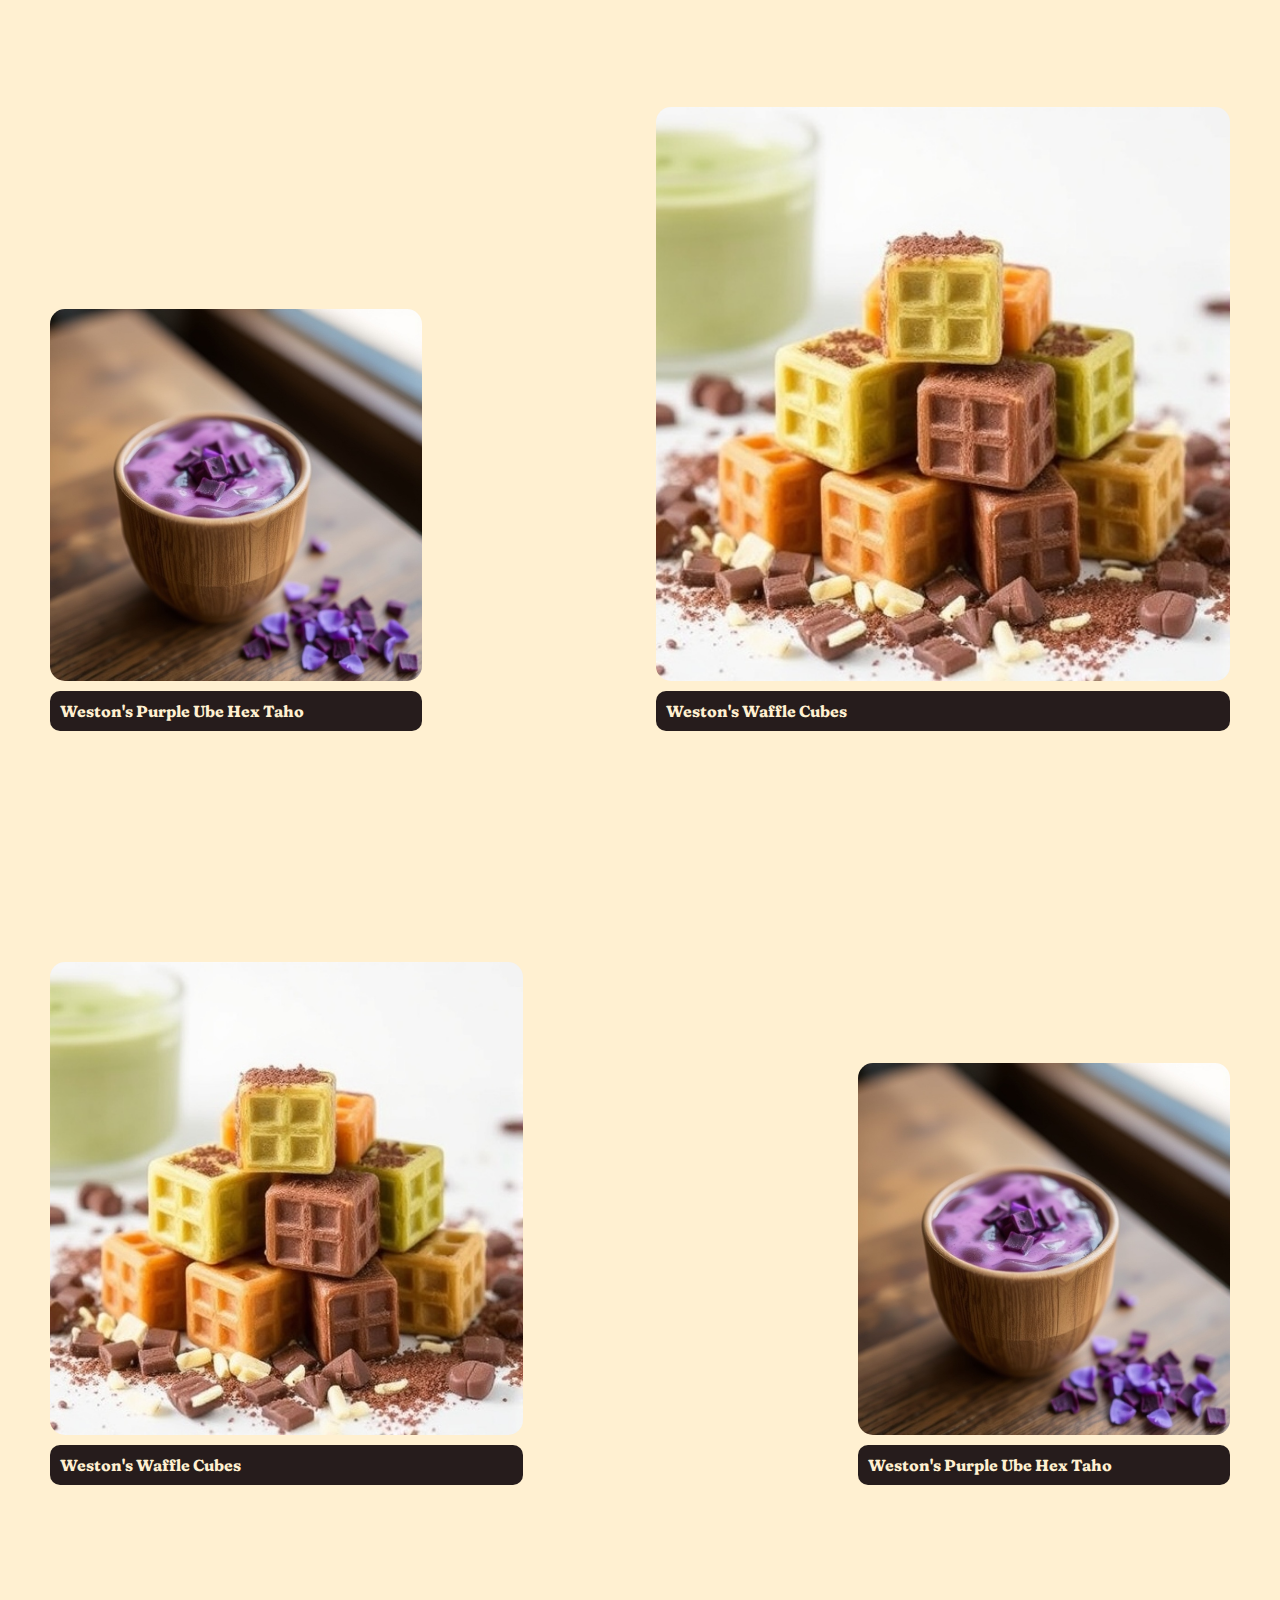
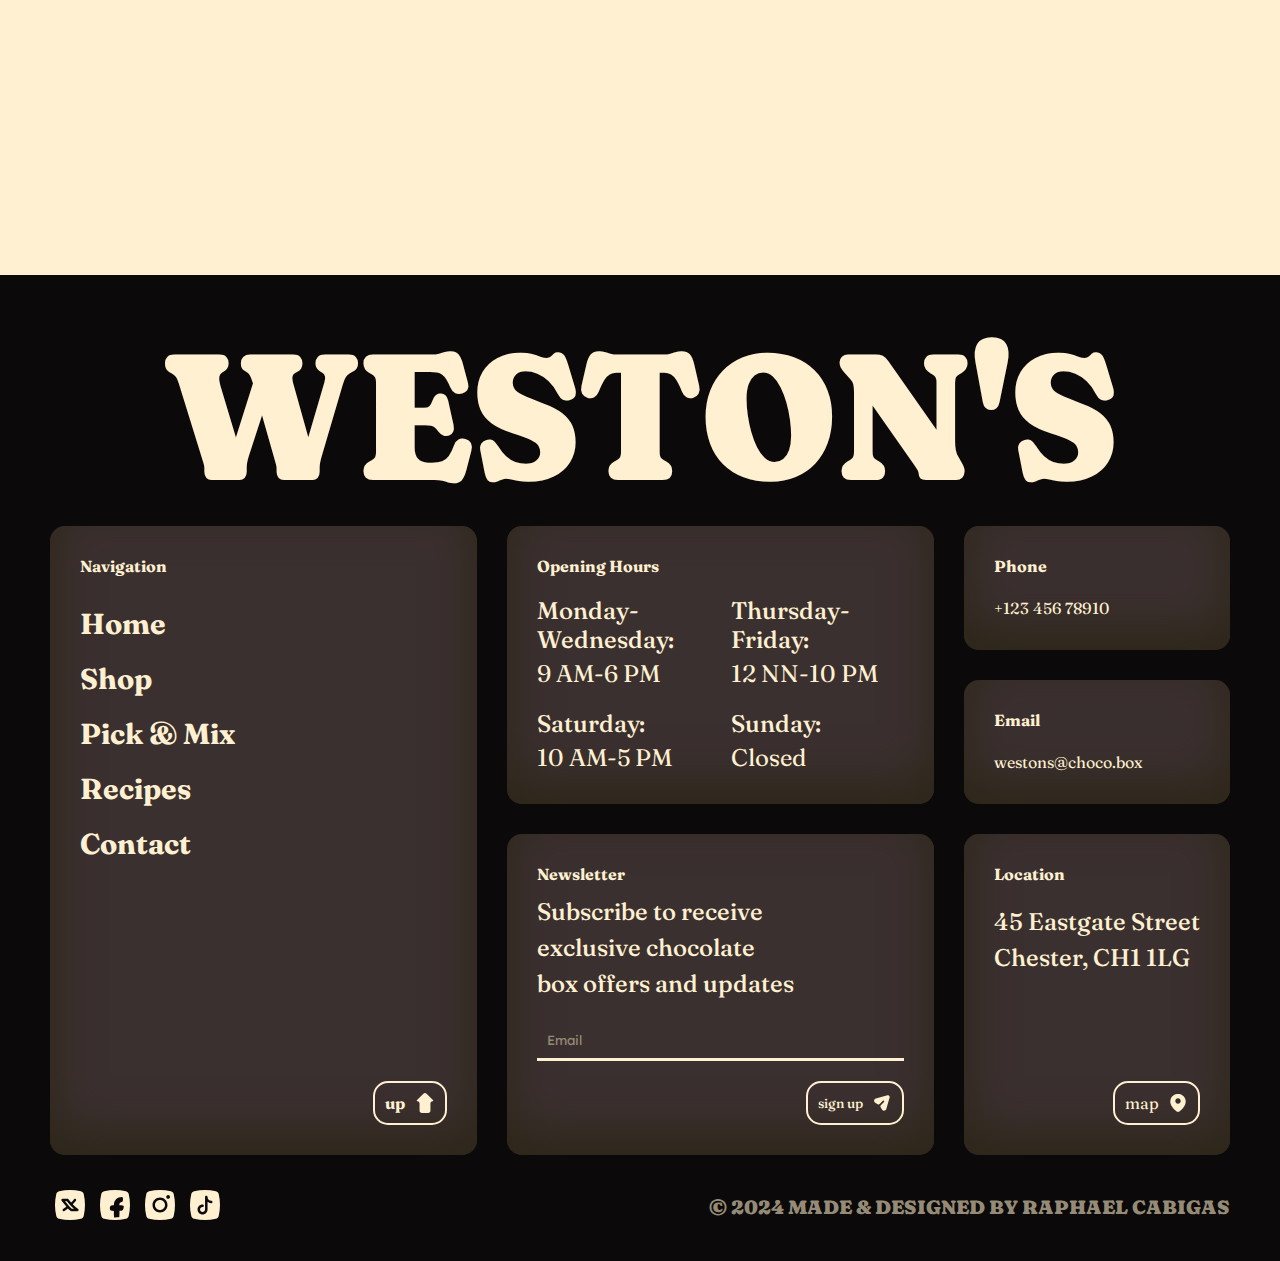
<file: Class-Activities/WestonsChocolateBox/recipe.html>
<!DOCTYPE html>
<html lang="en">

<head>
    <meta charset="UTF-8">
    <meta name="viewport" content="width=device-width, initial-scale=1.0">
    <title>Weston's Chocolate Box | Recipes</title>
    <link rel="stylesheet" href="./styles/style.css">
    <link rel="stylesheet" href="./styles/recipe.css">
    <link rel="preconnect" href="https://fonts.googleapis.com">
    <link rel="preconnect" href="https://fonts.gstatic.com" crossorigin>
    <link
        href="https://fonts.googleapis.com/css2?family=Fraunces:ital,opsz,wght,SOFT,WONK@0,9..144,100..900,0..100,0..1;1,9..144,100..900,0..100,0..1&family=Lexend:wght@100..900&display=swap"
        rel="stylesheet">
</head>

<body>
    <!-----SEARCH----->
    <div class="search">
        <form action="#">
            <label for="search">Search</label>
            <input type="search" name="search" id="search">
        </form>
    </div>
    <!-----ACCOUNT----->
    <div class="account">
        <div class="account-form-ctr">
            <!--ACCOUNT FORM-->
            <form action="#">
                <div class="account-h">
                    <h2>Welcome back!</h2>
                    <h3>Log in to your account</h3>
                </div>
                <div class="input-ctr">
                    <input type="text" name="username" id="username" required>
                    <label for="username">Username</label>
                </div>
                <div class="input-ctr">
                    <input type="password" name="password" id="password" required>
                    <label for="password">Password</label>
                </div>
                <a href="#">Forgot Password?</a>
                <button type="submit">Continue</button>
            </form>
            <h4>OR</h4>
            <!--ACCOUNT FORM OPTIONS-->
            <div class="form-opts">
                <button><svg xmlns="http://www.w3.org/2000/svg" x="0px" y="0px" width="100" height="100"
                        viewBox="0 0 48 48">
                        <path fill="#fbc02d"
                            d="M43.611,20.083H42V20H24v8h11.303c-1.649,4.657-6.08,8-11.303,8c-6.627,0-12-5.373-12-12	s5.373-12,12-12c3.059,0,5.842,1.154,7.961,3.039l5.657-5.657C34.046,6.053,29.268,4,24,4C12.955,4,4,12.955,4,24s8.955,20,20,20	s20-8.955,20-20C44,22.659,43.862,21.35,43.611,20.083z">
                        </path>
                        <path fill="#e53935"
                            d="M6.306,14.691l6.571,4.819C14.655,15.108,18.961,12,24,12c3.059,0,5.842,1.154,7.961,3.039	l5.657-5.657C34.046,6.053,29.268,4,24,4C16.318,4,9.656,8.337,6.306,14.691z">
                        </path>
                        <path fill="#4caf50"
                            d="M24,44c5.166,0,9.86-1.977,13.409-5.192l-6.19-5.238C29.211,35.091,26.715,36,24,36	c-5.202,0-9.619-3.317-11.283-7.946l-6.522,5.025C9.505,39.556,16.227,44,24,44z">
                        </path>
                        <path fill="#1565c0"
                            d="M43.611,20.083L43.595,20L42,20H24v8h11.303c-0.792,2.237-2.231,4.166-4.087,5.571	c0.001-0.001,0.002-0.001,0.003-0.002l6.19,5.238C36.971,39.205,44,34,44,24C44,22.659,43.862,21.35,43.611,20.083z">
                        </path>
                    </svg><span>Continue with Google</span></button>
                <button><svg xmlns="http://www.w3.org/2000/svg" x="0px" y="0px" width="100" height="100"
                        viewBox="0 0 24 24">
                        <path
                            d="M 15.904297 1.078125 C 15.843359 1.06875 15.774219 1.0746094 15.699219 1.0996094 C 14.699219 1.2996094 13.600391 1.8996094 12.900391 2.5996094 C 12.300391 3.1996094 11.800781 4.1996094 11.800781 5.0996094 C 11.800781 5.2996094 11.999219 5.5 12.199219 5.5 C 13.299219 5.4 14.399609 4.7996094 15.099609 4.0996094 C 15.699609 3.2996094 16.199219 2.4 16.199219 1.5 C 16.199219 1.275 16.087109 1.10625 15.904297 1.078125 z M 16.199219 5.4003906 C 14.399219 5.4003906 13.600391 6.5 12.400391 6.5 C 11.100391 6.5 9.9003906 5.5 8.4003906 5.5 C 6.3003906 5.5 3.0996094 7.4996094 3.0996094 12.099609 C 2.9996094 16.299609 6.8 21 9 21 C 10.3 21 10.600391 20.199219 12.400391 20.199219 C 14.200391 20.199219 14.600391 21 15.900391 21 C 17.400391 21 18.500391 19.399609 19.400391 18.099609 C 19.800391 17.399609 20.100391 17.000391 20.400391 16.400391 C 20.600391 16.000391 20.4 15.600391 20 15.400391 C 17.4 14.100391 16.900781 9.9003906 19.800781 8.4003906 C 20.300781 8.1003906 20.4 7.4992188 20 7.1992188 C 18.9 6.1992187 17.299219 5.4003906 16.199219 5.4003906 z">
                        </path>
                    </svg><span>Continue with Apple</span></button>
            </div>
            <p>Want to create an account? <a href="#">Sign Up</a></p>
        </div>
        <!--ACCOUNT IMG-->
        <div class="account-img">
            <img src="./images/bg.jpg" alt="Shredded chocolates">
        </div>
    </div>
    <!-----BASKET----->
    <div class="basket">
        <div class="basket-title">
            <div>
                <p class="basket-h">=Basket=</p>
                <p class="basket-qty">0 item/s</p>
            </div>
            <button id="basket-close-btn">close</button>
        </div>
        <div class="basket-content">
        </div>
        <div class="basket-total">
            <p class="total-title">Total</p>
            <!--Price to be updated-->
            <p class="total-price">0.00 AED</p>
            <button type="submit" class="checkout">Checkout</button>
        </div>
    </div>
    <div class="basket-notifs"></div>
    <!-----MENU----->
    <nav class="menu">
        <ul>
            <li><a href="index.html">Home</a></li>
            <li><a href="shop.html">Shop</a></li>
            <li><a href="#">Pick & Mix</a></li>
            <li><a href="recipe.html">Recipes</a></li>
            <li><a href="contact.html">Contact</a></li>
        </ul>
    </nav>
    <header>
        <!-----NAVIGATION----->
        <nav>
            <a href="index.html" class="logo">WCB</a>
            <!--NAVIGATION LINKS-->
            <ul class="nav-ctr">
                <li><a href="shop.html">Shop</a></li>
                <li><a href="#">Pick & Mix</a></li>
                <li><a href="recipe.html">Recipes</a></li>
                <li><a href="contact.html">Contact</a></li>
            </ul>
            <ul class="nav-actions">
                <li>
                    <!--SEARCH BUTTON-->
                    <button id="search-btn" aria-label="Account Button">
                        <svg xmlns="http://www.w3.org/2000/svg" x="0px" y="0px" width="100" height="100"
                            viewBox="0 0 30 30" fill="#FFF0D1">
                            <path
                                d="M28.605 21.884c-.572-1.701-3.203-3.705-5.894-4.816-.241-.099-.511.014-.629.246-.519 1.014-1.192 1.956-2.02 2.785-.838.838-1.791 1.517-2.819 2.038-.233.118-.347.389-.248.63 1.146 2.776 3.239 5.467 4.852 5.874C26.345 29.777 29.893 25.717 28.605 21.884zM12.219 3.165000000000001A9.091 9.091 0 1012.219 21.347 9.091 9.091 0 1012.219 3.165000000000001z">
                            </path>
                        </svg>
                    </button>
                </li>
                <li>
                    <!--ACCOUNT BUTTON-->
                    <button id="account-btn" aria-label="Account Button">
                        <svg width="100" height="100" viewBox="0 0 100 100" xmlns="http://www.w3.org/2000/svg">
                            <path fill-rule="evenodd" fill="#FFF0D1" clip-rule="evenodd"
                                d="M50 95C74.8528 95 95 74.8528 95 50C95 25.1472 74.8528 5 50 5C25.1472 5 5 25.1472 5 50C5 74.8528 25.1472 95 50 95ZM35.1765 53.7059C38.3927 53.7059 41 51.0986 41 47.8824C41 44.6661 38.3927 42.0588 35.1765 42.0588C31.9602 42.0588 29.353 44.6661 29.353 47.8824C29.353 51.0986 31.9602 53.7059 35.1765 53.7059ZM69.5882 47.8824C69.5882 51.0986 66.9809 53.7059 63.7647 53.7059C60.5484 53.7059 57.9411 51.0986 57.9411 47.8824C57.9411 44.6661 60.5484 42.0588 63.7647 42.0588C66.9809 42.0588 69.5882 44.6661 69.5882 47.8824ZM49.4706 64.2941C45.5846 63.9952 43.1548 62.6836 41.144 61.5982C39.5936 60.7612 38.2923 60.0588 36.7648 60.0588C33.2561 60.0588 30.4118 62.9031 30.4118 66.4118C30.4118 69.9204 35.1765 73.8235 43.1177 75.9412C43.9415 76.0219 44.7209 76.0902 45.4579 76.1465C46.5187 76.3026 47.8758 76.3759 49.5832 76.3497C51.372 76.3768 52.7785 76.2974 53.8639 76.13C54.5281 76.077 55.2265 76.0142 55.9605 75.9412C63.9016 73.8235 68.6663 69.9204 68.6663 66.4118C68.6663 62.9031 65.822 60.0588 62.3134 60.0588C60.7845 60.0588 59.4563 60.7625 57.8747 61.6004C55.8268 62.6854 53.354 63.9954 49.4706 64.2941Z"
                                fill="black" />
                        </svg>
                    </button>
                </li>
                <li>
                    <!--BASKET BUTTON-->
                    <button id="basket-btn" aria-label="Basket Button">
                        <span>0</span>
                        <svg xmlns="http://www.w3.org/2000/svg" fill="none" viewBox="0 0 100 110" height="100"
                            width="100">
                            <path fill="#FFF0D1" fill-rule="evenodd"
                                d="M42.12414285714286 6.172157142857143c2.5089285714285716 1.568057142857143 3.271642857142857 4.8732 1.7035714285714285 7.382128571428572L29.97721428571429 35.715h40.04378571428572L56.17057142857143 13.554285714285715c-1.5680714285714288 -2.5089285714285716 -0.8053571428571429 -5.814071428571428 1.7035714285714285 -7.382128571428572 2.5089285714285716 -1.5680928571428572 5.814 -0.8053785714285715 7.382142857142858 1.7035571428571428l17.399428571428572 27.839285714285715h3.0571428571428574c5.890000000000001 0 10.804285714285715 4.815500000000001 10.470714285714287 10.903357142857143 -0.4842857142857143 8.830785714285716 -1.7792857142857144 22.693357142857145 -4.618571428571428 34.92592857142858 -1.5735714285714286 6.781428571428572 -6.687857142857143 12.240714285714287 -13.950714285714287 13.294285714285715 -6.005000000000001 0.8714285714285714 -14.98207142857143 1.590714285714286 -27.6155 1.590714285714286 -12.633500000000002 0 -21.610857142857146 -0.7192857142857143 -27.61564285714286 -1.590714285714286 -7.262642857142858 -1.0535714285714286 -12.377 -6.512857142857143 -13.950785714285715 -13.294285714285715C5.593342857142857 69.31171428571429 4.2984857142857145 55.44914285714286 3.8142000000000005 46.61835714285715c-0.33385714285714285 -6.087857142857143 4.5803 -10.903357142857143 10.470300000000002 -10.903357142857143h3.0579285714285716l17.39957142857143 -27.839285714285715c1.5680714285714288 -2.5089357142857143 4.873142857142857 -3.27165 7.382142857142858 -1.7035571428571428Z"
                                clip-rule="evenodd" stroke-width="1"></path>
                        </svg>
                    </button>
                </li>
                <li>
                    <!--MENU BUTTON-->
                    <button id="menu-btn" aria-label="Menu Button">
                        <div class="menu-txt">
                            <span>menu</span>
                            <span>close</span>
                        </div>
                    </button>
                </li>
            </ul>
        </nav>
    </header>
    <main>
        <h1>Recipes</h1>
        <section class="recipes">
            <div class="recipe-ctr">
                <figure>
                    <img src="./images/taho.jpg" alt="A Ube Hex Taho in a wooden cup">
                    <figcaption>
                        <h2>Weston's Purple Ube Hex Taho</h2>
                    </figcaption>
                </figure>
                <figure>
                    <img src="./images/cubes.jpg"
                        alt="Weston's Waffle Cubes with colors of green brown and original with powdered chocolates">
                    <figcaption>
                        <h2>Weston's Waffle Cubes</h2>
                    </figcaption>
                </figure>
                <figure>
                    <img src="./images/cubes.jpg"
                        alt="Weston's Waffle Cubes with colors of green brown and original with powdered chocolates">
                    <figcaption>
                        <h2>Weston's Waffle Cubes</h2>
                    </figcaption>
                </figure>
                <figure>
                    <img src="./images/taho.jpg" alt="A Ube Hex Taho in a wooden cup">
                    <figcaption>
                        <h2>Weston's Purple Ube Hex Taho</h2>
                    </figcaption>
                </figure>
            </div>
            <div class="recipe-ctr">
                <figure>
                    <img src="./images/taho.jpg" alt="A Ube Hex Taho in a wooden cup">
                    <figcaption>
                        <h2>Weston's Purple Ube Hex Taho</h2>
                    </figcaption>
                </figure>
                <figure>
                    <img src="./images/cubes.jpg"
                        alt="Weston's Waffle Cubes with colors of green brown and original with powdered chocolates">
                    <figcaption>
                        <h2>Weston's Waffle Cubes</h2>
                    </figcaption>
                </figure>
                <figure>
                    <img src="./images/cubes.jpg"
                        alt="Weston's Waffle Cubes with colors of green brown and original with powdered chocolates">
                    <figcaption>
                        <h2>Weston's Waffle Cubes</h2>
                    </figcaption>
                </figure>
                <figure>
                    <img src="./images/taho.jpg" alt="WA Ube Hex Taho in a wooden cup">
                    <figcaption>
                        <h2>Weston's Purple Ube Hex Taho</h2>
                    </figcaption>
                </figure>
            </div>
        </section>
    </main>
    <div class="footer-wrap">
        <div class="big-f-h">WESTON'S</div>
        <footer>
            <div class="f-nav f-box">
                <h4>Navigation</h4>
                <ul>
                    <li><a href="index.html">Home</a></li>
                    <li><a href="shop.html">Shop</a></li>
                    <li><a href="#">Pick & Mix</a></li>
                    <li><a href="recipe.html">Recipes</a></li>
                    <li><a href="contact.html">Contact</a></li>
                </ul>
                <a href="#" id="up"><span>up</span><svg height="100" width="100" version="1.1" id="Capa_1"
                        xmlns="http://www.w3.org/2000/svg" xmlns:xlink="http://www.w3.org/1999/xlink"
                        viewBox="0 0 35.367 35.367" xml:space="preserve">
                        <g id="SVGRepo_bgCarrier" stroke-width="0"></g>
                        <g id="SVGRepo_tracerCarrier" stroke-linecap="round" stroke-linejoin="round"></g>
                        <g id="SVGRepo_iconCarrier">
                            <g>
                                <path fill="#FFF0D1"
                                    d="M31.295,11.955L20.511,1.172c-1.562-1.562-4.095-1.562-5.657,0L4.071,11.955 c-1.562,1.562-1.301,2.828,0.583,2.828s3.412,1.791,3.412,4v12.583c0,2.209,1.791,4,4,4H23.3c2.209,0,4-1.791,4-4V18.783 c0-2.209,1.527-4,3.412-4C32.597,14.783,32.857,13.517,31.295,11.955z">
                                </path>
                            </g>
                        </g>
                    </svg></a>
            </div>
            <div class="f-time f-box">
                <h4>Opening Hours</h4>
                <ul>
                    <li>
                        <span>Monday-Wednesday:</span>
                        <span>
                            <time datetime="PT9H">9 AM</time>-<time datetime="PT18H">6 PM</time>
                        </span>
                    </li>
                    <li>
                        <span>Thursday-Friday:</span>
                        <span>
                            <time datetime="PT12H">12 NN</time>-<time datetime="PT22H">10 PM</time>
                        </span>
                    </li>
                    <li>
                        <span>Saturday:</span>
                        <span>
                            <time datetime="PT10H">10 AM</time>-<time datetime="PT17H">5 PM</time>
                        </span>
                    </li>
                    <li>
                        <span>Sunday:</span>
                        <span>Closed</span>
                    </li>
                </ul>
            </div>
            <div class="f-place f-box">
                <h4>Location</h4>
                <div class="location">
                    <address>
                        <p>45 Eastgate Street</p>
                        <p>Chester, CH1 1LG</p>
                    </address>
                    <a href="https://maps.app.goo.gl/ZhP3j9RKpV8inp398" target="_blank"><span>map</span><svg width="100"
                            height="100" viewBox="0 0 24 24" xmlns="http://www.w3.org/2000/svg">
                            <g id="style=fill">
                                <g id="location">
                                    <path id="Subtract" fill-rule="evenodd" clip-rule="evenodd"
                                        d="M8.89129 21.0787L8.9461 21.1315L8.95039 21.1357C9.95462 22.098 10.9283 22.7576 12.0296 22.7449C13.1259 22.7323 14.0956 22.0555 15.0992 21.0783C16.4747 19.7455 18.2545 17.9477 19.5403 15.8149C20.831 13.6741 21.6639 11.1292 21.0372 8.33595C18.9197 -1.10413 5.09133 -1.11519 2.96276 8.32592C2.35382 11.04 3.12314 13.5227 4.34999 15.6268C5.57222 17.7231 7.2824 19.5029 8.65394 20.8471C8.73386 20.9254 8.81273 21.0023 8.89035 21.0778L8.89129 21.0787ZM12 6.25012C10.2051 6.25012 8.75 7.7052 8.75 9.50012C8.75 11.295 10.2051 12.7501 12 12.7501C13.7949 12.7501 15.25 11.295 15.25 9.50012C15.25 7.7052 13.7949 6.25012 12 6.25012Z"
                                        fill="#FFF0D1" />
                                </g>
                            </g>
                        </svg></a>
                </div>
            </div>
            <a href="tel:+12345678910" class="f-phone f-box">
                <h4>Phone</h4>
                <p>+123 456 78910</p>
            </a>
            <a href="mailto:westons@choco.box" class="f-mail f-box">
                <h4>Email</h4>
                <p>westons@choco.box</p>
            </a>
            <div class="f-news f-box">
                <h4>Newsletter</h4>
                <p>Subscribe to receive exclusive chocolate box offers and updates</p>
                <form action="#">
                    <label for="email" style="display: none;">Email</label>
                    <input type="email" name="email" id="email" placeholder="Email" required>
                    <button type="submit"><span>sign up</span><svg viewBox="0 0 24 24" fill="none" width="100"
                            height="100" xmlns="http://www.w3.org/2000/svg">
                            <g id="SVGRepo_bgCarrier" stroke-width="0"></g>
                            <g id="SVGRepo_tracerCarrier" stroke-linecap="round" stroke-linejoin="round"></g>
                            <g id="SVGRepo_iconCarrier">
                                <path fill-rule="evenodd" clip-rule="evenodd"
                                    d="M18.61 2.64548C20.1948 2.19021 21.6568 3.65224 21.2016 5.23705L17.1785 19.2417C16.5079 21.5761 13.3904 22.0197 12.1096 19.9629L10.3338 17.1113C9.84262 16.3226 9.96155 15.2974 10.6207 14.6383L14.4111 10.8479C14.8022 10.4567 14.8033 9.82357 14.4134 9.43373C14.0236 9.04389 13.3905 9.04497 12.9993 9.43614L9.20901 13.2265C8.54987 13.8856 7.52471 14.0046 6.73596 13.5134L3.88412 11.7375C1.82737 10.4567 2.27092 7.33918 4.60532 6.66858L18.61 2.64548Z"
                                    fill="#FFF0D1"></path>
                            </g>
                        </svg></button>
                </form>
            </div>
            <div class="f-bottom">
                <ul>
                    <li><a href="http://twitter.com" aria-label="Weston's Chocolate Box Twitter"><svg
                                xmlns="http://www.w3.org/2000/svg" x="0px" y="0px" width="100" height="100"
                                viewBox="0,0,256,256">
                                <g fill="#fff0d1" fill-rule="nonzero" stroke="none" stroke-width="1"
                                    stroke-linecap="butt" stroke-linejoin="miter" stroke-miterlimit="10"
                                    stroke-dasharray="" stroke-dashoffset="0" font-family="none" font-weight="none"
                                    font-size="none" text-anchor="none" style="mix-blend-mode: normal">
                                    <g transform="scale(8,8)">
                                        <path
                                            d="M16.00391,4.00586c-2.92375,0 -5.84891,0.3432 -8.75391,1.0332c-1.09,0.26 -1.95094,1.12094 -2.21094,2.21094c-1.38,5.81 -1.38,11.69 0,17.5c0.26,1.09 1.12094,1.96094 2.21094,2.21094c2.9,0.69 5.83,1.03906 8.75,1.03906c2.92,0 5.85,-0.34906 8.75,-1.03906c1.09,-0.26 1.95094,-1.12094 2.21094,-2.21094c1.38,-5.81 1.38,-11.69 0,-17.5c-0.25,-1.09 -1.12094,-1.95094 -2.21094,-2.21094c-2.9,-0.69 -5.82234,-1.0332 -8.74609,-1.0332zM10,11.06055h4c0.3,0 0.58,0.13914 0.75,0.36914c0.56,0.75 1.32969,1.67086 2.17969,2.63086c0.83,-0.83 1.60031,-1.70063 2.32031,-2.64062c0.32,-0.41 0.92008,-0.47992 1.33008,-0.16992c0.41,0.32 0.47992,0.92008 0.16992,1.33008c-0.79,1.01 -1.62906,1.95914 -2.53906,2.86914c1.5,1.58 3.09953,3.05023 4.26953,3.74023c0.37,0.22 0.53969,0.65055 0.42969,1.06055c-0.11,0.41 -0.49016,0.68945 -0.91016,0.68945h-5c-0.23,0 -0.45086,-0.08023 -0.63086,-0.24023c-0.79,-0.69 -1.43977,-1.31992 -2.00977,-1.91992c-0.83,0.62 -1.73984,1.27 -2.83984,2c-0.16,0.11 -0.33953,0.16016 -0.51953,0.16016c-0.3,0 -0.5993,-0.13992 -0.7793,-0.41992c-0.29,-0.43 -0.18023,-1.00883 0.25977,-1.29883c1.01,-0.68 1.85914,-1.26984 2.61914,-1.83984c-0.58,-0.69 -1.11898,-1.38063 -1.70898,-2.14063c-0.61,-0.78 -1.28133,-1.63062 -2.11133,-2.64062c-0.24,-0.28 -0.28891,-0.67 -0.12891,-1c0.15,-0.33 0.47961,-0.53906 0.84961,-0.53906zM11.98047,12.93945c0.32,0.4 0.60867,0.78063 0.88867,1.14063c1.35,1.73 2.43023,3.12047 4.49023,4.98047h1.86133c-2.13,-1.89 -4.43141,-4.51109 -5.69141,-6.12109z">
                                        </path>
                                    </g>
                                </g>
                            </svg></a></li>
                    <li><a href="http://facebook.com" aria-label="Weston's Chocolate Box Facebook"> <svg
                                xmlns="http://www.w3.org/2000/svg" x="0px" y="0px" width="100" height="100"
                                viewBox="0,0,256,256">
                                <g fill="#fff0d1" fill-rule="nonzero" stroke="none" stroke-width="1"
                                    stroke-linecap="butt" stroke-linejoin="miter" stroke-miterlimit="10"
                                    stroke-dasharray="" stroke-dashoffset="0" font-family="none" font-weight="none"
                                    font-size="none" text-anchor="none" style="mix-blend-mode: normal">
                                    <g transform="scale(8,8)">
                                        <path
                                            d="M26.961,7.249c-0.257,-1.086 -1.124,-1.953 -2.209,-2.21c-5.809,-1.379 -11.696,-1.379 -17.503,0c-1.086,0.257 -1.953,1.124 -2.21,2.209c-1.379,5.808 -1.379,11.696 0,17.503c0.257,1.086 1.124,1.953 2.209,2.21c2.904,0.689 5.828,1.034 8.752,1.034c2.924,0 5.848,-0.345 8.752,-1.034c1.085,-0.257 1.952,-1.124 2.209,-2.209c1.379,-5.808 1.379,-11.696 0,-17.503zM15.227,25.524c-0.15,-1.613 -0.206,-3.392 -0.12,-4.797c-0.92,0 -1.797,-0.114 -2.519,-0.382c-0.153,-0.057 -0.28,-0.184 -0.348,-0.332c-0.514,-1.121 -0.514,-1.903 0,-3.023c0.069,-0.149 0.204,-0.277 0.358,-0.334c0.902,-0.333 1.696,-0.405 2.521,-0.405l0.041,-0.928c0.188,-3.382 2.607,-5.744 6.314,-5.822c0.23,-0.005 0.457,0.125 0.554,0.334c0.48,1.039 0.51,2.249 0.011,3.318c-0.099,0.209 -0.319,0.347 -0.55,0.347c-1.104,0 -2.005,0.904 -2.002,2.008l0.002,0.73c1.308,0.01 2.038,0.114 3.071,0.38c0.252,0.065 0.448,0.334 0.449,0.594c0.005,1.059 -0.328,2.245 -0.97,2.93c-0.086,0.054 -0.169,0.107 -0.254,0.161c-0.636,0.221 -1.217,0.289 -2.216,0.289c0.074,1.259 0.003,3.09 -0.136,4.802c-0.02,0.245 -0.216,0.441 -0.461,0.461c-1.081,0.091 -2.163,0.133 -3.245,0.124c-0.259,-0.002 -0.477,-0.198 -0.5,-0.455z">
                                        </path>
                                    </g>
                                </g>
                            </svg></a></li>
                    <li><a href="http://instagram.com" aria-label="Weston's Chocolate Box Instagram"> <svg
                                xmlns="http://www.w3.org/2000/svg" x="0px" y="0px" width="100" height="100"
                                viewBox="0,0,256,256">
                                <g fill="#fff0d1" fill-rule="nonzero" stroke="none" stroke-width="1"
                                    stroke-linecap="butt" stroke-linejoin="miter" stroke-miterlimit="10"
                                    stroke-dasharray="" stroke-dashoffset="0" font-family="none" font-weight="none"
                                    font-size="none" text-anchor="none" style="mix-blend-mode: normal">
                                    <g transform="scale(8,8)">
                                        <path
                                            d="M16.00391,4.00586c-2.92375,0 -5.84891,0.3432 -8.75391,1.0332c-1.09,0.26 -1.95094,1.12094 -2.21094,2.21094c-1.38,5.81 -1.38,11.69 0,17.5c0.26,1.09 1.12094,1.96094 2.21094,2.21094c2.9,0.69 5.83,1.03906 8.75,1.03906c2.92,0 5.85,-0.34906 8.75,-1.03906c1.09,-0.26 1.95094,-1.12094 2.21094,-2.21094c1.38,-5.81 1.38,-11.69 0,-17.5c-0.25,-1.09 -1.12094,-1.95094 -2.21094,-2.21094c-2.9,-0.69 -5.82234,-1.0332 -8.74609,-1.0332zM22.5,8c0.83,0 1.5,0.67 1.5,1.5c0,0.83 -0.67,1.5 -1.5,1.5c-0.83,0 -1.5,-0.67 -1.5,-1.5c0,-0.83 0.67,-1.5 1.5,-1.5zM16,10c3.31,0 6,2.69 6,6c0,3.31 -2.69,6 -6,6c-3.31,0 -6,-2.69 -6,-6c0,-3.31 2.69,-6 6,-6zM16,12c-2.20914,0 -4,1.79086 -4,4c0,2.20914 1.79086,4 4,4c2.20914,0 4,-1.79086 4,-4c0,-2.20914 -1.79086,-4 -4,-4z">
                                        </path>
                                    </g>
                                </g>
                            </svg></a></li>
                    <li><a href="http://tiktok.com" aria-label="Weston's Chocolate Box Tiktok"> <svg
                                xmlns="http://www.w3.org/2000/svg" x="0px" y="0px" width="100" height="100"
                                viewBox="0,0,256,256">
                                <g fill="#fff0d1" fill-rule="nonzero" stroke="none" stroke-width="1"
                                    stroke-linecap="butt" stroke-linejoin="miter" stroke-miterlimit="10"
                                    stroke-dasharray="" stroke-dashoffset="0" font-family="none" font-weight="none"
                                    font-size="none" text-anchor="none" style="mix-blend-mode: normal">
                                    <g transform="scale(8,8)">
                                        <path
                                            d="M26.96,7.25c-0.25,-1.09 -1.12,-1.95 -2.21,-2.21c-5.8,-1.38 -11.69,-1.38 -17.5,0c-1.09,0.26 -1.95,1.12 -2.21,2.21c-1.38,5.81 -1.38,11.69 0,17.5c0.26,1.09 1.12,1.96 2.21,2.21c2.9,0.69 5.83,1.04 8.75,1.04c2.92,0 5.85,-0.35 8.75,-1.04c1.09,-0.26 1.95,-1.12 2.21,-2.21c1.38,-5.81 1.38,-11.69 0,-17.5zM20.97,14.5v0c-1.1,-0.02 -2.12,-0.39 -2.93,-1.02v6.02c0,2.21 -1.8,4 -4,4c-2.2,0 -4,-1.79 -4,-4c0,-2.21 1.79,-4 4,-4c0.55,0 1,0.45 1,1c0,0.55 -0.45,1 -1,1c-1.1,0 -2,0.9 -2,2c0,1.1 0.9,2 2,2c1.1,0 2,-0.9 2,-2v-10c0,-0.55 0.45,-1 1,-1c0.55,0 1,0.45 1,1c0,1.63 1.32,2.98 2.96,3c0.55,0.01 0.99,0.46 0.98,1.01c0,0.55 -0.45,0.99 -1,0.99z">
                                        </path>
                                    </g>
                                </g>
                            </svg></a></li>
                </ul>
                <p class="copyright">&copy; 2024 Made & Designed by Raphael Cabigas</p>
            </div>
        </footer>
    </div>
</body>
<script src="scripts/script.js"></script>

</html>
</file>
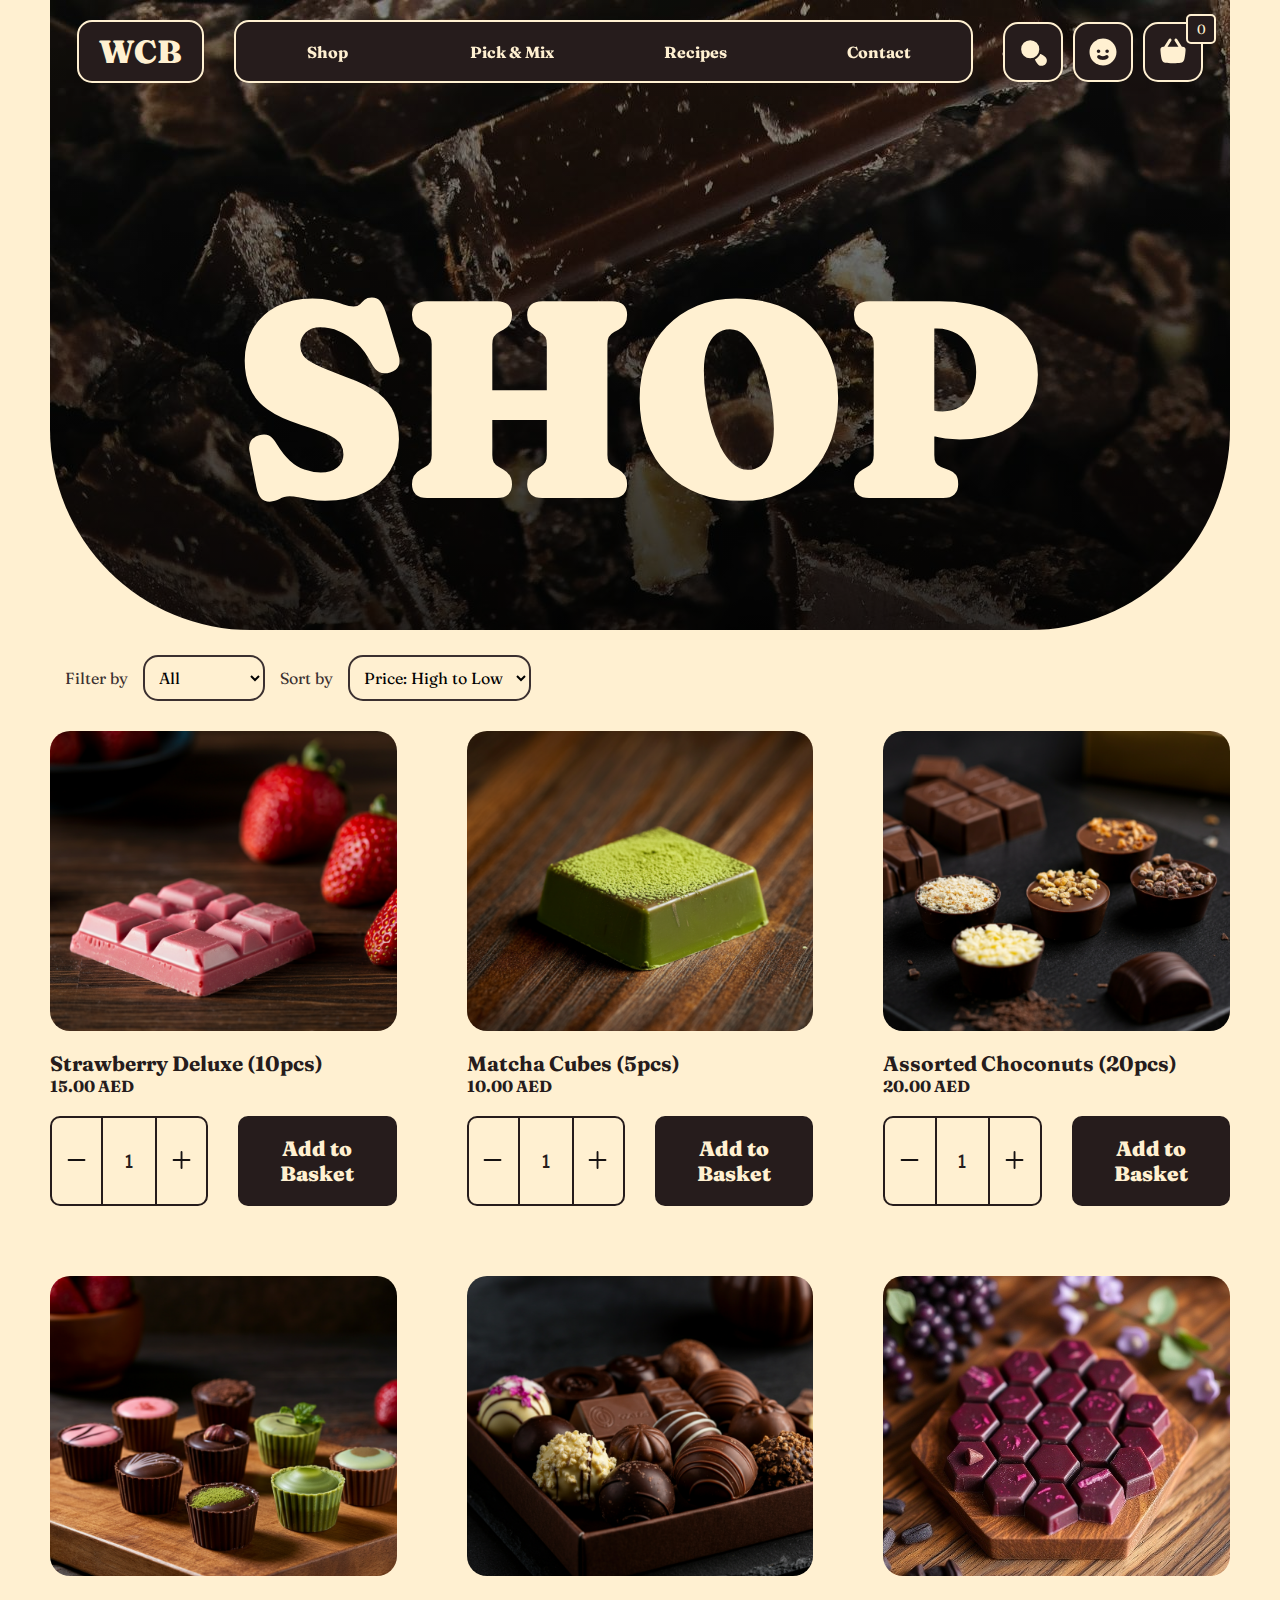
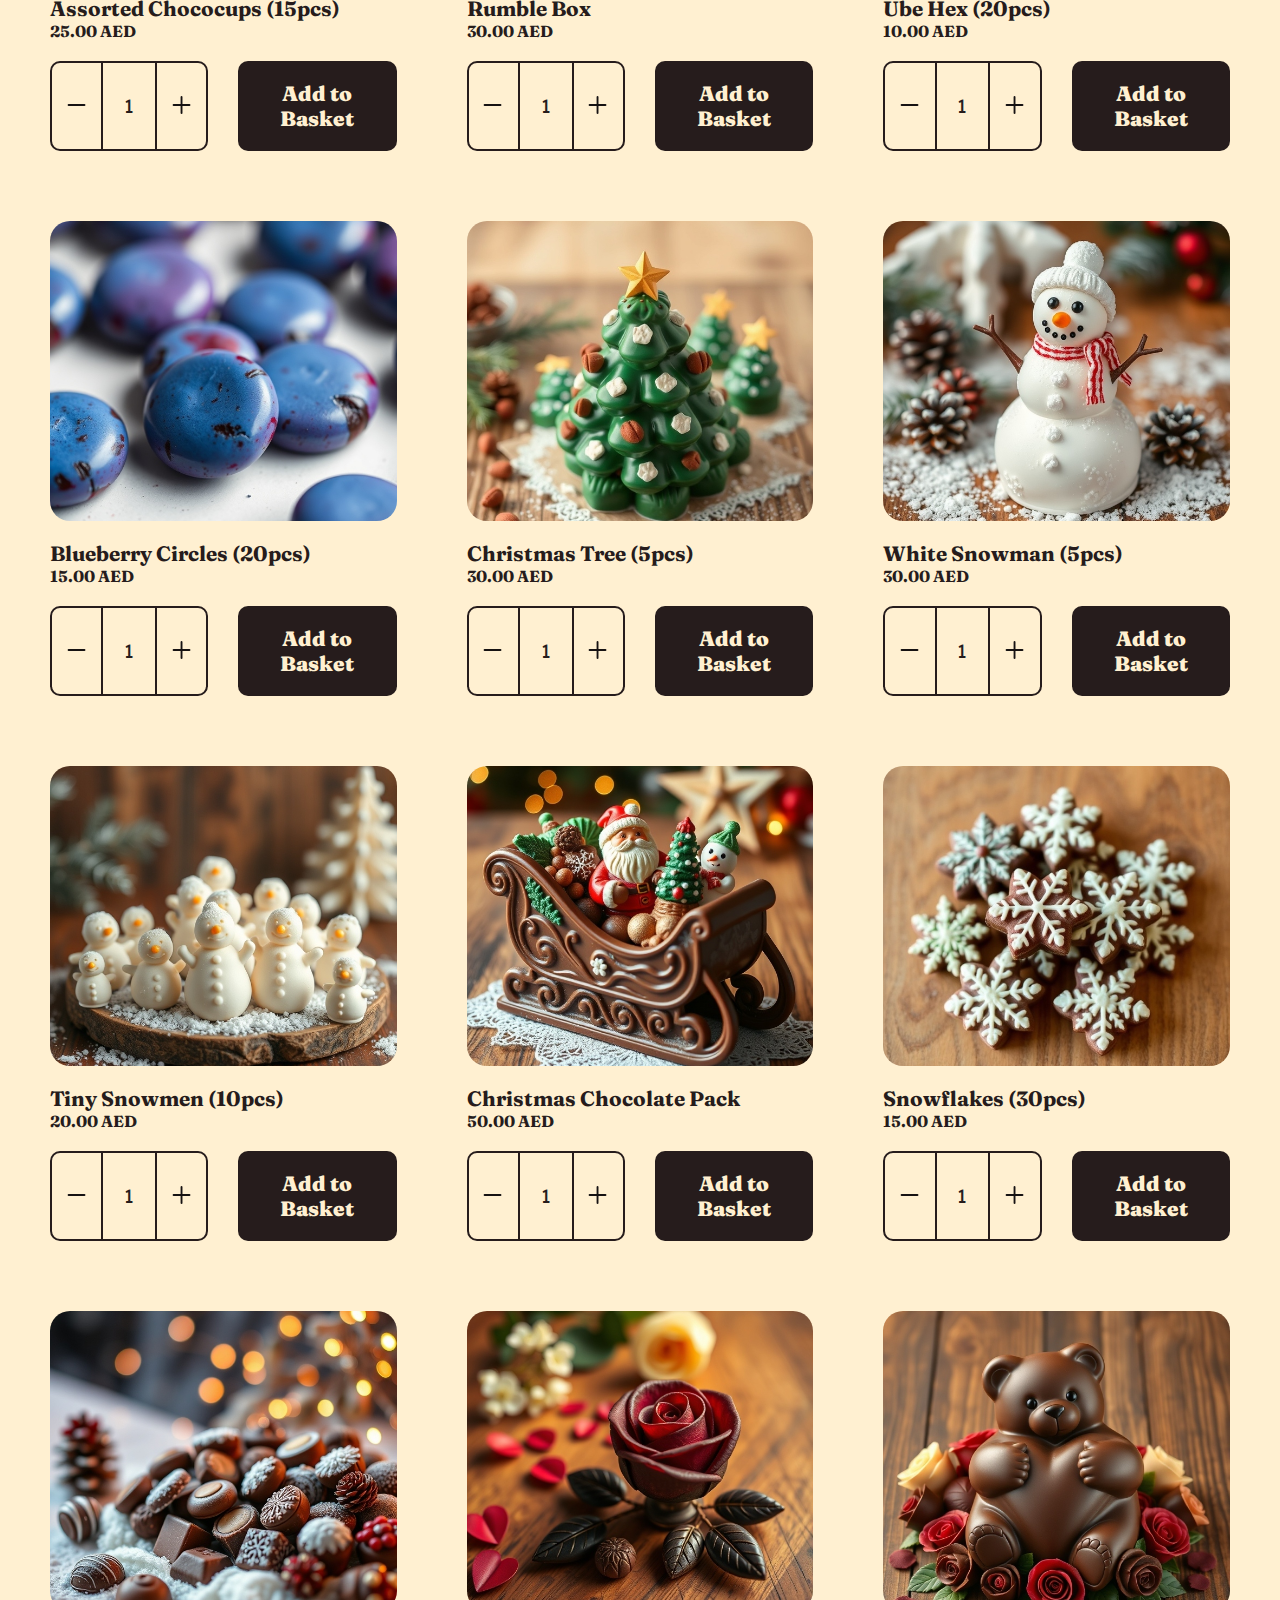
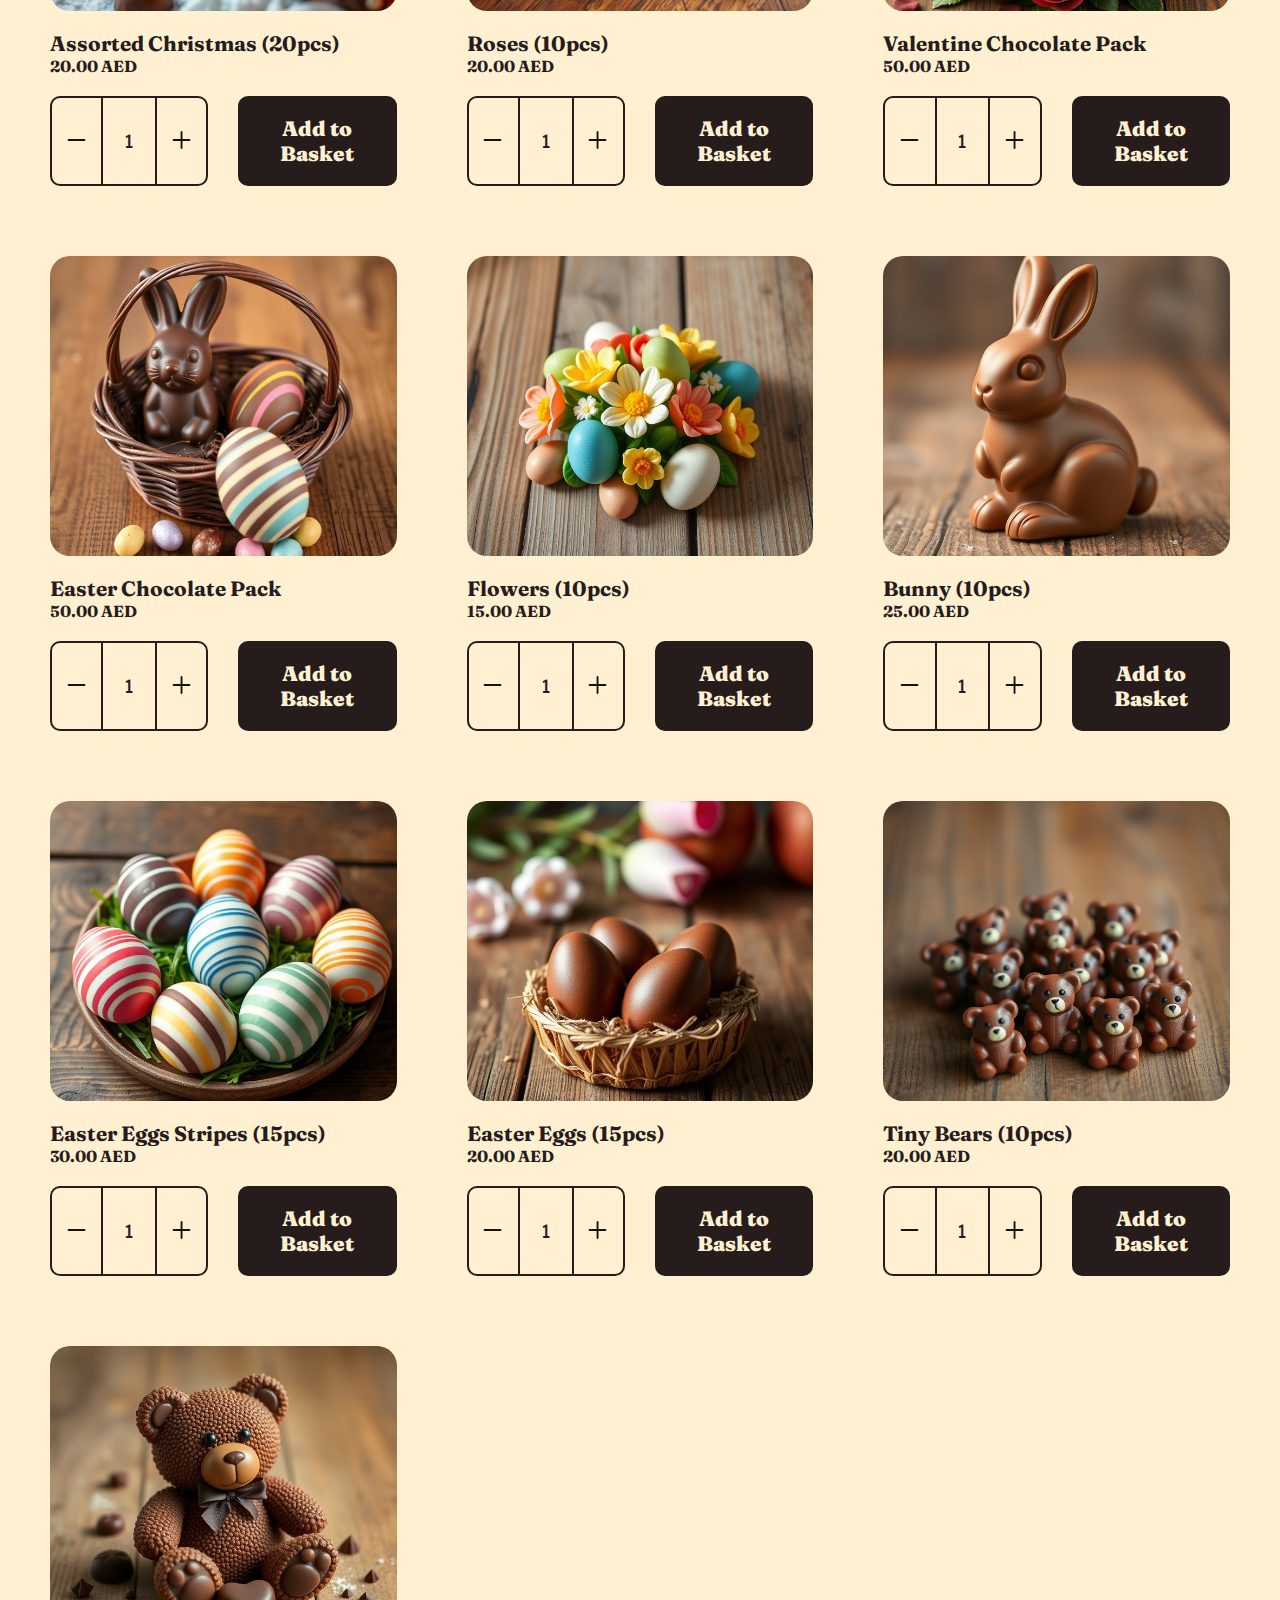
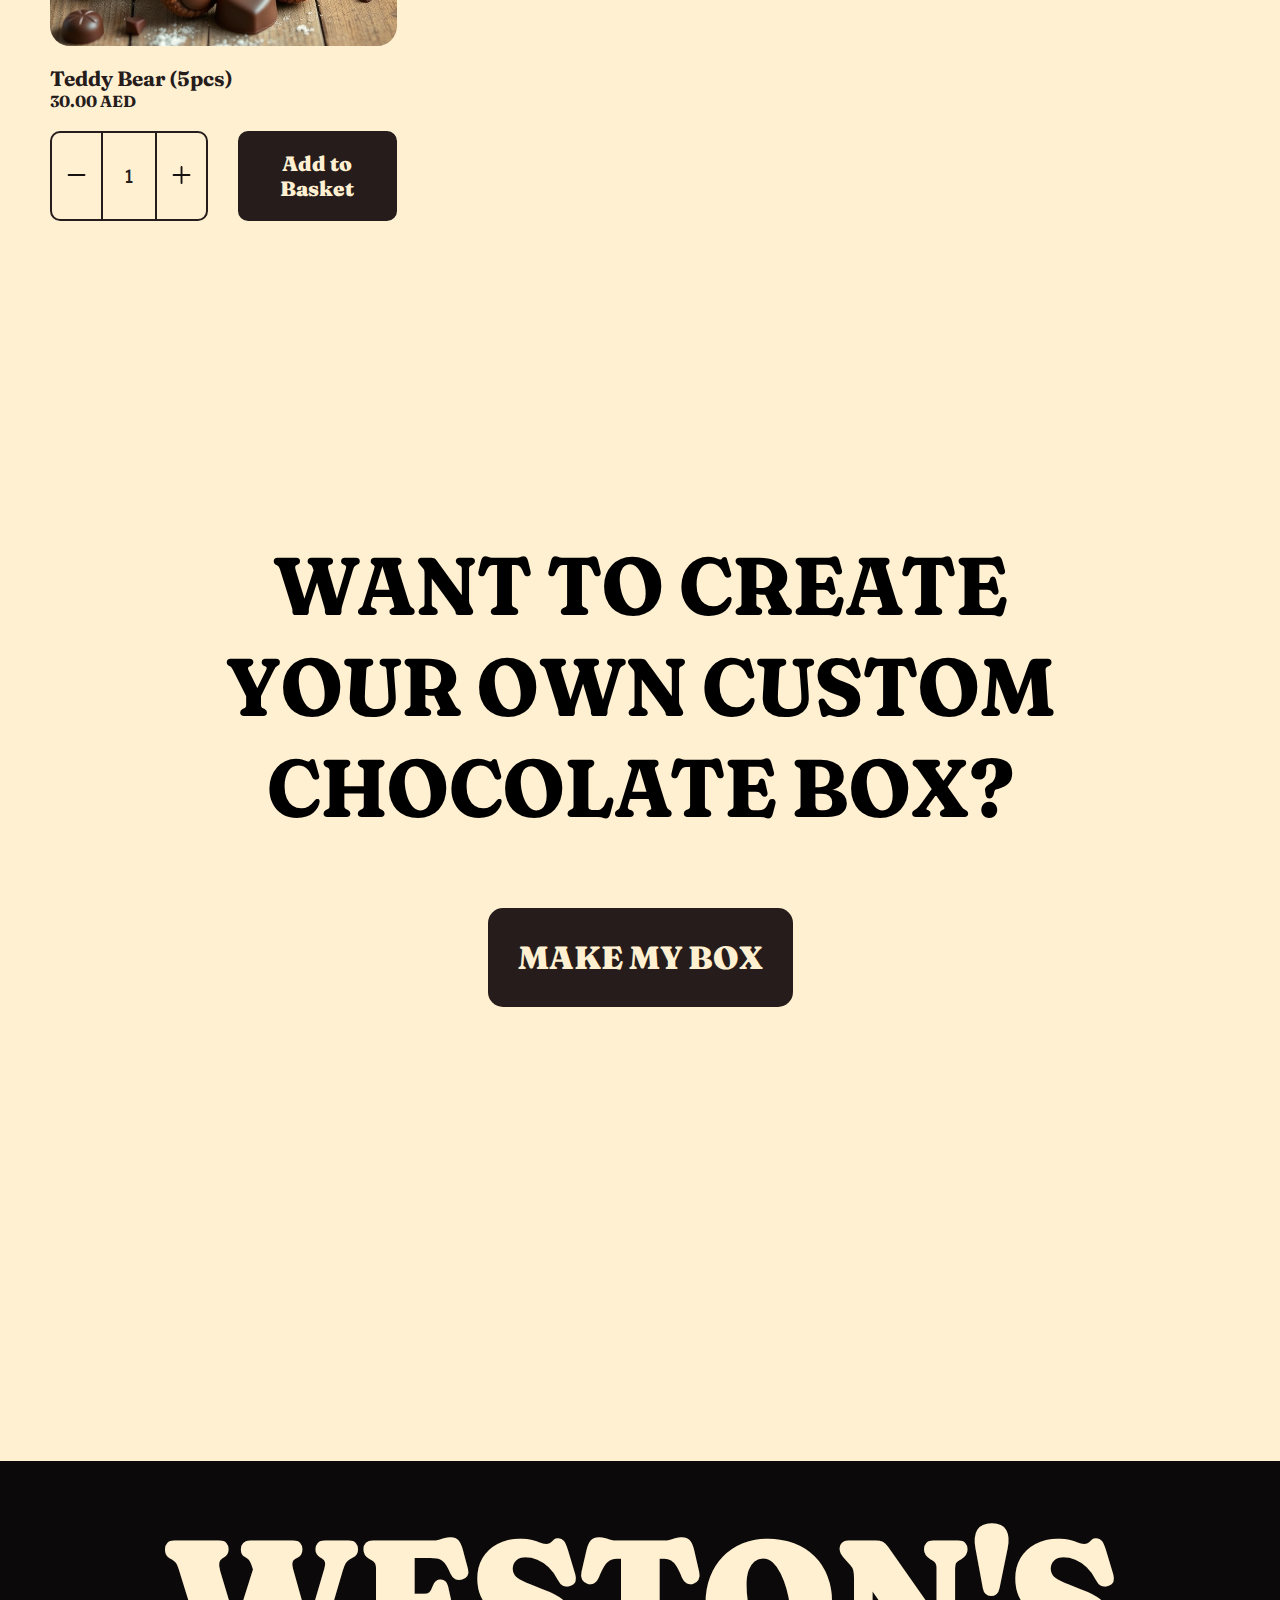
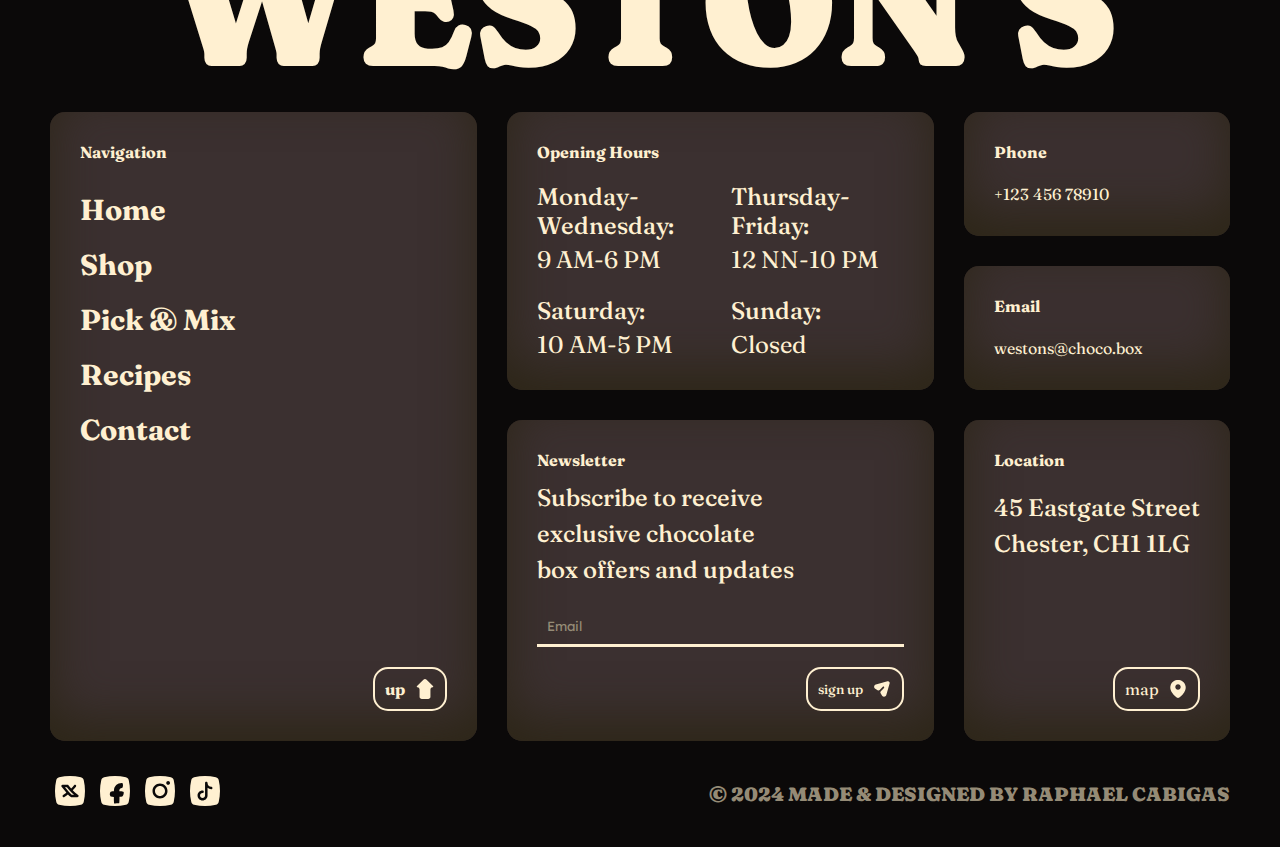
<file: Class-Activities/WestonsChocolateBox/shop.html>
<!DOCTYPE html>
<html lang="en">

<head>
    <meta charset="UTF-8">
    <meta name="viewport" content="width=device-width, initial-scale=1.0">
    <title>Weston's Chocolate Box | Shop</title>
    <link rel="stylesheet" href="./styles/style.css">
    <link rel="stylesheet" href="./styles/shop.css">
    <link rel="preconnect" href="https://fonts.googleapis.com">
    <link rel="preconnect" href="https://fonts.gstatic.com" crossorigin>
    <link
        href="https://fonts.googleapis.com/css2?family=Fraunces:ital,opsz,wght,SOFT,WONK@0,9..144,100..900,0..100,0..1;1,9..144,100..900,0..100,0..1&family=Lexend:wght@100..900&display=swap"
        rel="stylesheet">
</head>

<body>
    <!-----SEARCH----->
    <div class="search">
        <form action="#">
            <label for="search">Search</label>
            <input type="search" name="search" id="search">
        </form>
    </div>
    <!-----ACCOUNT----->
    <div class="account">
        <div class="account-form-ctr">
            <!--ACCOUNT FORM-->
            <form action="#">
                <div class="account-h">
                    <h2>Welcome back!</h2>
                    <h3>Log in to your account</h3>
                </div>
                <div class="input-ctr">
                    <input type="text" name="username" id="username" required>
                    <label for="username">Username</label>
                </div>
                <div class="input-ctr">
                    <input type="password" name="password" id="password" required>
                    <label for="password">Password</label>
                </div>
                <a href="#">Forgot Password?</a>
                <button type="submit">Continue</button>
            </form>
            <h4>OR</h4>
            <!--ACCOUNT FORM OPTIONS-->
            <div class="form-opts">
                <button><svg xmlns="http://www.w3.org/2000/svg" x="0px" y="0px" width="100" height="100"
                        viewBox="0 0 48 48">
                        <path fill="#fbc02d"
                            d="M43.611,20.083H42V20H24v8h11.303c-1.649,4.657-6.08,8-11.303,8c-6.627,0-12-5.373-12-12	s5.373-12,12-12c3.059,0,5.842,1.154,7.961,3.039l5.657-5.657C34.046,6.053,29.268,4,24,4C12.955,4,4,12.955,4,24s8.955,20,20,20	s20-8.955,20-20C44,22.659,43.862,21.35,43.611,20.083z">
                        </path>
                        <path fill="#e53935"
                            d="M6.306,14.691l6.571,4.819C14.655,15.108,18.961,12,24,12c3.059,0,5.842,1.154,7.961,3.039	l5.657-5.657C34.046,6.053,29.268,4,24,4C16.318,4,9.656,8.337,6.306,14.691z">
                        </path>
                        <path fill="#4caf50"
                            d="M24,44c5.166,0,9.86-1.977,13.409-5.192l-6.19-5.238C29.211,35.091,26.715,36,24,36	c-5.202,0-9.619-3.317-11.283-7.946l-6.522,5.025C9.505,39.556,16.227,44,24,44z">
                        </path>
                        <path fill="#1565c0"
                            d="M43.611,20.083L43.595,20L42,20H24v8h11.303c-0.792,2.237-2.231,4.166-4.087,5.571	c0.001-0.001,0.002-0.001,0.003-0.002l6.19,5.238C36.971,39.205,44,34,44,24C44,22.659,43.862,21.35,43.611,20.083z">
                        </path>
                    </svg><span>Continue with Google</span></button>
                <button><svg xmlns="http://www.w3.org/2000/svg" x="0px" y="0px" width="100" height="100"
                        viewBox="0 0 24 24">
                        <path
                            d="M 15.904297 1.078125 C 15.843359 1.06875 15.774219 1.0746094 15.699219 1.0996094 C 14.699219 1.2996094 13.600391 1.8996094 12.900391 2.5996094 C 12.300391 3.1996094 11.800781 4.1996094 11.800781 5.0996094 C 11.800781 5.2996094 11.999219 5.5 12.199219 5.5 C 13.299219 5.4 14.399609 4.7996094 15.099609 4.0996094 C 15.699609 3.2996094 16.199219 2.4 16.199219 1.5 C 16.199219 1.275 16.087109 1.10625 15.904297 1.078125 z M 16.199219 5.4003906 C 14.399219 5.4003906 13.600391 6.5 12.400391 6.5 C 11.100391 6.5 9.9003906 5.5 8.4003906 5.5 C 6.3003906 5.5 3.0996094 7.4996094 3.0996094 12.099609 C 2.9996094 16.299609 6.8 21 9 21 C 10.3 21 10.600391 20.199219 12.400391 20.199219 C 14.200391 20.199219 14.600391 21 15.900391 21 C 17.400391 21 18.500391 19.399609 19.400391 18.099609 C 19.800391 17.399609 20.100391 17.000391 20.400391 16.400391 C 20.600391 16.000391 20.4 15.600391 20 15.400391 C 17.4 14.100391 16.900781 9.9003906 19.800781 8.4003906 C 20.300781 8.1003906 20.4 7.4992188 20 7.1992188 C 18.9 6.1992187 17.299219 5.4003906 16.199219 5.4003906 z">
                        </path>
                    </svg><span>Continue with Apple</span></button>
            </div>
            <p>Want to create an account? <a href="#">Sign Up</a></p>
        </div>
        <!--ACCOUNT IMG-->
        <div class="account-img">
            <img src="./images/bg.jpg" alt="Shredded chocolates">
        </div>
    </div>
    <!-----BASKET----->
    <div class="basket">
        <div class="basket-title">
            <div>
                <p class="basket-h">=Basket=</p>
                <p class="basket-qty">0 item/s</p>
            </div>
            <button id="basket-close-btn">close</button>
        </div>
        <div class="basket-content">
        </div>
        <div class="basket-total">
            <p class="total-title">Total</p>
            <!--Price to be updated-->
            <p class="total-price">0.00 AED</p>
            <button type="submit" class="checkout">Checkout</button>
        </div>
    </div>
    <div class="basket-notifs"></div>
    <!-----MENU----->
    <nav class="menu">
        <ul>
            <li><a href="index.html">Home</a></li>
            <li><a href="shop.html">Shop</a></li>
            <li><a href="#">Pick & Mix</a></li>
            <li><a href="recipe.html">Recipes</a></li>
            <li><a href="contact.html">Contact</a></li>
        </ul>
    </nav>
    <header>
        <!-----NAVIGATION----->
        <nav>
            <a href="index.html" class="logo">WCB</a>
            <!--NAVIGATION LINKS-->
            <ul class="nav-ctr">
                <li><a href="shop.html">Shop</a></li>
                <li><a href="#">Pick & Mix</a></li>
                <li><a href="recipe.html">Recipes</a></li>
                <li><a href="contact.html">Contact</a></li>
            </ul>
            <ul class="nav-actions">
                <li>
                    <!--SEARCH BUTTON-->
                    <button id="search-btn" aria-label="Account Button">
                        <svg xmlns="http://www.w3.org/2000/svg" x="0px" y="0px" width="100" height="100"
                            viewBox="0 0 30 30" fill="#FFF0D1">
                            <path
                                d="M28.605 21.884c-.572-1.701-3.203-3.705-5.894-4.816-.241-.099-.511.014-.629.246-.519 1.014-1.192 1.956-2.02 2.785-.838.838-1.791 1.517-2.819 2.038-.233.118-.347.389-.248.63 1.146 2.776 3.239 5.467 4.852 5.874C26.345 29.777 29.893 25.717 28.605 21.884zM12.219 3.165000000000001A9.091 9.091 0 1012.219 21.347 9.091 9.091 0 1012.219 3.165000000000001z">
                            </path>
                        </svg>
                    </button>
                </li>
                <li>
                    <!--ACCOUNT BUTTON-->
                    <!--I used aria labels for buttons and links that might use an svg or image or the text itself is not visible to improve accessibility -->
                    <button id="account-btn" aria-label="Account Button">
                        <svg width="100" height="100" viewBox="0 0 100 100" xmlns="http://www.w3.org/2000/svg">
                            <path fill-rule="evenodd" fill="#FFF0D1" clip-rule="evenodd"
                                d="M50 95C74.8528 95 95 74.8528 95 50C95 25.1472 74.8528 5 50 5C25.1472 5 5 25.1472 5 50C5 74.8528 25.1472 95 50 95ZM35.1765 53.7059C38.3927 53.7059 41 51.0986 41 47.8824C41 44.6661 38.3927 42.0588 35.1765 42.0588C31.9602 42.0588 29.353 44.6661 29.353 47.8824C29.353 51.0986 31.9602 53.7059 35.1765 53.7059ZM69.5882 47.8824C69.5882 51.0986 66.9809 53.7059 63.7647 53.7059C60.5484 53.7059 57.9411 51.0986 57.9411 47.8824C57.9411 44.6661 60.5484 42.0588 63.7647 42.0588C66.9809 42.0588 69.5882 44.6661 69.5882 47.8824ZM49.4706 64.2941C45.5846 63.9952 43.1548 62.6836 41.144 61.5982C39.5936 60.7612 38.2923 60.0588 36.7648 60.0588C33.2561 60.0588 30.4118 62.9031 30.4118 66.4118C30.4118 69.9204 35.1765 73.8235 43.1177 75.9412C43.9415 76.0219 44.7209 76.0902 45.4579 76.1465C46.5187 76.3026 47.8758 76.3759 49.5832 76.3497C51.372 76.3768 52.7785 76.2974 53.8639 76.13C54.5281 76.077 55.2265 76.0142 55.9605 75.9412C63.9016 73.8235 68.6663 69.9204 68.6663 66.4118C68.6663 62.9031 65.822 60.0588 62.3134 60.0588C60.7845 60.0588 59.4563 60.7625 57.8747 61.6004C55.8268 62.6854 53.354 63.9954 49.4706 64.2941Z"
                                fill="black" />
                        </svg>
                    </button>
                </li>
                <li>
                    <!--BASKET BUTTON-->
                    <button id="basket-btn" aria-label="Basket Button">
                        <span>0</span>
                        <svg xmlns="http://www.w3.org/2000/svg" fill="none" viewBox="0 0 100 110" height="100"
                            width="100">
                            <path fill="#FFF0D1" fill-rule="evenodd"
                                d="M42.12414285714286 6.172157142857143c2.5089285714285716 1.568057142857143 3.271642857142857 4.8732 1.7035714285714285 7.382128571428572L29.97721428571429 35.715h40.04378571428572L56.17057142857143 13.554285714285715c-1.5680714285714288 -2.5089285714285716 -0.8053571428571429 -5.814071428571428 1.7035714285714285 -7.382128571428572 2.5089285714285716 -1.5680928571428572 5.814 -0.8053785714285715 7.382142857142858 1.7035571428571428l17.399428571428572 27.839285714285715h3.0571428571428574c5.890000000000001 0 10.804285714285715 4.815500000000001 10.470714285714287 10.903357142857143 -0.4842857142857143 8.830785714285716 -1.7792857142857144 22.693357142857145 -4.618571428571428 34.92592857142858 -1.5735714285714286 6.781428571428572 -6.687857142857143 12.240714285714287 -13.950714285714287 13.294285714285715 -6.005000000000001 0.8714285714285714 -14.98207142857143 1.590714285714286 -27.6155 1.590714285714286 -12.633500000000002 0 -21.610857142857146 -0.7192857142857143 -27.61564285714286 -1.590714285714286 -7.262642857142858 -1.0535714285714286 -12.377 -6.512857142857143 -13.950785714285715 -13.294285714285715C5.593342857142857 69.31171428571429 4.2984857142857145 55.44914285714286 3.8142000000000005 46.61835714285715c-0.33385714285714285 -6.087857142857143 4.5803 -10.903357142857143 10.470300000000002 -10.903357142857143h3.0579285714285716l17.39957142857143 -27.839285714285715c1.5680714285714288 -2.5089357142857143 4.873142857142857 -3.27165 7.382142857142858 -1.7035571428571428Z"
                                clip-rule="evenodd" stroke-width="1"></path>
                        </svg>
                    </button>
                </li>
                <li>
                    <!--MENU BUTTON-->
                    <button id="menu-btn" aria-label="Menu Button">
                        <div class="menu-txt">
                            <span>menu</span>
                            <span>close</span>
                        </div>
                    </button>
                </li>
            </ul>
        </nav>
    </header>
    <main>
        <!-----HERO----->
        <section class="hero">
            <h1>Shop</h1>
        </section>
        <section class="main-shop">
            <div class="filter-ctr">
                <label for="filter">Filter by</label>
                <select name="filter" id="filter">
                    <!--A way for a user to select an ‘occasion’ and begin building from there-->
                    <option value="">All</option>
                    <option value="westons">Westons</option>
                    <option value="christmas">Christmas</option>
                    <option value="easter">Easter</option>
                    <option value="valentines">Valentines</option>
                </select>
                <label for="sort">Sort by</label>
                <select name="sort" id="sort">
                    <option value="high">Price: High to Low</option>
                    <option value="low">Price: Low to High</option>
                </select>
            </div>
            <div class="shop-chocos"></div>
        </section>
        <section class="pickmix">
            <h2>Want to create your own custom chocolate box?</h2>
            <a href="pickmix.html"><span>Make</span><span> My</span><span> Box</span></a>
        </section>
    </main>
    <div class="footer-wrap">
        <div class="big-f-h">WESTON'S</div>
        <footer>
            <div class="f-nav f-box">
                <h4>Navigation</h4>
                <ul>
                    <li><a href="index.html">Home</a></li>
                    <li><a href="shop.html">Shop</a></li>
                    <li><a href="#">Pick & Mix</a></li>
                    <li><a href="recipe.html">Recipes</a></li>
                    <li><a href="contact.html">Contact</a></li>
                </ul>
                <a href="#" id="up"><span>up</span><svg height="100" width="100" version="1.1" id="Capa_1"
                        xmlns="http://www.w3.org/2000/svg" xmlns:xlink="http://www.w3.org/1999/xlink"
                        viewBox="0 0 35.367 35.367" xml:space="preserve">
                        <g id="SVGRepo_bgCarrier" stroke-width="0"></g>
                        <g id="SVGRepo_tracerCarrier" stroke-linecap="round" stroke-linejoin="round"></g>
                        <g id="SVGRepo_iconCarrier">
                            <g>
                                <path fill="#FFF0D1"
                                    d="M31.295,11.955L20.511,1.172c-1.562-1.562-4.095-1.562-5.657,0L4.071,11.955 c-1.562,1.562-1.301,2.828,0.583,2.828s3.412,1.791,3.412,4v12.583c0,2.209,1.791,4,4,4H23.3c2.209,0,4-1.791,4-4V18.783 c0-2.209,1.527-4,3.412-4C32.597,14.783,32.857,13.517,31.295,11.955z">
                                </path>
                            </g>
                        </g>
                    </svg></a>
            </div>
            <div class="f-time f-box">
                <h4>Opening Hours</h4>
                <ul>
                    <li>
                        <span>Monday-Wednesday:</span>
                        <span>
                            <time datetime="PT9H">9 AM</time>-<time datetime="PT18H">6 PM</time>
                        </span>
                    </li>
                    <li>
                        <span>Thursday-Friday:</span>
                        <span>
                            <time datetime="PT12H">12 NN</time>-<time datetime="PT22H">10 PM</time>
                        </span>
                    </li>
                    <li>
                        <span>Saturday:</span>
                        <span>
                            <time datetime="PT10H">10 AM</time>-<time datetime="PT17H">5 PM</time>
                        </span>
                    </li>
                    <li>
                        <span>Sunday:</span>
                        <span>Closed</span>
                    </li>
                </ul>
            </div>
            <div class="f-place f-box">
                <h4>Location</h4>
                <div class="location">
                    <address>
                        <p>45 Eastgate Street</p>
                        <p>Chester, CH1 1LG</p>
                    </address>
                    <a href="https://maps.app.goo.gl/ZhP3j9RKpV8inp398" target="_blank"><span>map</span><svg width="100"
                            height="100" viewBox="0 0 24 24" xmlns="http://www.w3.org/2000/svg">
                            <g id="style=fill">
                                <g id="location">
                                    <path id="Subtract" fill-rule="evenodd" clip-rule="evenodd"
                                        d="M8.89129 21.0787L8.9461 21.1315L8.95039 21.1357C9.95462 22.098 10.9283 22.7576 12.0296 22.7449C13.1259 22.7323 14.0956 22.0555 15.0992 21.0783C16.4747 19.7455 18.2545 17.9477 19.5403 15.8149C20.831 13.6741 21.6639 11.1292 21.0372 8.33595C18.9197 -1.10413 5.09133 -1.11519 2.96276 8.32592C2.35382 11.04 3.12314 13.5227 4.34999 15.6268C5.57222 17.7231 7.2824 19.5029 8.65394 20.8471C8.73386 20.9254 8.81273 21.0023 8.89035 21.0778L8.89129 21.0787ZM12 6.25012C10.2051 6.25012 8.75 7.7052 8.75 9.50012C8.75 11.295 10.2051 12.7501 12 12.7501C13.7949 12.7501 15.25 11.295 15.25 9.50012C15.25 7.7052 13.7949 6.25012 12 6.25012Z"
                                        fill="#FFF0D1" />
                                </g>
                            </g>
                        </svg></a>
                </div>
            </div>
            <a href="tel:+12345678910" class="f-phone f-box">
                <h4>Phone</h4>
                <p>+123 456 78910</p>
            </a>
            <a href="mailto:westons@choco.box" class="f-mail f-box">
                <h4>Email</h4>
                <p>westons@choco.box</p>
            </a>
            <div class="f-news f-box">
                <h4>Newsletter</h4>
                <p>Subscribe to receive exclusive chocolate box offers and updates</p>
                <form action="#">
                    <label for="email" style="display: none;">Email</label>
                    <input type="email" name="email" id="email" placeholder="Email" required>
                    <button type="submit"><span>sign up</span><svg viewBox="0 0 24 24" fill="none" width="100"
                            height="100" xmlns="http://www.w3.org/2000/svg">
                            <g id="SVGRepo_bgCarrier" stroke-width="0"></g>
                            <g id="SVGRepo_tracerCarrier" stroke-linecap="round" stroke-linejoin="round"></g>
                            <g id="SVGRepo_iconCarrier">
                                <path fill-rule="evenodd" clip-rule="evenodd"
                                    d="M18.61 2.64548C20.1948 2.19021 21.6568 3.65224 21.2016 5.23705L17.1785 19.2417C16.5079 21.5761 13.3904 22.0197 12.1096 19.9629L10.3338 17.1113C9.84262 16.3226 9.96155 15.2974 10.6207 14.6383L14.4111 10.8479C14.8022 10.4567 14.8033 9.82357 14.4134 9.43373C14.0236 9.04389 13.3905 9.04497 12.9993 9.43614L9.20901 13.2265C8.54987 13.8856 7.52471 14.0046 6.73596 13.5134L3.88412 11.7375C1.82737 10.4567 2.27092 7.33918 4.60532 6.66858L18.61 2.64548Z"
                                    fill="#FFF0D1"></path>
                            </g>
                        </svg></button>
                </form>
            </div>
            <div class="f-bottom">
                <ul>
                    <li><a href="http://twitter.com" aria-label="Weston's Chocolate Box Twitter"><svg
                                xmlns="http://www.w3.org/2000/svg" x="0px" y="0px" width="100" height="100"
                                viewBox="0,0,256,256">
                                <g fill="#fff0d1" fill-rule="nonzero" stroke="none" stroke-width="1"
                                    stroke-linecap="butt" stroke-linejoin="miter" stroke-miterlimit="10"
                                    stroke-dasharray="" stroke-dashoffset="0" font-family="none" font-weight="none"
                                    font-size="none" text-anchor="none" style="mix-blend-mode: normal">
                                    <g transform="scale(8,8)">
                                        <path
                                            d="M16.00391,4.00586c-2.92375,0 -5.84891,0.3432 -8.75391,1.0332c-1.09,0.26 -1.95094,1.12094 -2.21094,2.21094c-1.38,5.81 -1.38,11.69 0,17.5c0.26,1.09 1.12094,1.96094 2.21094,2.21094c2.9,0.69 5.83,1.03906 8.75,1.03906c2.92,0 5.85,-0.34906 8.75,-1.03906c1.09,-0.26 1.95094,-1.12094 2.21094,-2.21094c1.38,-5.81 1.38,-11.69 0,-17.5c-0.25,-1.09 -1.12094,-1.95094 -2.21094,-2.21094c-2.9,-0.69 -5.82234,-1.0332 -8.74609,-1.0332zM10,11.06055h4c0.3,0 0.58,0.13914 0.75,0.36914c0.56,0.75 1.32969,1.67086 2.17969,2.63086c0.83,-0.83 1.60031,-1.70063 2.32031,-2.64062c0.32,-0.41 0.92008,-0.47992 1.33008,-0.16992c0.41,0.32 0.47992,0.92008 0.16992,1.33008c-0.79,1.01 -1.62906,1.95914 -2.53906,2.86914c1.5,1.58 3.09953,3.05023 4.26953,3.74023c0.37,0.22 0.53969,0.65055 0.42969,1.06055c-0.11,0.41 -0.49016,0.68945 -0.91016,0.68945h-5c-0.23,0 -0.45086,-0.08023 -0.63086,-0.24023c-0.79,-0.69 -1.43977,-1.31992 -2.00977,-1.91992c-0.83,0.62 -1.73984,1.27 -2.83984,2c-0.16,0.11 -0.33953,0.16016 -0.51953,0.16016c-0.3,0 -0.5993,-0.13992 -0.7793,-0.41992c-0.29,-0.43 -0.18023,-1.00883 0.25977,-1.29883c1.01,-0.68 1.85914,-1.26984 2.61914,-1.83984c-0.58,-0.69 -1.11898,-1.38063 -1.70898,-2.14063c-0.61,-0.78 -1.28133,-1.63062 -2.11133,-2.64062c-0.24,-0.28 -0.28891,-0.67 -0.12891,-1c0.15,-0.33 0.47961,-0.53906 0.84961,-0.53906zM11.98047,12.93945c0.32,0.4 0.60867,0.78063 0.88867,1.14063c1.35,1.73 2.43023,3.12047 4.49023,4.98047h1.86133c-2.13,-1.89 -4.43141,-4.51109 -5.69141,-6.12109z">
                                        </path>
                                    </g>
                                </g>
                            </svg></a></li>
                    <li><a href="http://facebook.com" aria-label="Weston's Chocolate Box Facebook"> <svg
                                xmlns="http://www.w3.org/2000/svg" x="0px" y="0px" width="100" height="100"
                                viewBox="0,0,256,256">
                                <g fill="#fff0d1" fill-rule="nonzero" stroke="none" stroke-width="1"
                                    stroke-linecap="butt" stroke-linejoin="miter" stroke-miterlimit="10"
                                    stroke-dasharray="" stroke-dashoffset="0" font-family="none" font-weight="none"
                                    font-size="none" text-anchor="none" style="mix-blend-mode: normal">
                                    <g transform="scale(8,8)">
                                        <path
                                            d="M26.961,7.249c-0.257,-1.086 -1.124,-1.953 -2.209,-2.21c-5.809,-1.379 -11.696,-1.379 -17.503,0c-1.086,0.257 -1.953,1.124 -2.21,2.209c-1.379,5.808 -1.379,11.696 0,17.503c0.257,1.086 1.124,1.953 2.209,2.21c2.904,0.689 5.828,1.034 8.752,1.034c2.924,0 5.848,-0.345 8.752,-1.034c1.085,-0.257 1.952,-1.124 2.209,-2.209c1.379,-5.808 1.379,-11.696 0,-17.503zM15.227,25.524c-0.15,-1.613 -0.206,-3.392 -0.12,-4.797c-0.92,0 -1.797,-0.114 -2.519,-0.382c-0.153,-0.057 -0.28,-0.184 -0.348,-0.332c-0.514,-1.121 -0.514,-1.903 0,-3.023c0.069,-0.149 0.204,-0.277 0.358,-0.334c0.902,-0.333 1.696,-0.405 2.521,-0.405l0.041,-0.928c0.188,-3.382 2.607,-5.744 6.314,-5.822c0.23,-0.005 0.457,0.125 0.554,0.334c0.48,1.039 0.51,2.249 0.011,3.318c-0.099,0.209 -0.319,0.347 -0.55,0.347c-1.104,0 -2.005,0.904 -2.002,2.008l0.002,0.73c1.308,0.01 2.038,0.114 3.071,0.38c0.252,0.065 0.448,0.334 0.449,0.594c0.005,1.059 -0.328,2.245 -0.97,2.93c-0.086,0.054 -0.169,0.107 -0.254,0.161c-0.636,0.221 -1.217,0.289 -2.216,0.289c0.074,1.259 0.003,3.09 -0.136,4.802c-0.02,0.245 -0.216,0.441 -0.461,0.461c-1.081,0.091 -2.163,0.133 -3.245,0.124c-0.259,-0.002 -0.477,-0.198 -0.5,-0.455z">
                                        </path>
                                    </g>
                                </g>
                            </svg></a></li>
                    <li><a href="http://instagram.com" aria-label="Weston's Chocolate Box Instagram"> <svg
                                xmlns="http://www.w3.org/2000/svg" x="0px" y="0px" width="100" height="100"
                                viewBox="0,0,256,256">
                                <g fill="#fff0d1" fill-rule="nonzero" stroke="none" stroke-width="1"
                                    stroke-linecap="butt" stroke-linejoin="miter" stroke-miterlimit="10"
                                    stroke-dasharray="" stroke-dashoffset="0" font-family="none" font-weight="none"
                                    font-size="none" text-anchor="none" style="mix-blend-mode: normal">
                                    <g transform="scale(8,8)">
                                        <path
                                            d="M16.00391,4.00586c-2.92375,0 -5.84891,0.3432 -8.75391,1.0332c-1.09,0.26 -1.95094,1.12094 -2.21094,2.21094c-1.38,5.81 -1.38,11.69 0,17.5c0.26,1.09 1.12094,1.96094 2.21094,2.21094c2.9,0.69 5.83,1.03906 8.75,1.03906c2.92,0 5.85,-0.34906 8.75,-1.03906c1.09,-0.26 1.95094,-1.12094 2.21094,-2.21094c1.38,-5.81 1.38,-11.69 0,-17.5c-0.25,-1.09 -1.12094,-1.95094 -2.21094,-2.21094c-2.9,-0.69 -5.82234,-1.0332 -8.74609,-1.0332zM22.5,8c0.83,0 1.5,0.67 1.5,1.5c0,0.83 -0.67,1.5 -1.5,1.5c-0.83,0 -1.5,-0.67 -1.5,-1.5c0,-0.83 0.67,-1.5 1.5,-1.5zM16,10c3.31,0 6,2.69 6,6c0,3.31 -2.69,6 -6,6c-3.31,0 -6,-2.69 -6,-6c0,-3.31 2.69,-6 6,-6zM16,12c-2.20914,0 -4,1.79086 -4,4c0,2.20914 1.79086,4 4,4c2.20914,0 4,-1.79086 4,-4c0,-2.20914 -1.79086,-4 -4,-4z">
                                        </path>
                                    </g>
                                </g>
                            </svg></a></li>
                    <li><a href="http://tiktok.com" aria-label="Weston's Chocolate Box Tiktok"> <svg
                                xmlns="http://www.w3.org/2000/svg" x="0px" y="0px" width="100" height="100"
                                viewBox="0,0,256,256">
                                <g fill="#fff0d1" fill-rule="nonzero" stroke="none" stroke-width="1"
                                    stroke-linecap="butt" stroke-linejoin="miter" stroke-miterlimit="10"
                                    stroke-dasharray="" stroke-dashoffset="0" font-family="none" font-weight="none"
                                    font-size="none" text-anchor="none" style="mix-blend-mode: normal">
                                    <g transform="scale(8,8)">
                                        <path
                                            d="M26.96,7.25c-0.25,-1.09 -1.12,-1.95 -2.21,-2.21c-5.8,-1.38 -11.69,-1.38 -17.5,0c-1.09,0.26 -1.95,1.12 -2.21,2.21c-1.38,5.81 -1.38,11.69 0,17.5c0.26,1.09 1.12,1.96 2.21,2.21c2.9,0.69 5.83,1.04 8.75,1.04c2.92,0 5.85,-0.35 8.75,-1.04c1.09,-0.26 1.95,-1.12 2.21,-2.21c1.38,-5.81 1.38,-11.69 0,-17.5zM20.97,14.5v0c-1.1,-0.02 -2.12,-0.39 -2.93,-1.02v6.02c0,2.21 -1.8,4 -4,4c-2.2,0 -4,-1.79 -4,-4c0,-2.21 1.79,-4 4,-4c0.55,0 1,0.45 1,1c0,0.55 -0.45,1 -1,1c-1.1,0 -2,0.9 -2,2c0,1.1 0.9,2 2,2c1.1,0 2,-0.9 2,-2v-10c0,-0.55 0.45,-1 1,-1c0.55,0 1,0.45 1,1c0,1.63 1.32,2.98 2.96,3c0.55,0.01 0.99,0.46 0.98,1.01c0,0.55 -0.45,0.99 -1,0.99z">
                                        </path>
                                    </g>
                                </g>
                            </svg></a></li>
                </ul>
                <p class="copyright">&copy; 2024 Made & Designed by Raphael Cabigas</p>
            </div>
        </footer>
    </div>
</body>
<script src="./scripts/basket.js"></script>
<script src="./scripts/shop.js"></script>
<script src="./scripts/script.js"></script>

</html>
</file>
<file: Task-1-Responsive-Layout-and-Typography/sass.css>
/*-----VALUES TO BE USED STORED IN VARIABLES-----*/
/*Imports the selected Google Fonts*/
@import "https://fonts.googleapis.com/css2?family=Josefin+Sans:ital,wght@0,100..700;1,100..700&family=Protest+Guerrilla&display=swap";
* {
  /*-----CSS RESET: resets default spacing values-----*/
  margin: 0;
  padding: 0;
  /* Width and height takes account of border and padding spacing*/
  box-sizing: border-box;
}

body {
  /* 1.5: A number value that will multiply by the element's font-size*/
  line-height: 1.5;
  background-color: #e9e9e9;
}

img {
  /* Sets images to block and width to 100% which takes up the whole container*/
  -o-object-fit: cover;
     object-fit: cover;
  display: block;
  /* Makes the image not stretch in the container but fill it properly
  however some parts of the image may not be visible */
  width: 100%;
}

h1 {
  text-align: center;
  font-family: "Protest Guerrilla", sans-serif;
  font-size: 3rem;
}

h2 {
  text-align: center;
  font-family: "Protest Guerrilla", sans-serif;
  font-size: 3rem;
  margin-block: 12px;
}

p {
  margin-top: 12px;
  font-family: "Josefin Sans", sans-serif;
}

a {
  /* Removes underline from the anchor tags */
  text-decoration: none;
  color: #14181d;
  font-family: "Josefin Sans", sans-serif;
}

ul {
  /* Removes bullet points from the unordered list */
  list-style-type: none;
}

/*-----HEADER & NAVIGATION-----*/
header {
  padding: 12px;
  display: flex;
  /* Centers the items vertically */
  align-items: center;
  /* Centers the items horizontally */
  justify-content: center;
  /* Sets the direction to column */
  flex-direction: column;
}

#logo {
  margin: 12px;
  width: 80px;
}

nav {
  margin: 12px;
  /* Sets nav with width to 100% which takes up the whole container*/
  width: 100%;
}

#nav-container {
  display: flex;
}
#nav-container li {
  width: 100%;
  text-align: center;
}

section {
  /*------MAIN CONTENT-----*/
  /* Sets the padding to all section tags */
  padding: 12px;
  background-color: white;
}

#hero p {
  /* Hero section paragraph */
  font-size: larger;
}

#album-gallery {
  /* Album gallery section */
  /* Reverts the padding to the initial value size */
  padding: initial;
}

#author {
  /* Author section */
  display: flex;
  flex-direction: column;
  align-items: center;
  justify-content: center;
}

#author-img {
  /* Sets a constraint width of 200px and make the img circle*/
  max-width: 200px;
  border-radius: 100%;
}

footer {
  /*-----FOOTER-----*/
  padding: 12px;
  color: white;
  background-color: #14181d;
  text-align: center;
}

@media (min-width: 540px) {
  /* Styles for LARGE MOBILES */
  #logo {
    margin: 20px;
  }
  nav {
    margin: 20px;
  }
  section {
    padding: 20px;
  }
  footer {
    padding: 20px;
  }
}
@media (min-width: 720px) {
  /* Styles for TABLETS */
  body {
    margin-inline: 30px;
  }
  #logo {
    margin: 30px;
  }
  nav {
    margin: 30px;
  }
  main {
    padding-inline: 30px;
  }
  section {
    padding: 30px;
  }
  footer {
    margin-inline: 30px;
    padding: 30px;
  }
  #album-gallery {
    /* Album gallery section */
    display: grid;
    /* Sets 2 equal columns and rows */
    grid-template-columns: 1fr 1fr;
    grid-template-rows: 1fr 1fr;
  }
  .album-tablet {
    /* Don't display album covers that have this class */
    display: none;
  }
  #author {
    /* Author section */
    flex-direction: row;
  }
  #author img {
    /* Sets order to 1 so that it will be displayed on the right side */
    order: 1;
  }
}
@media (min-width: 1024px) {
  /* Styles for DESKTOPS */
  body {
    margin-inline: 50px;
  }
  h1 {
    text-align: left;
    font-size: 120px;
  }
  h2 {
    text-align: left;
  }
  #hero p {
    width: 700px;
  }
  #hero h2 {
    font-size: 3rem;
  }
  #logo {
    margin: 50px;
    width: 200px;
  }
  nav {
    margin: 50px;
  }
  main {
    padding-inline: 50px;
  }
  section {
    padding: 50px;
  }
  #content {
    /* Content section */
    /* Makes the content have 3 columns */
    -moz-column-count: 3;
         column-count: 3;
    /* Sets the column gap */
    -moz-column-gap: 50px;
         column-gap: 50px;
  }
  #album-gallery {
    /* Album gallery section */
    display: grid;
    /* Sets 4 columns */
    grid-template-columns: repeat(4, 1fr);
    /* Sets 2 rows */
    grid-template-rows: 1fr 1fr;
  }
  #album-desktop {
    /* Sets the album image to occupy 2 columns and rows 
    and sets the order -1 meaning it will be displayed 
    first on the left side*/
    grid-column: span 2;
    grid-row: span 2;
    order: -1;
  }
  #album-visible {
    /* Displays the album cover that has this id */
    display: block;
  }
  #author {
    /* Author section */
    gap: 50px;
  }
  #author h2 {
    text-align: center;
  }
  #author p {
    /* Sets a constraint width of 600px*/
    max-width: 600px;
  }
  footer {
    margin-inline: 50px;
    padding: 50px;
  }
}/*# sourceMappingURL=sass.css.map */
</file>
<file: Task-2-Advanced-Layout/sass.css>
/*-----VALUES TO BE USED STORED IN VARIABLES-----*/
/* Imports the selected Google Fonts */
@import "https://fonts.googleapis.com/css2?family=Lato:ital,wght@0,100;0,300;0,400;0,700;0,900;1,100;1,300;1,400;1,700;1,900&family=Teko:wght@300..700&display=swap";
* {
  /*-----CSS RESET: resets default spacing values-----*/
  margin: 0;
  padding: 0;
  /* Width and height takes account of border and padding spacing*/
  box-sizing: border-box;
}

body {
  /* 1.5: A number value that will multiply by the element's font-size */
  line-height: 1.5;
  background-color: #070410;
}

/* Sets images to block and 
width to 100% which takes up the whole container */
img {
  /* Makes the image not stretch in the container but fill it properly
  although some parts of the image may not be visible */
  -o-object-fit: cover;
     object-fit: cover;
  display: block;
  width: 100%;
}

a {
  /* H1 & Link hover transition */
  font-family: "Lato", sans-serif;
  /* Removes underline from the anchor tags */
  text-decoration: none;
  color: #ffffff;
  transition: color 0.5s ease;
}
a:hover {
  /* & or the parent selector is used to style the pseudo selectors */
  color: #eef36a;
}

h1 {
  transition: color 0.5s ease;
  font-family: "Teko", sans-serif;
  color: #ffffff;
}
h1:hover {
  color: #eef36a;
}

ul {
  /* Removes bullet points from the unordered list */
  list-style-type: none;
}

button {
  padding: 16px;
  /* Rounds the corners of the button */
  border-radius: 10px;
  /* Removes the border */
  border: none;
  color: #070410;
  background-color: #eef36a;
  /* Displays all the letter in uppercase */
  text-transform: uppercase;
  font-family: "Teko", sans-serif;
  /* 2em: Will multiply the font-size based on the parent element 
  which will be the body's font-size typically 16px */
  font-size: 2em;
  cursor: pointer;
  /* Sets the button to position relative 
  allowing the before pseudo selector to be position 
  based on the button's location */
  position: relative;
  /* position the text in front of the before pseudo element */
  z-index: 0;
  /* overflow set to hidden to hide the overflowing content of the
  pseudo selector before of the button */
  overflow: hidden;
  transition: color 0.5s ease;
}
button:hover {
  /* Button hover changes text color */
  color: #eef36a;
}
button:hover::before {
  /* Hover Button's before pseudo selector transition */
  border-radius: 0%;
  width: 100%;
  height: 100%;
}
button::before {
  /* Button's before pseudo selector */
  /* Returns the selector with an empty string */
  content: "";
  /* Absolute position to the button's relative position */
  position: absolute;
  /* position the before pseudo element behind the text */
  z-index: -1;
  /* position the selector at the bottom of the button 
  an move it by 50% to the left which is the anchor point
  and adjust it back by -50% */
  bottom: 0;
  left: 50%;
  transform: translateX(-50%);
  /* Set width and height to 0 for transition */
  width: 0%;
  height: 0%;
  border-radius: 100%;
  background-color: #070410;
  transition: width 0.5s ease, height 0.5s ease, border-radius 0.7s ease;
}

h2 {
  font-family: "Teko", sans-serif;
  color: #ffffff;
}

p {
  font-family: "Lato", sans-serif;
  color: #ffffff;
}

header {
  display: flex;
  /* Centers the items vertically */
  align-items: center;
  /* Have equal spacing between items not including the edges */
  justify-content: space-between;
  background-color: #231651;
  padding: 16px;
}
header h1 {
  font-size: 2em;
}

nav {
  /* Don't display the navigation */
  display: none;
}

main {
  display: flex;
  justify-content: center;
}

section {
  /* Sets a constraint width of 900px */
  max-width: 900px;
  display: grid;
  gap: 16px;
}

.movie-box {
  font-size: 1.5em;
  display: grid;
  /* Adds 1 row that automatically sizes based on the content within
  and another that will take up the remaining space */
  grid-template-rows: auto 1fr;
  background-color: #231651;
  /* Adds a box shadow inside the movie box's buttons pseudo selector */
}
.movie-box button::before {
  box-shadow: inset 0 0 20px #4DCCBD;
}

.movie-content {
  padding: 16px;
  gap: 16px;
  display: flex;
  justify-content: space-between;
  flex-direction: column;
}
.movie-content button {
  /* Adds a shadow inside the button horizontally center 0px, 
  moving upward -30px, and blur by 80px */
  box-shadow: inset 0px -30px 80px #eef36a;
  background-color: #4DCCBD;
}

@media (min-width: 720px) {
  /* Styles for TABLETS */
  header {
    box-shadow: 0px 10px 50px #4DCCBD;
  }
  header h1 {
    font-size: 3em;
  }
  nav {
    /* Displays the navigation */
    display: block;
    font-size: 1.2em;
  }
  #nav-container {
    gap: 32px;
    display: flex;
    justify-content: space-between;
  }
  section {
    margin: 32px;
    gap: 32px;
    /* Sets 2 equal columns */
    grid-template-columns: 1fr 1fr;
  }
  .movie-box {
    box-shadow: 0px 10px 15px #4DCCBD;
  }
}
@media (min-width: 1024px) {
  /* Styles for DESKTOPS */
  #nav-container {
    gap: 48px;
  }
  section {
    margin: 48px;
    gap: 48px;
  }
  #big-box {
    /* Sets the big movie box to occupy 2 columns */
    grid-column: span 2;
  }
  #big-box img {
    /* Sets the big movie box image to have a height of 400px */
    height: 400px;
  }
  #big-box .movie-content {
    display: grid;
    /* Sets a first big column and one small column */
    grid-template-columns: 1.8fr 1fr;
  }
  #big-box button {
    display: flex;
    flex-direction: column;
    align-items: center;
    justify-content: center;
    /* Gets inherited by the spans inside the button 
    which adjusts the vertical spacing between spans*/
    line-height: 120%;
  }
  .movie-rows {
    /* Movie Boxes in Rows */
    grid-template-columns: 1fr 1fr;
    grid-column: span 2;
  }
}/*# sourceMappingURL=sass.css.map */
</file>
<file: Class-Activities/Flexbox/styles/style.css>
/* Adds the fonts from the assets folder */
@font-face {
    /* Initializes the font name for the custom font you want to access*/
    font-family: "LTInstitute";
    /* Specifies the font's location*/
    src: url(../assets/fonts/LTInstitute/LTInstitute-1.otf);
}

/* When a font name of Subjectivity reaches a 
specified font-weight and style it will use the corresponding font*/
@font-face {
    font-family: 'Subjectivity';
    src: url(../assets/fonts/Subjectivity/Subjectivity-Regular.woff2);
    font-weight: normal;
    font-style: normal;
}

@font-face {
    font-family: 'Subjectivity';
    src: url(../assets/fonts/Subjectivity/Subjectivity-Bold.woff2);
    font-weight: 700;
    font-style: normal;
}

@font-face {
    font-family: 'Subjectivity';
    src: url(../assets/fonts/Subjectivity/Subjectivity-BoldSlanted.woff2);
    font-weight: 700;
    font-style: italic;
}

@font-face {
    font-family: 'Subjectivity';
    src: url(../assets/fonts/Subjectivity/Subjectivity-ExtraBold.woff2);
    font-weight: 800;
    font-style: normal;
}

@font-face {
    font-family: 'Subjectivity';
    src: url(../assets/fonts/Subjectivity/Subjectivity-ExtraBoldSlanted.woff2);
    font-weight: 800;
    font-style: italic;
}

@font-face {
    font-family: 'Subjectivity';
    src: url(../assets/fonts/Subjectivity/Subjectivity-Super.woff2);
    font-weight: 900;
    font-style: normal;
}

@font-face {
    font-family: 'Subjectivity';
    src: url(../assets/fonts/Subjectivity/Subjectivity-SuperSlanted.woff2);
    font-weight: 900;
    font-style: italic;
}

/*-----CSS RESET: resets default spacing values-----*/
* {
    margin: 0;
    padding: 0;
    /* Width and height takes account of border and padding spacing*/
    box-sizing: border-box;
}

/*-----VALUES TO BE USED STORED IN VARIABLES USING THE ROOT OF THE HTML-----*/
:root {
    --lightgray: #BFCBA8;
    --darkbluegreen: #56776C;
    --darkgray: #464F41;
}

/* Styles scrollbar */
::-webkit-scrollbar {
    width: 8px;
    height: 8px;
}

::-webkit-scrollbar-track {
    background-color: var(--lightgray);
}

::-webkit-scrollbar-thumb {
    background-color: var(--darkbluegreen);
}

body {
    /* 1.5: A number value that will multiply by the element's font-size*/
    line-height: 1.5;
    background-color: var(--lightgray);
    max-width: 1600px;
    margin-inline: auto;
}

html {
    scroll-behavior: smooth;
}

img {
    /* Sets images to block and width to 100% which takes up the whole container*/
    width: 100%;
    height: 100%;
    /* Makes the image not stretch in the container but fill it properly
  however some parts of the image may not be visible */
    object-fit: cover;
    display: block;
}

a {
    font-family: 'LTInstitute', sans-serif;
    display: block;
    /* Removes underline from the anchor tags */
    text-decoration: none;
}

ul {
    /* Removes bullet points from the unordered list */
    list-style-type: none;
}

button {
    /* Removes the border */
    border: none;
    cursor: pointer;
    font-family: 'LTInstitute', sans-serif;
}

h1,
h2,
h3,
h4,
h5,
h6 {
    font-family: 'Subjectivity', sans-serif;
}

h1 {
    line-height: 100%;
    font-weight: 900;
    /* Adds a line stroke to the text */
    -webkit-text-stroke: 5px var(--darkgray);
    /* @link https://utopia.fyi/clamp/calculator?a=320,1440,96—300 */
    font-size: clamp(6rem, 2.3571rem + 18.2143vw, 18.75rem);
    /* Sets display to flex since I put span tags for Flex and Box */
    display: flex;
    flex-direction: column;
    text-transform: uppercase;
}

h2 {
    margin-bottom: 20px;
    font-weight: 800;
    font-style: italic;
    /* @link https://utopia.fyi/clamp/calculator?a=320,1440,25—90 */
    font-size: clamp(1.5625rem, -0.1339rem + 8.4821vw, 7.5rem);
    text-transform: uppercase;
}

h3 {
    /* @link https://utopia.fyi/clamp/calculator?a=320,1440,20—60 */
    font-weight: 700;
    font-size: clamp(1.25rem, 0.5357rem + 3.5714vw, 3.75rem);
}

h4 {
    /* @link https://utopia.fyi/clamp/calculator?a=320,1440,15—60 */
    font-size: clamp(1.25rem, 0.5357rem + 3.5714vw, 3.75rem);
}

p {
    letter-spacing: 0.5px;
    /* @link https://utopia.fyi/clamp/calculator?a=320,1440,16—20 */
    font-size: clamp(1rem, 0.9286rem + 0.3571vw, 1.25rem);
    /* If the words overflow out of the container it will move the letter on the next line*/
    overflow-wrap: break-word;
    font-family: 'LTInstitute', sans-serif;
}

main {
    background-color: var(--lightgray);
}

section {
    padding: 30px 20px;
}

/*Styles TABLETS*/
@media (min-width: 720px) {
    section {
        padding: 30px 50px;
    }
}
</file>
<file: Class-Activities/Flexbox/styles/index.css>
/*-----MENU BUTTON-----*/
.menu-btn {
    width: 60px;
    height: 60px;
    /* fixed the button's position on screen */
    position: fixed;
    /* make the stack level/position to the front by 1000 */
    z-index: 1000;
    top: 20px;
    right: 20px;
    overflow: hidden;
    border-radius: 15px;
    letter-spacing: 1px;
    color: var(--lightgray);
    background-color: var(--darkgray);
    transition: background-color 0.5s ease, color 0.5s ease;
}

/*--MENU TEXT CONTAINER--*/
.menu-txt {
    display: flex;
    flex-direction: column;
    align-items: center;
    justify-content: center;
    transition: transform 0.5s ease;
}

/*--MENU TEXT SPAN--*/
.menu-txt span {
    margin: 25px 0;
}

/*--MENU TEXT & BUTTON JS--*/
.menu-txt.open {
    transform: translateY(-65px);
}

.menu-btn.open {
    color: var(--darkgray);
    background-color: var(--lightgray);
}

/*-----MENU-----*/
.menu {
    position: fixed;
    z-index: 1000;
    top: 90px;
    right: 20px;
    pointer-events: none;
}

/*--MENU MAIN CONTAINER--*/
.menu ul {
    width: 200px;
    padding: 10px;
    border-radius: 20px;
    background-color: var(--darkgray);
    visibility: hidden;
    opacity: 0;
    transition: opacity 0.5s ease, visibility 0.5s ease;
}

/*--MENU MAIN CONTAINER JS--*/
.menu ul.open {
    pointer-events: auto;
    visibility: visible;
    opacity: 1;
}

/*--MENU LINKS--*/
.menu ul li a {
    color: var(--lightgray);
    padding: 20px;
}

.nav-ctr {
    display: none;
}

/*-----HERO SECTION-----*/
.hero {
    height: 100vh;
    padding: 30px;
    display: flex;
    justify-content: center;
    align-items: center;
    flex-direction: column;
    background-color: var(--darkbluegreen);
    color: var(--lightgray);
}

/*-----CARD DESIGN SECTION-----*/
/*--CARDS CONTAINER--*/
.card-design-ctr {
    display: flex;
    flex-flow: row wrap;
    justify-content: center;
    align-items: center;
    gap: 20px;
}

/*--CARD CONTAINER--*/
.card-ctr {
    flex: 1 1 250px;
    border-radius: 15px;
    text-align: center;
    overflow: hidden;
    background-color: var(--darkgray);
}

/*--CARD IMAGE CONTAINER--*/
.card-img-ctr {
    margin: 20px;
    border-radius: 15px;
    overflow: hidden;
}

/*--CARD IMAGE--*/
.card-img-ctr img {
    transition: transform 0.5s ease;
}

/*--CARD HOVER IMAGE--*/
.card-ctr:hover img {
    transform: scale(1.2);
}

/*--CARD DESCRIPTION--*/
.card-desc {
    padding-bottom: 15px;
    display: flex;
    flex-direction: column;
    align-items: center;
    gap: 20px;
    color: var(--lightgray);
}

/*--CARD BUTTON--*/
.card-ctr button {
    padding: 15px 40px;
    position: relative;
    overflow: hidden;
    font-size: 1rem;
    border-radius: 15px;
    color: var(--lightgray);
    background-color: var(--darkbluegreen);
}

/*-----IMAGE GALLERY SECTION-----*/
/*--GALLERY MAIN CONTAINER--*/
.gallery-ctr {
    display: flex;
    flex-direction: row;
    flex-wrap: wrap;
    gap: 30px;
}

/*--FIGURE CONTAINER--*/
.figure-ctr {
    flex: 1 1 400px;
    position: relative;
    overflow: hidden;
}

/*--FIGURE--*/
.figure-ctr figure {
    border-radius: 30px;
    overflow: hidden;
}

/*--FIGURE IMAGE CONTAINER--*/
.figure-img-ctr {
    overflow: hidden;
    transition: filter 0.3s ease, transform 0.3s ease;
}

/*--FIGURE IMAGE CONTAINER HOVER--*/
.figure-img-ctr:hover {
    transform: scale(1.3);
    filter: grayscale(100%);
}

/*--FIGURE IMAGE--*/
.figure-img-ctr img {
    width: 100%;
    height: 300px;
}

/*--KEYWORD CONTAINER--*/
.keyword-ctr {
    /* Disable pointer events so that the image 
    transition works when hovering on it*/
    pointer-events: none;
    position: absolute;
    padding: 20px;
    left: 0;
    bottom: 0;
    display: flex;
    flex-wrap: wrap;
    justify-content: space-between;
    gap: 15px;
    font-family: 'LTInstitute', sans-serif;
    transform: translateY(100%);
    opacity: 0;
    transition: transform 0.5s ease, opacity 0.5s ease;
}

.figure-ctr:hover .keyword-ctr {
    opacity: 1;
    transform: translateY(0%);
}

/*--KEYWORD--*/
.keyword {
    padding: 10px 20px;
    border-radius: 10px;
    letter-spacing: 1px;
    text-transform: uppercase;
    color: var(--lightgray);
    background-color: var(--darkbluegreen);
}

/*--EXTRA SECTION--*/
#extra {
    padding: 0;
    background-color: var(--darkbluegreen);
}

.extra-img {
    filter: blur(40px);
    position: absolute;
    z-index: -6;
}

#extra a span {
    height: 100%;
    width: 100%;
    display: flex;
    align-items: center;
    justify-content: center;
}

#extra a span::before {
    content: "";
    position: absolute;
    inset: 0;
    z-index: -1;
    pointer-events: none;
    background: linear-gradient(#464f4149, #464f41);
    opacity: 1;
    transition: opacity 0.5s ease;
}

#extra a span:hover::before {
    opacity: 0;
}

/*--EXTRA LINKS--*/
#extra a {
    height: 100vh;
    display: flex;
    align-items: center;
    justify-content: center;
    font-weight: 900;
    font-size: clamp(2rem, 1rem + 10vw, 7.2rem);
    font-family: "Subjectivity", sans-serif;
    text-transform: uppercase;
    text-align: center;
    color: var(--lightgray);
    position: relative;
    z-index: 1;
}

/*--ADD STYLE IF ITS THE LAST LINK--*/
#extra a:last-of-type {
    border-block: 2px solid var(--lightgray);
}

/*-----FOOTER-----*/
footer {
    height: 100px;
    display: flex;
    align-items: center;
    color: var(--lightgray);
    background-color: var(--darkgray);
}

/*--COPYRIGHT--*/
.copyright {
    flex: 1;
    margin-left: 40px;
    font-weight: 900;
    font-family: 'Subjectivity', sans-serif;
    text-transform: uppercase;
}

/*--BACK TO TOP--*/
footer a {
    flex: 0.5;
    height: 100%;
    display: flex;
    align-items: center;
    justify-content: center;
    font-weight: 900;
    font-family: 'Subjectivity', sans-serif;
    border-left: 2px solid var(--lightgray);
    color: var(--lightgray);
    background-color: var(--darkgray);
}

@media (min-width: 540px) {

    /*--FIGURE IMAGE--*/
    .figure-img-ctr img {
        height: 400px;
    }
}

/*Styles DESKTOPS*/
@media (min-width: 1024px) {

    .menu-btn,
    .menu {
        display: none;
    }

    /*-----HEADER-----*/
    header {
        position: sticky;
        top: 0;
        z-index: 1000;
    }

    /*-----NAVIGATION-----*/
    .nav-ctr {
        height: 50px;
        display: block;
        background-color: var(--lightgray);
    }

    /*--NAV LINKS MAIN CONTAINER-*/
    .nav-ctr ul {
        height: inherit;
        display: flex;
    }

    /*--NAV LINKS MINI CONTAINER--*/
    .nav-ctr ul li {
        width: 100%;
        height: inherit;
        display: flex;
        align-items: center;
        justify-content: center;
    }

    /*--NAV LINKS--*/
    .nav-ctr ul li a {
        width: 200px;
        letter-spacing: 1px;
        color: var(--darkgray);
        height: inherit;
        display: flex;
        align-items: center;
        justify-content: center;
        position: relative;
    }

    /*--NAV LINKS BEFORE--*/
    .nav-ctr ul li a::before {
        content: "";
        display: block;
        width: 0;
        height: 5px;
        position: absolute;
        bottom: 0;
        background-color: var(--darkgray);
        transition: width 0.3s ease;
    }

    /*--NAV LINKS HOVER BEFORE--*/
    .nav-ctr ul li a:hover::before {
        width: 80%;
    }

    /*-----HERO SECTION-----*/
    .hero {
        height: 100%;
        margin: 0 50px;
        border-radius: 50px;
        flex-direction: row;
    }

    /*--HERO P TAG--*/
    .hero p {
        align-self: flex-end;
    }

}
</file>
<file: Class-Activities/WestonsChocolateBox/styles/style.css>
@import url('https://fonts.googleapis.com/css2?family=Fraunces:ital,opsz,wght,SOFT,WONK@0,9..144,100..900,0..100,0..1;1,9..144,100..900,0..100,0..1&family=Lexend:wght@100..900&display=swap');

/*-----CSS RESET: resets default spacing values-----*/
* {
    margin: 0;
    padding: 0;
    /* Width and height takes account of border and padding spacing*/
    box-sizing: border-box;
}

/*-----VALUES TO BE USED STORED IN VARIABLES USING THE ROOT OF THE HTML-----*/
:root {
    --brown: #3B3030;
    --beige: #FFF0D1;
    --darkbrown: #261c1c;
}

/* Styles scrollbar */
::-webkit-scrollbar {
    width: 8px;
    height: 8px;
}

::-webkit-scrollbar-track {
    background-color: var(--beige);
}

::-webkit-scrollbar-thumb {
    border-radius: 5px;
    background-color: var(--darkbrown);
}

html {
    scroll-behavior: smooth;
}

body {
    background-color: var(--beige);
    position: relative;
}

img {
    width: 100%;
    height: 100%;
    object-fit: cover;
    display: block;
}

a {
    color: var(--beige);
    font-family: 'Fraunces', serif;
    display: block;
    text-decoration: none;
}

svg {
    width: 30px;
    height: 30px;
}

ol,
ul {
    list-style-type: none;
}

button {
    font-family: 'Fraunces', serif;
    border: none;
    cursor: pointer;
    background-color: transparent;
}

input,
label {
    font-family: "Lexend", sans-serif;
}

h1,
h2,
h3,
h4,
h5,
h6 {
    text-wrap: balance;
    font-family: "Fraunces", serif;
}

h1 {
    font-variation-settings:
        "SOFT" 100,
        "WONK" 1;
    font-weight: 900;
    /* @link https://utopia.fyi/clamp/calculator?a=320,1440,35-100 */
    font-size: clamp(2.1875rem, 1.0268rem + 5.8036vw, 6.25rem);
}

h2 {
    font-variation-settings:
        "SOFT" 100,
        "WONK" 1;
    /* @link https://utopia.fyi/clamp/calculator?a=320,1440,32-90 */
    font-size: clamp(2rem, 0.9643rem + 5.1786vw, 5.625rem);
}

h3 {
    /* @link https://utopia.fyi/clamp/calculator?a=320,1440,20-56 */
    font-size: clamp(1.25rem, 0.6071rem + 3.2143vw, 3.5rem);
}

p {
    line-height: 1.5;
    text-wrap: balance;
    font-family: 'Lexend', sans-serif;
}

/*--TARGET PARGRAPHS IN MAIN CONTENT--*/
main p {
    text-wrap: pretty;
    /* @link https://utopia.fyi/clamp/calculator?a=320,1440,16—20 */
    font-size: clamp(1rem, 0.9286rem + 0.3571vw, 1.25rem);
}

/*-----HEADER-----*/
header {
    pointer-events: none;
    width: 88%;
    margin-inline: auto;
    position: fixed;
    top: 20px;
    inset-inline: 0;
    z-index: 999;
}

header a,
header ul {
    pointer-events: auto;
}

nav {
    display: grid;
}

/*--NAV CONTAINER FOR TABLET/DESKTOP--*/
.nav-ctr {
    display: none;
}

/*--LOGO--*/
.logo {
    display: none;
}

/*--NAV ACTIONS CONTAINER--*/
.nav-actions {
    justify-self: right;
    display: flex;
    gap: 10px;
}

/*--ACTIONS BUTTONS & LINKS--*/
.nav-actions li button {
    width: 60px;
    height: 60px;
    border-radius: 15px;
    border: 2px solid var(--beige);
    color: var(--beige);
    background-color: var(--darkbrown);
    display: flex;
    align-items: center;
    justify-content: center;
    position: relative;
}

/*--BASKET BTN SPAN QUANTITY-----*/
#basket-btn span {
    height: 30px;
    width: 30px;
    border-radius: 5px;
    display: flex;
    align-items: center;
    justify-content: center;
    position: absolute;
    top: -10px;
    right: -15px;
    border: 2px solid var(--beige);
    color: var(--beige);
    background: var(--darkbrown);
}

/*-----MENU BUTTON-----*/
#menu-btn {
    font-weight: 600;
    align-items: baseline;
    overflow: hidden;
    transition: border 0.5s ease;
}

/*--MENU BUTTON OPEN JS--*/
#menu-btn.open {
    border: 2px solid var(--darkbrown);
}

/*--MENU TEXT CONTAINER--*/
.menu-txt {
    display: flex;
    flex-direction: column;
    align-items: center;
    justify-content: center;
    transition: transform 0.5s ease;
    z-index: 1;
}

/*--MENU TEXT SPAN--*/
.menu-txt span {
    margin: 20px 0;
}

/*--MENU TEXT CONTAINER LAST SPAN--*/
.menu-txt span:last-child {
    color: var(--darkbrown);
}

/*--MENU TEXT JS--*/
.menu-txt.open {
    transform: translateY(-55px);
}

/*-----MENU-----*/
.menu {
    display: none;
    position: fixed;
    z-index: 9999;
    top: 85px;
    right: 4%;
}

/*-MENU OPEN JS--*/
.menu.open {
    display: flex;
}

/*--MENU MAIN CONTAINER--*/
.menu ul {
    width: 250px;
    padding: 10px;
    border-radius: 15px;
    display: grid;
    gap: 10px;
}

/*--MENU LINKS--*/
.menu ul li a {
    padding: 20px;
    border-radius: 15px;
    font-weight: 700;
    border: 2px solid var(--beige);
    background-color: var(--darkbrown);
    overflow: hidden;
    transition: background-color 0.5s ease, color 0.5s ease, border 0.5s ease;
}

/*--MENU LINKS HOVER--*/
.menu ul li a:hover {
    border: 2px solid var(--darkbrown);
    color: var(--brown);
    background-color: var(--beige);
}

/*--ADD GAPS BETWEEN SECTIONS--*/
main {
    display: flex;
    flex-direction: column;
    gap: 90px;
}

section {
    margin: 0 30px;
}

/*--FOOTER WRAPPER--*/
.footer-wrap {
    margin-top: 150px;
    padding: 30px;
    color: var(--beige);
    background-color: #0b0909;
    position: relative;
    z-index: 1;
}

/*--BIG FOOTER HEADING--*/
.big-f-h {
    text-align: center;
    font-family: "Fraunces", serif;
    font-variation-settings:
        "SOFT" 100;
    font-weight: 900;
    font-size: 14vw;
    color: var(--beige);
}

/*-----FOOTER-----*/
footer {
    font-family: "Fraunces", serif;
    display: grid;
    gap: 20px;
}

footer div h4 {
    font-size: 1rem;
}

/*--FOOTER PARAGRAPH--*/
footer p {
    font-family: "Fraunces", serif;
}

/*--FOOTER CONTAINERS--*/
.f-box {
    padding: 30px;
    border-radius: 15px;
    background-color: var(--brown);
    box-shadow: inset 0px -20px 50px #2d2617;
}

/*--FOOTER SVGS--*/
.f-box svg {
    height: 20px;
    width: 20px;
}

/*-----FOOTER NAV-----*/
.f-nav {
    display: grid;
    grid-template-rows: auto 1fr;
}

/*--NAV LINK MAIN CONTAINER--*/
.f-nav ul {
    margin-top: 30px;
    display: flex;
    flex-direction: column;
    gap: 20px;
}

/*--NAV LINK--*/
.f-nav a {
    font-weight: 700;
    font-size: 1.8rem;
    position: relative;
}

/*--NAV LINK BEFORE--*/
.f-nav ul a::before {
    content: "";
    width: 0;
    height: 0;
    position: absolute;
    top: 30%;
    right: 5px;
    transform: rotateZ(180deg);
    border-radius: 2px;
    background-color: var(--beige);
    transition: transform 0.5s ease, width 0.5s ease, height 0.5s ease;
}

/*--NAV LINK BEFORE HOVER--*/
.f-nav a:hover::before {
    width: 12px;
    height: 12px;
    transform: rotateZ(0deg);
}

/*--SCROLL UP LINK--*/
#up {
    justify-self: end;
    padding: 10px;
    margin-top: 30px;
    border-radius: 15px;
    border: 2px solid var(--beige);
    display: flex;
    align-items: center;
    gap: 10px;
    font-size: 1rem;
    position: relative;
    overflow: hidden;
}

/*-----FOOTER TIME-----*/
.f-time {
    display: flex;
    flex-direction: column;
    justify-content: space-between;
}

/*--TIME MAIN CONTAINER--*/
.f-time ul {
    flex: 1;
    margin-top: 20px;
    display: grid;
    gap: 20px;
}

/*--TIME MINI CONTAINER--*/
.f-time ul li {
    display: flex;
    flex-direction: column;
    gap: 5px;
}

/*--TIME LIST FIRST SPAN--*/
.f-time ul li span:first-child {
    font-weight: 500;
}

/*-----FOOTER ADDRESS-----*/
.f-place {
    display: grid;
    grid-template-rows: auto 1fr;
}

/*--FOOTER ADDRESS TEXT CONTAINER--*/
.location {
    display: grid;
    gap: 30px;
}

/*--ADDRESS--*/
.f-place address {
    margin-top: 20px;
    display: flex;
    flex-direction: column;
    font-style: normal;
}

/*--ADDRESS PARAGRAPH--*/
.f-place address p {
    font-weight: 500;
}

/*--ADDRESS LINK--*/
.f-place a {
    align-self: end;
    justify-self: end;
    padding: 10px;
    display: flex;
    align-items: center;
    gap: 9px;
    border-radius: 15px;
    border: 2px solid var(--beige);
    font-size: 1rem;
    position: relative;
    overflow: hidden;
    transition: color 0.5s ease;
}

/*--PHONE AND EMAIL LINK TEXT--*/
.f-phone p,
.f-mail p {
    margin-top: 20px;
}

/*-----FOOTER NEWS-----*/
.f-news {
    display: flex;
    flex-direction: column;
    justify-content: space-between;
}

/*--FOOTER NEWS PARAGRAPH--*/
.f-news p {
    font-weight: 500;
    margin-top: 10px;
}

/*--FOOTER NEWS FORM--*/
.f-news form {
    margin-top: 20px;
    display: grid;
    gap: 20px;
}

/*--FOOTER INPUT PLACEHOLDER--*/
.f-news form input::placeholder {
    color: #958b76;
}

/*--FOOTER NEWS INPUT--*/
.f-news form input {
    border: none;
    border-bottom: 3px solid var(--beige);
    color: var(--beige);
    padding: 10px;
    background-color: transparent;
}

/*--FOOTER NEWS BUTTON--*/
.f-news button {
    align-self: flex-end;
    justify-self: right;
    padding: 10px;
    display: flex;
    align-items: center;
    gap: 9px;
    font-weight: 500;
    border-radius: 15px;
    border: 2px solid var(--beige);
    color: var(--beige);
    position: relative;
    overflow: hidden;
}

/*--LINK'S SPAN & SVG--*/
#up *,
.f-place a *,
.f-news button * {
    z-index: 2;
    transition: fill 0.5s ease, color 0.5s ease;
}

#up:hover *,
.f-place a:hover *,
.f-news button:hover * {
    color: var(--brown);
    fill: var(--brown);
}


/*--TRANSITION FOR BEFORE HOVER AND ACTIVE ELEMENTS--*/
#menu-btn::before,
#up::before,
.f-place a::before,
.f-news button::before {
    content: "";
    display: block;
    position: absolute;
    width: 0;
    height: 0;
    right: -15px;
    bottom: 0;
    border-radius: 50px;
    background-color: var(--beige);
    z-index: 0;
    transition: width 0.5s ease, height 0.5s ease;
}

#menu-btn.open::before,
#up:hover::before,
.f-place a:hover::before,
.f-news button:hover::before {
    width: 150%;
    height: 100%;
}

/*-----FOOTER BOTTOM-----*/
.f-bottom {
    display: flex;
    flex-direction: column;
    align-items: center;
    justify-content: center;
}

/*--FOOTER SOCIALS--*/
.f-bottom ul {
    display: flex;
    gap: 5px;
}

/*--SOCIALS SVGS--*/
.f-bottom svg {
    width: 40px;
    height: 40px;
}

/*--COPYRIGHT--*/
.copyright {
    text-align: center;
    font-size: 1.2rem;
    font-weight: 900;
    font-variation-settings:
        "SOFT" 100;
    text-transform: uppercase;
    color: #958b76;
}

/*--OVERLAY--*/
.overlay {
    position: fixed;
    z-index: 3;
    inset: 0;
    background-color: #00000055;
}

/*-----BASKET-----*/
.basket {
    width: 100%;
    max-width: 500px;
    height: 100%;
    display: none;
    position: fixed;
    z-index: 1000;
    right: 0;
    background-color: var(--beige);
    transition: transform 0.5s ease, opacity 0.5s ease;
    overflow: hidden;
}

/*--BASKET FONT--*/
.basket * {
    font-family: "Fraunces", sans-serif;
}

/*--BASKET OPEN JS--*/
.basket.open {
    display: grid;
    grid-template-rows: auto 1fr;
}

/*--BASKET TITLE--*/
.basket-title {
    padding: 20px;
    height: fit-content;
    display: flex;
    align-items: center;
    justify-content: space-between;
    gap: 10px;
    border-bottom: 2px solid var(--darkbrown);
    font-variation-settings:
        "SOFT" 100;
}

/*--BASKET TITLE MINI CONTAINER--*/
.basket-title>div {
    display: flex;
    flex-direction: column;
}

/*--BASKET HEADING--*/
.basket-h {
    color: var(--darkbrown);
    font-weight: 900;
    font-size: 1.5rem;
    text-transform: uppercase;
}

/*--BASKET QUANTITY--*/
.basket-qty {
    padding: 2px;
    border-radius: 10px;
    display: flex;
    align-items: center;
    justify-content: center;
    color: var(--beige);
    background-color: var(--darkbrown);
    font-weight: 700;
    text-transform: uppercase;
}

/*--BASKET CLOSE BUTTON--*/
#basket-close-btn {
    width: 70px;
    height: 70px;
    border: 2px solid var(--darkbrown);
    border-radius: 15px;
    font-weight: 600;
    transition: color 0.5s ease, background-color 0.5s ease;
}

/*--BASKET CLOSE BUTTON HOVER--*/
#basket-close-btn:hover {
    color: var(--beige);
    background-color: var(--darkbrown);
}

/*--BASKET CONTENT--*/
.basket-content {
    padding: 40px 20px;
    display: flex;
    flex-direction: column;
    gap: 30px;
    overflow-y: auto;
}

/*--BASKET MESSAGE--*/
.basket-msg {
    height: 100%;
    display: flex;
    align-items: center;
    justify-content: center;
    flex-direction: column;
    gap: 10px;
}

/*--BASKET MESSAGE PARAGRAPH--*/
.basket-msg p {
    text-align: center;
    font-weight: 900;
    letter-spacing: 1px;
}

/*--BASKET MESSAGE LINK--*/
.basket-msg a {
    padding: 15px;
    font-weight: 900;
    border-radius: 15px;
    border: 2px solid var(--darkbrown);
    color: var(--darkbrown);
}

/*--BASKET ITEM--*/
.basket-item {
    height: fit-content;
    display: grid;
    align-items: center;
    grid-template-columns: auto 1fr;
    gap: 20px;
    font-variation-settings:
        "SOFT" 100;
}

/*--BASKET ITEM IMAGE--*/
.item-img {
    width: 120px;
    height: 120px;
    border-radius: 15px;
    position: relative;
    overflow: hidden;
}

/*--BASKET ITEM NAME--*/
.item-name {
    font-weight: 900;
}

/*--BASKET ITEM PRICE--*/
.item-price {
    margin-top: 5px;
    font-weight: 600;
}

/*--BASKET ITEM QUANTITY--*/
.item-quantity {
    height: 50px;
    width: fit-content;
    margin-top: 20px;
    display: grid;
    grid-template-columns: repeat(3, 1fr);
    align-items: center;
    border-radius: 10px;
    border: 2px solid var(--darkbrown);
    font-weight: 900;
}

/*--INHERIT THE CONTAINER's HEIGHT--*/
.item-quantity button,
.item-quantity input {
    height: 100%;
}

/*--ADD BORDERS TO BUTTONS--*/
.item-quantity .plus {
    border-left: 2px solid var(--darkbrown);
}

.item-quantity .minus {
    border-right: 2px solid var(--darkbrown);
}

/*--LABEL FOR QUANTITY NUMBER--*/
.quantity-label {
    /* I hide this so that it won't be visible to the user 
    while being accessible to screen readers */
    visibility: hidden;
    position: absolute;
    left: 0;
}

/*--HIDES THE INPUT'S ARROW BUTTONS--*/
.quantity-number::-webkit-inner-spin-button,
.quantity-number::-webkit-outer-spin-button {
    -webkit-appearance: none;
}

/*--RESETS INPUT'S STYLES--*/
.quantity-number {
    border: none;
    width: 50px;
    font-size: 1.2rem;
    text-align: center;
    background-color: transparent;
    color: var(--darkbrown);
}

/*--BASKET REMOVE BUTTON--*/
.remove-btn {
    position: absolute;
    top: 0;
    right: 0;
    height: 30px;
    width: 30px;
    display: grid;
    place-items: center;
    background-color: var(--beige);
    border: 2px solid var(--darkbrown);
    border-radius: 0 15px 0 10px;
}

/*--BASKET REMOVE SVG--*/
.remove-btn svg {
    width: 20px;
    height: 20px;
}

/*--BASKET TOTAL--*/
.basket-total {
    padding: 30px;
    display: grid;
    align-items: center;
    grid-template-columns: 1fr auto;
    border-top: 2px solid var(--darkbrown);
    font-variation-settings:
        "SOFT" 100;
}

/*--TOTAL TITLE--*/
.total-title {
    color: var(--darkbrown);
    font-weight: 900;
    font-size: 1.5rem;
    text-transform: uppercase;
}

/*--TOTAL PRICE--*/
.total-price {
    font-weight: 500;
}

/*--BASKET CHECKOUT BUTTON--*/
.checkout {
    grid-column: span 2;
    margin-top: 20px;
    padding: 20px;
    letter-spacing: 2px;
    font-size: 1.8rem;
    font-weight: 800;
    border-radius: 20px;
    color: var(--beige);
    background-color: var(--darkbrown);
    text-transform: uppercase;
}

/*--BASKET NOTIFS CONTAINER--*/
.basket-notifs {
    display: grid;
    max-height: 600px;
    gap: 10px;
    position: fixed;
    right: 30px;
    bottom: 30px;
    z-index: 999;
}

/*--BASKET POPUP--*/
.basket-popup {
    width: 100%;
    max-width: 250px;
    padding: 30px;
    display: flex;
    text-align: center;
    flex-direction: column;
    gap: 5px;
    color: var(--beige);
    border-radius: 15px;
    border: 2px solid var(--beige);
    color: var(--beige);
    background-color: var(--darkbrown);
    overflow: hidden;
}

/*-----ACCOUNT-----*/
.account {
    display: none;
    height: fit-content;
    max-width: 500px;
    margin-inline: auto;
    position: fixed;
    z-index: 999;
    inset: 0;
    top: 60px;
    border-radius: 15px;
    background-color: var(--beige);
    overflow: hidden;
}

/*--ACCOUNT OPEN JS--*/
.account.open {
    display: grid;
}

/*--ACCOUNT FORM CONTAINER--*/
.account-form-ctr {
    padding: 30px 40px;
}

/*--ACCOUNT IMAGE--*/
.account-img {
    display: none;
}

/*--ACCOUNT LINKS--*/
.account a {
    display: inline;
    font-weight: 700;
    font-size: 0.8rem;
    text-decoration: underline;
    color: var(--brown);
    transition: color 0.5s ease;
}

/*--LINKS HOVER--*/
.account a:hover {
    color: #958b76;
}

/*--ACCOUNT HEADINGS--*/
.account-h {
    text-align: center;
    margin-bottom: 40px;
}

/*--ACCOUNT H2--*/
.account h2 {
    color: var(--darkbrown);
    font-size: 2rem;
}

/*--ACCOUNT H3--*/
.account h3 {
    margin-top: 10px;
    font-weight: 500;
    font-size: 1.2rem;
}

/*--INPUT CONTAINER--*/
.account .input-ctr {
    position: relative;
    margin-top: 40px;
}

/*--LAST INPUT CONTAINER--*/
.account .input-ctr:last-of-type {
    margin-bottom: 20px;
}

/*--ACCOUNT LABEL--*/
.account label {
    pointer-events: none;
    position: absolute;
    left: 0;
    transition: transform 0.5s ease, font-size 0.5s ease;
}

/*--ACCOUNT INPUT--*/
.account input {
    width: 100%;
    height: 30px;
    border: none;
    border-bottom: 1px solid var(--brown);
    background-color: transparent;
}

/*--WHEN USER IS TYPING OR HAS VALID DATA--*/
.account input:focus+label,
.account input:valid+label {
    transform: translateY(-120%);
    font-size: 0.8rem;
}

/*--SIGN IN BUTTON--*/
.account form button {
    width: 100%;
    margin-top: 20px;
    padding: 15px;
    border-radius: 15px;
    font-weight: 600;
    color: var(--beige);
    border: 2px solid var(--beige);
    background-color: var(--darkbrown);
    transition: color 0.5s ease, background-color 0.5s ease, border 0.5s ease;
}

.account form button:hover {
    border: 2px solid var(--brown);
    color: var(--brown);
    background-color: var(--beige);
}

/*--ACCOUNT H4--*/
.account h4 {
    text-align: center;
    margin-block: 20px;
}

/*--FORM OPTIONS--*/
.form-opts {
    display: flex;
    flex-direction: column;
    gap: 15px;
}

/*--FORM BUTTON--*/
.form-opts button {
    display: flex;
    align-items: center;
    padding: 10px;
    border-radius: 15px;
    border: 2px solid var(--darkbrown);
    transition: border 0.5s ease;
}

/*--FORM BUTTON HOVER--*/
.form-opts button:hover {
    border: 2px solid #958b76;
}

/*--FORM BUTTON SPAN--*/
.form-opts button span {
    font-weight: 600;
    flex: 1;
}

/*--FORM PARAGRAPH--*/
.account p {
    text-align: center;
    margin-top: 15px;
    font-size: 0.8rem;
}

.search {
    position: fixed;
    z-index: 999;
    inset: 0;
    display: none;
    pointer-events: none;
    color: var(--beige);
}

.search.open {
    display: grid;
    place-items: center;
}

.search form {
    width: 250px;
    padding: 40px;
    padding-bottom: 25px;
    display: flex;
    flex-direction: column;
    border: 2px solid var(--darkbrown);
    border-radius: 15px;
    background-color: var(--beige);
    pointer-events: auto;
    position: relative;
}

.search label {
    padding: 10px;
    position: absolute;
    left: 20px;
    top: -40px;
    border: 2px solid var(--beige);
    border-radius: 10px;
    font-size: 2rem;
    font-weight: 900;
    font-family: "Fraunces", serif;
    text-transform: uppercase;
    background-color: var(--darkbrown);
}

.search input {
    width: 100%;
    margin-top: 10px;
    outline: none;
    border: 0px;
    border-bottom: 2px solid var(--darkbrown);
    font-size: 2rem;
    font-weight: 900;
    color: var(--darkbrown);
    background-color: var(--beige);
}

@media (min-width: 375px) {
    .search form {
        width: 100%;
        max-width: 400px;
    }

    .account {
        top: 100px;
    }
}

@media (min-width: 425px) {
    section {
        margin: 0 50px;
    }

    footer div {
        font-size: 1.5rem;
    }
}

/* Styles TABLETS */
@media (min-width: 768px) {

    /*-----ACCOUNT-----*/
    .account {
        max-width: 900px;
        grid-template-columns: 0.8fr 1fr;
    }

    /*--ACCOUNT IMAGE--*/
    .account-img {
        display: block;
        height: 620px;
    }

    /*--FOOTER WRAPPER--*/
    .footer-wrap {
        padding: 30px 20px;
    }

    /*-----FOOTER-----*/
    footer {
        grid-template-columns: 1fr 1fr 1fr;
        grid-template-rows: repeat(6, auto);
        grid-template-areas:
            "nav time time"
            "nav time time"
            "nav phone phone"
            "nav mail mail "
            "news news place"
            "last last last";
        gap: 30px;
    }

    .f-nav {
        grid-area: nav;
    }

    .f-time {
        grid-area: time;
    }

    .f-place {
        grid-area: place;
    }

    .f-phone {
        grid-area: phone;
    }

    .f-mail {
        grid-area: mail;
    }

    .f-news {
        grid-area: news;
    }

    .f-bottom {
        flex-direction: row;
        justify-content: space-between;
        grid-area: last;
    }

    /*--TIME MAIN CONTAINER--*/
    .f-time ul {
        grid-template-columns: 1fr 1fr;
    }

    /*--COPYRIGHT--*/
    .copyright {
        text-align: right;
        grid-column: 3;
    }
}



@media (min-width: 800px) {

    /*--FOOTER WRAPPER--*/
    .footer-wrap {
        padding: 30px 50px;
    }
}

@media (min-width: 1000px) {

    /*--MENU BUTTON CONTAINER--*/
    .nav-actions li:last-child {
        display: none;
    }

    /*-----NAV-----*/
    nav {
        display: grid;
        grid-template-columns: auto 1fr auto;
        align-items: center;
        gap: 30px;
    }

    /*--LOGO--*/
    .logo {
        padding: 10px 20px;
        border-radius: 15px;
        border: 2px solid var(--beige);
        background-color: var(--darkbrown);
        font-size: 2rem;
        font-weight: 900;
        display: block;
    }

    /*--NAV CONTAINER--*/
    .nav-ctr {
        height: 100%;
        display: grid;
        grid-template-columns: repeat(4, 1fr);
        border: 2px solid var(--beige);
        border-radius: 15px;
        background-color: var(--darkbrown);
        font-weight: 700;
    }

    /*--NAV MINI CONTAINER--*/
    .nav-ctr li {
        display: flex;
        justify-content: center;
    }

    /*--NAV LINKS--*/
    .nav-ctr li a {
        display: flex;
        align-items: center;
        justify-content: center;
        z-index: 2;
        position: relative;
        transition: color 0.7s ease;
    }

    /*--NAV LINKS BEFORE--*/
    .nav-ctr li a::before {
        content: "";
        display: block;
        position: absolute;
        width: 0;
        height: 0;
        border-radius: 10px;
        background-color: var(--beige);
        z-index: -1;
        transition: width 0.5s ease, height 0.5s ease;
    }

    /*--NAV LINKS HOVER BEFORE--*/
    .nav-ctr li a:hover::before {
        width: 130%;
        height: 60%;
    }

    .nav-ctr li a:hover {
        color: var(--brown);
    }

    footer {
        grid-template-columns: 1fr 1fr auto;
        grid-template-rows: repeat(5, auto);
        grid-template-areas:
            "nav time phone"
            "nav time mail"
            "nav news place"
            "nav news place"
            "last last last";
    }
}

@keyframes menuOpen {
    from {
        opacity: 0;
        padding: 0 20px;
        transform: rotateX(90deg);
    }

    to {
        opacity: 1;
        padding: 20px;
        transform: rotateX(0deg);
    }
}

@keyframes menuClose {
    from {
        opacity: 1;
        padding: 20px;
    }

    to {
        border: 0px;
        padding: 0 20px;
        transform: rotateX(90deg);
    }
}

@keyframes accountOpen {
    from {
        opacity: 0;
        transform: translateY(100%);
    }

    to {
        opacity: 1;
        transform: translateY(0%);
    }
}

@keyframes accountClose {
    from {
        opacity: 1;
        transform: translateY(0%);
    }

    to {
        opacity: 0;
        transform: translateY(100%);
    }
}

@keyframes basketOpen {
    from {
        opacity: 0;
        transform: translateX(100%);
    }

    to {
        opacity: 1;
        transform: translateX(0%);
    }
}

@keyframes basketClose {
    from {
        opacity: 1;
        transform: translateX(0%);
    }

    to {
        opacity: 0;
        transform: translateX(100%);
    }
}

@keyframes popUp {
    0% {
        opacity: 0;
        transform: translateY(20%);
    }

    100% {
        opacity: 1;
        transform: translateY(0%);
    }
}

@keyframes popDown {
    0% {
        opacity: 1;
        transform: translateY(0%);
    }

    100% {
        opacity: 0;
        transform: translateY(20%);
    }
}

@keyframes fadeIn {
    from {
        opacity: 0;
    }

    to {
        opacity: 1;
    }
}

@keyframes fadeOut {
    to {
        opacity: 0;
    }
}
</file>
<file: Class-Activities/WestonsChocolateBox/styles/index.css>
/*-----HERO-----*/
.hero {
    height: 94vh;
    padding: 0 50px 60px 50px;
    border-bottom-left-radius: 15.7vw;
    border-bottom-right-radius: 15.7vw;
    background: linear-gradient(rgba(0, 0, 0, 0.288), rgba(0, 0, 0, 0.805)), url(../images/bg.jpg);
    display: flex;
    flex-direction: column;
    justify-content: flex-end;
    color: var(--beige);
}

/*--HERO P--*/
.hero p {
    margin-bottom: 10px;
    letter-spacing: 1px;
    font-size: 1rem;
    font-family: "Fraunces", serif;
    font-weight: 700;
    font-style: italic;
}

/*--CONTENT H--*/
.content-h {
    margin-bottom: 10px;
}

.content-h>span {
    font-family: "Fraunces", serif;
    font-variation-settings:
        "SOFT" 100;
    text-transform: uppercase;
    font-weight: 600;
}

.content-h h2>span {
    font-style: italic;
}

/*-----ABOUT-----*/
.about {
    display: grid;
    grid-template-rows: auto 1fr auto;
    gap: 30px;
}

/*--ABOUT TEXT--*/
.about-txt {
    order: -1;
}

/*--ABOUT IMG--*/
.about-img {
    height: 700px;
    border-radius: 50px;
    overflow: hidden;
}

/*-----INGREDIENTS-----*/
.ing-ctr {
    margin-top: 50px;
    display: grid;
    grid-template-columns: repeat(auto-fit, minmax(280px, 1fr));
    gap: 30px;
    color: var(--beige);
}

/*--ING BOX CONTAINER--*/
.ing-box {
    height: 500px;
    border: 2px solid var(--brown);
    background-color: #382c2c;
    border-radius: 15px;
    position: relative;
    overflow: hidden;
}

/*--ING DESCRIPTION CONTAINER--*/
.ing-desc {
    height: 100%;
    padding: 30px;
    display: flex;
    flex-direction: column;
    justify-content: space-between;
    position: relative;
    z-index: 1;
}

/*--ING HEADING--*/
.ing-desc h3 {
    font-size: 2.5rem;
}

/*--ING PARAGRAPH--*/
.ing-desc p {
    font-size: 1.3rem;
}

/*--ING SVG--*/
.ing-svg {
    position: absolute;
    width: 100%;
    height: 100%;
    transform: rotateZ(30deg);
    display: grid;
    place-items: center;
    z-index: 0;
}

/*--ING 2ND SVG--*/
.ing-box:nth-child(2) .ing-svg {
    transform: scale(0.75) rotateZ(40deg);
}

/*--ING 3RD SVG--*/
.ing-box:nth-child(3) .ing-svg {
    transform: rotateZ(30deg);
}

/*-----SHOP-----*/
.shop {
    margin: 0;
    position: relative;
}

/*---SHOP CONTENT H--*/
.shop .content-h {
    margin: 0 20px;
}

/*---SHOP BACKGROUND--*/
.shop-bg {
    margin-top: 50px;
    background: linear-gradient(rgba(0, 0, 0, 0.288), rgba(0, 0, 0, 0.805)), url(../images/bg.jpg);
    position: relative;
    overflow: hidden;
}

/*---SHOP CHOCOLATES--*/
.shop-chocos {
    display: flex;
    gap: 50px;
    padding: 50px;
    padding-bottom: 100px;
    overflow-y: hidden;
    overflow-x: auto;
}

/*---SHOP LINK--*/
.shop a {
    border-radius: 50px 50px 0 0;
    padding: 30px;
    font-weight: 900;
    border: 2px solid;
    border-bottom: 0;
    font-style: italic;
    background-color: var(--darkbrown);
    position: absolute;
    right: 50px;
    bottom: 8px;
}

/*---SHOP BOX--*/
.choco-box {
    border-radius: 15px;
    background-color: var(--darkbrown);
}

/*---SHOP BOX IMAGE--*/
.choco-img {
    width: 400px;
    height: 400px;
    border-radius: 15px 15px 0 0;
    overflow: hidden;
}

/*---SHOP BOX DESCRIPTION--*/
.choco-details {
    padding: 25px;
    color: var(--beige);
    background-color: var(--darkbrown);
    border-radius: 0 0 15px 15px;
    display: flex;
    flex-direction: column;
    gap: 20px;
    text-align: left;
}

/*---BOX DESCIPTION NAME--*/
.choco-name {
    font-size: 1.3rem;
}

/*---BOX DESCIPTION PRICE--*/
.choco-price {
    font-size: 1rem;
}

/*---BOX OPTIONS--*/
.choco-buy {
    height: 60px;
    display: flex;
    justify-content: space-between;
}

/*--BOX QUANTITY CONTAINER--*/
.choco-quantity {
    width: fit-content;
    display: grid;
    grid-template-columns: repeat(3, 1fr);
    align-items: center;
    border-radius: 10px;
    background-color: var(--beige);
}

/*--INHERIT THE CONTAINER's HEIGHT--*/
.choco-quantity button,
.choco-quantity input {
    height: 100%;
}

/*--ADD BORDERS TO BUTTONS--*/
.choco-quantity .plus {
    border-left: 2px solid var(--darkbrown);
}

.choco-quantity .minus {
    border-right: 2px solid var(--darkbrown);
}

/*--ADD TO BASKET BUTTON--*/
.choco-add {
    padding-inline: 30px;
    border-radius: 10px;
    border: 2px solid var(--beige);
    color: var(--beige);
    font-size: 1.1rem;
    font-weight: 600;
    letter-spacing: 0.5px;
}

/*-----FEATURED-----*/
.featured {
    display: grid;
    grid-template-rows: auto 1fr auto;
    gap: 60px;
}

/*--FEATURED HEADING--*/
.featured .content-h {
    text-align: right;
}

/*--FEATURED TEXT--*/
.featured-txt {

    text-align: right;
    order: 1;
}

/*--FEATURED LINK--*/
.featured a {
    width: fit-content;
    margin-top: 40px;
    margin-left: auto;
    padding: 30px;
    font-size: 2rem;
    border-radius: 50px 0;
    background-color: var(--darkbrown);
    color: var(--beige);
}

/*--FEATURED IMAGE CONTAINER--*/
.featured-img-ctr {
    position: relative;
}

/*--FEATURED IMAGE--*/
.featured-img {
    height: 600px;
    overflow: hidden;
    border-radius: 100px;
}

/*--FEATURED HEADING 3--*/
.featured-img-ctr h3 {
    padding: 15px;
    position: absolute;
    bottom: 0;
    right: 0;
    border-radius: 15px 0;
    background-color: var(--beige);
    font-variation-settings:
        "SOFT" 100;
}

@media (min-width: 375px) {
    .shop .content-h {
        margin: 0 50px;
    }
}

@media (min-width: 900px) {

    .about,
    .featured {
        grid-template-columns: 1fr 1fr;
        row-gap: 0;
    }

    .about {
        grid-template-rows: 1fr 1fr;
    }

    .featured {
        grid-template-rows: 0.8fr 1fr;
    }

    .about-img,
    .featured-img-ctr {
        grid-row: span 2;
    }

    .about-img {
        order: -2;
    }

    .about .content-h,
    .featured .content-h {
        align-self: end;
    }

    .featured .featured-txt {
        align-self: start;
    }

    .shop-bg {
        border-radius: 100px 0 0 100px;
        margin-left: 60px;
    }

    .newsletter {
        display: grid;
        grid-template-columns: 1fr 1fr;
        gap: 30px;
    }

    .newsletter form {
        grid-template-columns: 1fr;
    }

    .newsletter-img {
        max-height: 400px;
        display: block;
        border-radius: 15px;
        overflow: hidden;
    }
}

@media (min-width: 1000px) {
    .hero {
        align-items: center;
    }
}
</file>
<file: Class-Activities/Flexbox/styles/quiz.css>
button {
    font-size: 1rem;
    font-family: "Subjectivity", sans-serif;
}

a {
    padding: 10px;
    position: fixed;
    top: 0;
    right: 0;
    z-index: 9999;
    border-radius: 0 0 0 15px;
    background-color: var(--darkgray);
    color: var(--lightgray);
}

section {
    z-index: 999;
    position: fixed;
    inset: 0;
    display: flex;
    flex-direction: column;
    align-items: center;
    justify-content: center;
    gap: 30px;
}

.screen-btn {
    padding: 30px;
    border-radius: 15px;
    letter-spacing: 2px;
    text-transform: uppercase;
    font-weight: 800;
}

/*-----START SCREEN-----*/
.starting-ctr {
    color: var(--lightgray);
    background-color: var(--darkbluegreen);
    transition: opacity 0.5s ease, visibility 0.5s ease;
}

.starting-ctr p:first-of-type {
    position: absolute;
    bottom: 30px;
}

/*--START HEADING--*/
.starting-ctr h1 {
    text-align: center;
    -webkit-text-stroke: 3px var(--darkgray);
    font-size: clamp(3rem, 1rem + 10vw, 10rem);
}

/*--START BUTTON--*/
.starting-ctr button {
    color: var(--lightgray);
    background-color: var(--darkgray);
}

/*--SCORE SCREEN--*/
.score-ctr {
    opacity: 0;
    visibility: hidden;
    color: var(--lightgray);
    background-color: var(--darkgray);
    transition: opacity 1s ease, visibility 1s ease;
}

/*--NEXT QUESTION BUTTON--*/
.next-btn {
    opacity: 0;
    visibility: hidden;
    z-index: 100;
    position: fixed;
    right: 20px;
    bottom: 20px;
    padding: 25px;
    border-radius: 15px;
    color: var(--lightgray);
    background-color: var(--darkgray);
    font-weight: 700;
    font-family: "Subjectivity", sans-serif;
    text-transform: uppercase;
    transition: opacity 0.5s ease, visibility 0.5s ease;
}

/*--SCORE OPEN JS--*/
.score-ctr.open,
.next-btn.open {
    opacity: 1;
    visibility: visible;
}

/*--SCORE HEADING--*/
.score-ctr h2 {
    margin: 0;
}

/*--SCORE--*/
.score-ctr p {
    font-size: 3rem;
}

/*--SCORE BUTTON--*/
.score-ctr button {
    color: var(--lightgray);
    background-color: var(--darkbluegreen);
}

/*--START & SCORE CLOSE JS--*/
.starting-ctr.close,
.score-ctr.close {
    opacity: 0;
    visibility: hidden;
}

/*--QUESTION COUNTER--*/
.question-number {
    width: 100%;
    display: flex;
    justify-content: center;
    position: fixed;
}

/*--COUNTER TEXT--*/
.question-number p {
    padding: 5px;
    border-radius: 0 0 15px 15px;
    color: var(--lightgray);
    background-color: var(--darkgray);
}

/*----QUESTION CONTAINER-----*/
.question {
    min-height: 100vh;
    display: flex;
    justify-content: center;
    flex-direction: column;
    padding: 25px 20px;
    transition: transform 0.5s ease, opacity 0.5s ease;
}

/*--QUESTION CLOSE JS--*/
.question.close {
    transform: scale(0.5) translateY(-30%) rotateZ(-30deg);
    opacity: 0;
}

/*--QUIZ QUESTION--*/
.question h2 {
    font-size: clamp(1.2rem, 1rem + 5vw, 2rem);
    text-transform: none;
}

/*--CHOICES CONTAINER--*/
.choices-ctr {
    display: flex;
    flex-direction: column;
    gap: 20px;
}

/*--CHOICE MINI CONTAINER--*/
.choices-ctr li {
    flex: 1;
}

/*--CHOICE BUTTON--*/
.choice {
    width: 100%;
    padding: 15px;
    font-size: 1.5rem;
    border-radius: 15px;
    color: var(--lightgray);
    background-color: var(--darkbluegreen);
    text-align: left;
    font-family: 'LTInstitute', sans-serif;
    transition: background-color 0.3s ease, transform 0.5s ease;
}

/*--ENABLED CHOICE HOVER--*/
.choice:enabled:hover {
    background-color: #425c53;
}

/*--CORRECT DESCRIPTION--*/
.desc {
    text-align: left;
    max-height: 0;
    opacity: 0;
    visibility: hidden;
    overflow: hidden;
    transition: max-height 0.5s ease, opacity 0.5s ease, visibility 0.5s ease, margin-top 0.5s ease;
}

/*--CORRECT DESCRIPTION JS--*/
.desc.open {
    margin-top: 40px;
    max-height: 150px;
    opacity: 1;
    visibility: visible;
}

@media (min-width: 720px) {
    .question {
        padding-inline: 30px;
    }

    /*-----FLEXBOX QUIZ SECTION-----*/
    .choices-ctr {
        flex-direction: row;
    }
}
</file>
<file: Class-Activities/Flexbox/styles/todolist.css>
/*-----VALUES TO BE USED STORED IN VARIABLES USING THE ROOT OF THE HTML-----*/
:root {
    --green: #19454B;
    --yellow: #E5B958;
    --red: #b51f1f;
    --black: #1C1C1C;
    --white: #e4e4e4;
}

main {
    min-height: 100vh;
    /* !important to override the styles */
    background-color: var(--green) !important;
}

a {
    padding: 15px;
    position: fixed;
    top: 15px;
    left: 15px;
    border-radius: 15px;
    color: var(--black);
    background-color: var(--yellow);
    text-transform: uppercase;
}

/*--LOGO--*/
.logo {
    height: 250px;
    width: 250px;
}

/*--LOGO CONTAINER--*/
.logo-ctr {
    padding-bottom: 0;
    display: flex;
    align-items: center;
    flex-direction: column;
}

/*--LOGO HEADING--*/
.logo-ctr h1 {
    margin-top: 40px;
    text-align: center;
    color: var(--yellow);
    -webkit-text-stroke: 0;
    font-size: clamp(3rem, 1rem + 10vw, 3rem);
}

.logo-ctr p {
    color: var(--white);
}

/*--FORM--*/
form {
    height: 70px;
    display: flex;
    overflow: hidden;
    border-radius: 15px;
}

/*--INPUT--*/
form input {
    /* Allocate the remaining form's space */
    flex: 1;
    padding-inline: 20px;
    font-family: "LTInstitute", sans-serif;
}

/*--ADD BUTTON--*/
form button {
    /* Allocate a 1/2 of the form's space */
    flex: 0.5;
    color: var(--black);
    background-color: var(--yellow);
    text-transform: uppercase;
}

.todo {
    padding: 15px;
    margin-top: 15px;
    display: flex;
    align-items: center;
    justify-content: space-between;
    border-radius: 12px;
    background-color: var(--white);
}

.remove-btn {
    padding: 15px;
    border-radius: 15px;
    color: var(--white);
    background-color: var(--red);
}

.warning {
    padding: 15px;
    position: fixed;
    visibility: hidden;
    opacity: 0;
    top: 15px;
    left: 50%;
    transform: translateX(-50%);
    border-radius: 15px;
    color: var(--black);
    background-color: var(--white);
    transition: opacity 0.5s ease, visibility 0.5s ease;
}

.warning.open {
    opacity: 1;
    visibility: visible;
}

/* Styles TABLETS */
@media (min-width: 720px) {
    main {
        display: flex;
    }

    /*--EQUALLY SPACE SECTIONS--*/
    section {
        flex: 1;
    }

    /*--LOGO CONTAINER--*/
    .logo-ctr {
        display: flex;
        justify-content: center;
    }

    .list {
        flex: 2;
        height: 100vh;
        overflow: hidden;
    }

    .list-ctr {
        padding-block: 15px;
        height: 85%;
        overflow-y: auto;
        overflow-x: hidden;
    }

    .list-ctr::-webkit-scrollbar {
        width: 5px;
    }

    .list-ctr::-webkit-scrollbar-thumb {
        background-color: var(--yellow);
    }

    .list-ctr::-webkit-scrollbar-track {
        background-color: var(--green);
    }
}

@keyframes removeTodoAni {
    from {
        opacity: 1;
        transform: translateY(0%);
    }

    to {
        opacity: 0;
        transform: translateY(-100%);
    }
}

@keyframes addTodoAni {
    from {
        opacity: 0;
        transform: translateY(100%);
    }

    to {
        opacity: 1;
        transform: translateY(0%);
    }
}
</file>
<file: Class-Activities/Grid/styles/dashboard.css>
@import url('https://fonts.googleapis.com/css2?family=Afacad+Flux:wght@100..1000&display=swap');

/*-----VALUES TO BE USED-----*/
:root {
    --dirtywhite: #FFF5E0;
    --gray: #c2bebe;
    --yellowg: #A7D129;
    --green: #616F39;
    --black: #1B1919;
}

/*-----CSS RESET-----*/
* {
    margin: 0;
    padding: 0;
    box-sizing: border-box;
    font-family: "Afacad Flux", sans-serif;
}

::-webkit-scrollbar {
    height: 5px;
    width: 10px;
    background-color: var(--gray);
}

::-webkit-scrollbar-thumb {
    border-radius: 50px;
    background-color: var(--black);
}


body {
    padding: 15px;
    gap: 15px;
    display: grid;
    background-color: var(--gray);
    line-height: 1.5;
    position: relative;
}

html {
    scroll-behavior: smooth;
}

img,
picture,
video,
canvas,
svg {
    object-fit: cover;
    display: block;
    max-width: 100%;
}

p,
h2,
h3,
h4,
h5,
h6 {
    color: var(--black);
}

p {
    /* @link https://utopia.fyi/clamp/calculator?a=320,1440,16—20 */
    font-weight: 800;
    letter-spacing: 1.5px;
    font-size: 20px;
}

a {
    color: var(--black);
    display: block;
    text-decoration: none;
}

ul {
    list-style-type: none;
}

button {
    display: grid;
    place-items: center;
    border: none;
    background-color: transparent;
    cursor: pointer;
}

aside {
    overflow: hidden;
}

#menu-btn {
    width: 50px;
    display: flex;
    justify-content: center;
    border-radius: 15px;
    transition: background-color 0.5s ease;
}

#menu-btn:hover {
    background-color: #262626;
}

.menu {
    max-width: 200px;
    position: fixed;
    bottom: 100px;
    right: 15px;
    border-radius: 15px;
    display: grid;
    background-color: var(--black);
    z-index: 2;
}

.menu ul {
    display: grid;
}

.menu ul li a {
    display: grid;
    padding: 0 20px;
    align-items: center;
    height: 60px;
    color: var(--dirtywhite);
    transition: background-color 0.5s ease;
}

.menu ul li a:hover {
    background-color: #262626;
}


/*-----HEADER-----*/
header {
    position: sticky;
    width: 100%;
    bottom: 15px;
    border-radius: 15px;
    padding: 15px 30px;
    display: grid;
    grid-template-columns: 1fr auto;
    color: var(--dirtywhite);
    background-color: var(--black);
    z-index: 2;
    order: 1;
}

button img {
    height: 100%;
}

main {
    display: grid;
    gap: 15px;
}

section {
    padding: 25px;
    background-color: var(--dirtywhite);
    border-radius: 15px;
}

.widget-top {
    display: flex;
    justify-content: space-between;
}

.activity {
    height: 500px;
}

.activity-bars {
    margin-top: 15px;
    display: grid;
    grid-template-rows: repeat(7, 1fr);
    height: 90%;
    gap: 10px;
}

.activity-bars h3 {
    height: 100%;
    width: 100%;
    text-align: right;
    display: grid;
    align-items: center;
    position: absolute;
}

.time-act {
    position: relative;
}

.progress-bar {
    border-radius: 0 15px 15px 0;
    height: 100%;
    background-color: var(--yellowg);
}

.bar-1 {
    width: 20%;
}

.bar-2 {
    width: 65%;
}

.bar-3 {
    width: 70%;
}

.bar-4 {
    width: 10%;
}

.bar-5 {
    width: 40%;
}

.bar-6 {
    width: 90%;
}

.bar-7 {
    width: 60%;
}

.notifications {
    padding-inline: 0;
    overflow: hidden;
}

.widget-top a,
.widget-top button {
    align-self: baseline;
    padding: 5px 10px;
    border-radius: 10px;
    border: 1px solid var(--black);
    transition: background-color 0.5s ease, color 0.5s ease;
}

.widget-top button {
    height: 35px;
    width: 35px;
}

svg {
    transition: fill 0.5s ease;
}

.widget-top button:hover svg {
    fill: var(--dirtywhite);
}

.widget-top a:hover,
.widget-top button:hover {
    color: var(--dirtywhite);
    background-color: var(--black);
}


select {
    font-size: 1rem;
    font-weight: 600;
    border: 1px solid var(--black);
    background-color: var(--dirtywhite);
    text-indent: 10px;
    border-radius: 10px;
    width: 100px;
}

.notifications .widget-top {
    padding-inline: 20px;
}

.notifs-wrapper {
    padding-inline: 30px;
    overflow-x: auto;
    overflow-y: hidden;
}

.notifs-wrapper::-webkit-scrollbar-thumb,
.notifs-wrapper::-webkit-scrollbar {
    visibility: hidden;
}

.notifications-container {
    height: 80%;
    margin-top: 15px;
    display: grid;
    grid-template-columns: repeat(5, 1fr);
    gap: 15px;
}

.notifications-container li {
    text-wrap: balance;
    width: 300px;
    height: 120px;
    padding: 0 15px;
    display: grid;
    align-items: center;
    border-radius: 15px;
    color: var(--dirtywhite);
    background-color: var(--green);
}

.statistics-container {
    margin-top: 15px;
    display: grid;
    gap: 15px;
    grid-template-rows: auto auto;
}

.statistics-btns {
    justify-self: right;
    display: grid;
    grid-template-columns: 1fr 1fr;
    gap: 5px;
}

.statistics-details {
    align-self: end;
    display: grid;
    grid-template-columns: auto auto;
    grid-template-rows: auto auto auto;
    gap: 20px;
    z-index: 1;
}

.details-container {
    border-radius: 15px;
    display: flex;
}

.details-container::before {
    content: "";
    width: 20px;
    height: 20px;
    border-radius: 5px;
    margin-right: 10px;
    margin-block: auto;
    display: block;
}

.details-container:nth-of-type(1)::before {
    background-color: var(--black);
}

.details-container:nth-of-type(2)::before {
    background-color: var(--green);
}

.details-container:nth-of-type(3)::before {
    background-color: var(--yellowg);
}

.pie {
    justify-self: center;
    height: 200px;
    width: 200px;
    border-radius: 50%;
    display: grid;
    grid-template-columns: 1fr 1fr;
    grid-template-rows: 1fr 1fr;
    overflow: hidden;
}

.upcoming {
    background-color: var(--black);
}

.completed {
    background-color: var(--yellowg);
}

.in-progress {
    grid-column: span 2;
    grid-row: span 2;
    background-color: var(--green);
}

@media (min-width: 500px) {
    .statistics-container {
        grid-template-columns: auto auto;
        grid-template-rows: auto;
        gap: 0px;
    }

    .statistics-details {
        grid-template-columns: auto;
    }

    .pie {
        justify-self: right;
        height: 250px;
        width: 250px;
    }
}

@media (min-width: 1000px) {
    body {
        grid-template-rows: repeat(2, 1fr);
        height: 100vh;
    }

    header {
        position: static;
    }

    main {
        grid-row: span 2;
        display: grid;
        grid-template-columns: repeat(12, 1fr);
        grid-template-rows: repeat(3, 1fr);
    }

    .activity {
        height: 100%;
        display: flex;
        flex-direction: column;
        grid-column: span 7;
        grid-row: span 3;
    }

    .activity-bars h3 {
        order: 1;
        text-align: center;
        position: static;
    }

    .activity-bars {
        grid-template-columns: repeat(7, 1fr);
        grid-template-rows: 1fr;
    }

    .bar-1 {
        height: 20%;
    }

    .bar-2 {
        height: 65%;
    }

    .bar-3 {
        height: 70%;
    }

    .bar-4 {
        height: 10%;
    }

    .bar-5 {
        height: 40%;
    }

    .bar-6 {
        height: 90%;
    }

    .bar-7 {
        height: 60%;
    }

    .time-act {
        display: grid;
        grid-template-rows: 1fr;
        align-items: end;
    }

    .progress-bar {
        width: 100%;
        border-radius: 15px 15px 0 0;
    }

    .statistics {
        grid-row: span 2;
        display: grid;
    }

    .notifications,
    .statistics {
        grid-column: span 5;
    }
}

@media (min-width: 2000px) {
    body {
        margin: 100px auto;
        max-width: 1440px;
        max-height: 1000px;
    }
}

@keyframes menuOpen {
    0% {
        width: 0%;
    }

    100% {
        width: 100%;
    }
}

@keyframes menuClose {
    0% {
        width: 100%;
    }

    100% {
        width: 0%;
    }
}
</file>
<file: Class-Activities/Grid/styles/product.css>
/* Adds the fonts through the assets folder */
@font-face {
    font-family: "Chillax";
    src: url(../assets/fonts/Chillax/Chillax-Regular.woff2), format('woff2');
    font-weight: normal;
}

@font-face {
    font-family: "Chillax";
    src: url(../assets/fonts/Chillax/Chillax-Medium.woff2), format('woff2');
    font-weight: 500;
}

@font-face {
    font-family: "Chillax";
    src: url(../assets/fonts/Chillax/Chillax-Bold.woff2), format('woff2');
    font-weight: 700;
}

@font-face {
    font-family: "Patriot";
    src: url(../assets/fonts/Patriot/Patriot-Light.woff2), format('woff2');
    font-weight: 100;
}

@font-face {
    font-family: "Patriot";
    src: url(../assets/fonts/Patriot/Patriot-Normal.woff2), format('woff2');
    font-weight: normal;
}

@font-face {
    font-family: "Patriot";
    src: url(../assets/fonts/Patriot/Patriot-Medium.woff2), format('woff2');
    font-weight: 300;
}

@font-face {
    font-family: "Patriot";
    src: url(../assets/fonts/Patriot/Patriot-Bold.woff2), format('woff2');
    font-weight: 700;
}

@font-face {
    font-family: "Patriot";
    src: url(../assets/fonts/Patriot/Patriot-UltraBold.woff2), format('woff2');
    font-weight: 800;
}

@font-face {
    font-family: "Patriot";
    src: url(../assets/fonts/Patriot/Patriot-Black.woff2), format('woff2');
    font-weight: 900;
}

/*-----CSS RESET: resets default spacing values-----*/
* {
    margin: 0;
    padding: 0;
    box-sizing: border-box;
}

/*-----VALUES TO BE USED STORED IN VARIABLES USING THE ROOT OF THE HTML-----*/
:root {
    --yellow: #ffd243;
    --red: #e20d0f;
}

/* Styles scrollbar */
::-webkit-scrollbar {
    width: 8px;
    height: 8px;
}

::-webkit-scrollbar-track {
    background-color: var(--yellow);
}

::-webkit-scrollbar-thumb {
    border-radius: 5px;
}

body {
    padding: 15px;
    display: grid;
    grid-template-rows: auto 1fr;
    gap: 15px;
    background-color: var(--yellow);
    line-height: 1.5;
}

html {
    scroll-behavior: smooth;
}

img {
    aspect-ratio: 2 / 1;
    max-width: 100%;
    height: 100%;
    border-radius: 20px;
    object-fit: cover;
    display: block;
}

svg {
    width: 40px;
}

a {
    width: fit-content;
    display: block;
    text-decoration: none;
    color: var(--yellow);
    font-weight: 900;
    font-family: "Chillax", sans-serif;
}

ol,
ul {
    list-style-type: none;
}

button {
    border: none;
    cursor: pointer;
    font-family: "Patriot", sans-serif;
    background-color: transparent;
    font-weight: 900;
    color: var(--yellow);
}

h1,
h2,
h3,
h4,
h5,
h6 {
    color: var(--yellow);
    font-family: "Patriot", sans-serif;
}

h1 {
    font-weight: 900;
}

p {
    font-family: "Chillax", sans-serif;
    font-weight: 500;
    letter-spacing: 0.5px;
    /* @link https://utopia.fyi/clamp/calculator?a=320,1440,16—20 */
    font-size: clamp(1rem, 0.9286rem + 0.3571vw, 1.25rem);
    /* If the words overflow out of the container it will move it on the next line*/
    overflow-wrap: break-word;
    color: var(--yellow);
}

header {
    height: fit-content;
    padding-inline: 20px;
    display: grid;
    align-items: center;
    justify-content: center;
    position: sticky;
    top: 15px;
    background-color: var(--red);
}

.logo {
    width: 100%;
    text-align: center;
    font-size: 3rem;
    font-family: "Patriot", sans-serif;
}

nav {
    display: grid;
    grid-template-columns: 1fr auto;
    align-items: center;
}

.menu,
.navigation {
    display: none;
}

.menu {
    width: 200px;
    padding-inline: 30px;
    gap: 10px;
    position: absolute;
    top: 180px;
    right: 16px;
    z-index: 1;
    background-color: var(--red);
    border-radius: 0 0 25px 25px;
    overflow: hidden;
}

.menu.open {
    display: grid;
}

@keyframes menuOpen {
    0% {
        height: 0;
    }

    100% {
        height: 200px;
    }
}

@keyframes menuClose {
    0% {
        height: 200px;
    }

    100% {
        height: 0;
    }
}

.nav-actions {
    justify-self: right;
    display: grid;
    place-items: center;
    grid-template-columns: repeat(3, 1fr);
    gap: 30px;
}

header,
section {
    border-radius: 10px;
    background-color: var(--red);
}

section {
    padding: 15px;
}

main {
    display: grid;
    gap: 15px;
}

.img-ctr {
    padding: 0;
    display: grid;
    background: transparent;
    position: relative;
    z-index: -1;
}

.img-ctr div>h2 {
    position: absolute;
    bottom: 15px;
    left: 20px;
    font-weight: 900;
    letter-spacing: 1px;
}

.img-move {
    display: grid;
    grid-template-columns: 1fr 1fr;
    gap: 10px;
    position: absolute;
    right: 30px;
    bottom: 30px;
}

.img-move button {
    padding: 6px;
    font-weight: 900;
    font-size: 2rem;
    border-radius: 10px;
    background-color: var(--red);
}

.img-wrap button {
    padding: 6px;
    position: absolute;
    top: 20px;
    left: 20px;
    font-weight: 900;
    font-size: 3rem;
    border-radius: 15px;
    background-color: var(--red);
}

.details-ctr {
    display: flex;
    align-items: center;
    justify-content: space-between;
}

.details-ctr h3 {
    width: 100%;
    text-align: center;
    font-weight: 900;
    font-size: 3rem;
}

@media (min-width: 720px) {
    img {
        aspect-ratio: 3;
    }

    header {
        grid-template-columns: auto 1fr;
    }

    .nav-actions {
        justify-self: right;
    }
}

@media (min-width: 1000px) {
    .nav-actions {
        grid-template-columns: repeat(2, 1fr);
    }

    nav {
        gap: 50px;
    }

    .navigation {
        justify-self: right;
        display: grid;
        grid-template-columns: repeat(4, 1fr);
        justify-items: center;
        gap: 50px;
    }

    .navigation li {
        width: 100%;
        display: grid;
        place-items: center;
    }

    .navigation a {
        display: grid;
        place-items: center;
        position: relative;
    }

    .navigation a::before {
        content: "";
        position: absolute;
        top: -60px;
        height: 0;
        width: 0;
        border-radius: 0 0 15px 15px;
        background-color: var(--yellow);
        transition: height 0.5s cubic-bezier(0.215, 0.610, 0.355, 1), width 0.6s ease;
    }

    .navigation a:hover::before {
        height: 50px;
        width: 60px;
    }

    body {
        height: 100vh;
    }

    .nav-actions>li:last-child {
        display: none;
    }

    main {
        grid-template-columns: 1fr 1fr 1fr auto;
        grid-template-rows: repeat(5, auto);
        grid-template-areas:
            "img img desc desc"
            "img img desc desc"
            "img img desc desc"
            "img img desc desc"
            "img img dets dets";
    }

    .desc-ctr {
        grid-area: desc;
    }

    .img-ctr {
        grid-area: img;
    }

    .details-ctr {
        grid-area: dets;
    }
}
</file>
<file: Class-Activities/WestonsChocolateBox/styles/contact.css>
main {
    display: grid;
    color: var(--beige);
    background-color: var(--darkbrown);
    gap: 0;
}

section {
    margin-inline: 20px;
    display: flex;
    padding-top: 120px;
    flex-direction: column;
}

section>p {
    max-width: 600px;
    margin-top: 30px;
    font-size: 1.2rem;
}

form {
    margin-top: 50px;
    display: flex;
    flex-direction: column;
    gap: 40px;
}

form label {
    display: none;
}

form input,
textarea {
    width: 100%;
    padding: 40px;
    border: 2px solid var(--beige);
    border-radius: 10px;
    /* @link https://utopia.fyi/clamp/calculator?a=320,1440,16—50 */
    font-size: clamp(1rem, 0.3929rem + 3.0357vw, 3.125rem);
    color: var(--beige);
    background-color: var(--darkbrown);
}

textarea {
    height: 500px;
    resize: vertical;
    font-family: "Lexend", sans-serif;
}

form button {
    margin-bottom: 50px;
    padding: 30px;
    color: var(--darkbrown);
    background-color: var(--beige);
    border-radius: 15px;
    font-weight: 900;
    font-size: 2rem;
}


/*-----ASIDE-----*/
aside {
    height: 100%;
    margin-inline: 20px;
    padding-bottom: 20px;
    display: flex;
    flex-direction: column;
    justify-content: flex-end;
    gap: 20px;
}

aside p {
    margin-top: 10px;
    font-size: 2rem;
    font-weight: 900;
    font-family: "Fraunces", serif;
}

.asd-details,
.asd-socials {
    padding: 35px;
    display: flex;
    flex-direction: column;
    justify-content: center;
    border-radius: 20px;
    background-color: var(--brown);
}

.asd-socials svg {
    height: 60px;
    width: 60px;
}

.asd-socials ul {
    margin-top: 10px;
    display: flex;
    grid-template-columns: repeat(4, 1fr);
    gap: 5px;
}

@media (min-width: 1000px) {
    main {
        height: 100vh;
        display: grid;
        grid-template-columns: 0.5fr 1fr;
        gap: 40px;
    }

    section {
        margin: 0;
        padding-right: 50px;
        overflow-y: auto;
    }

    aside {
        order: -1;
    }

}
</file>
<file: Class-Activities/WestonsChocolateBox/styles/recipe.css>
img {
    aspect-ratio: 1 / 1;
}

main {
    gap: 60px;
}

.recipes {
    display: grid;
    gap: 200px;
    padding-block: 70px;
}

h1 {
    height: 0;
    position: sticky;
    top: 300px;
    z-index: 1;
    pointer-events: none;
    /* @link https://utopia.fyi/clamp/calculator?a=320,1440,20-200 */
    font-size: clamp(1.25rem, -1.9643rem + 16.0714vw, 12.5rem);
    color: var(--darkbrown);
    text-align: center;
    text-transform: uppercase;
}

.recipe-ctr {
    display: grid;
    grid-template-columns: 1fr;
    align-items: end;
    gap: 80px;
}

.recipe-ctr figure {
    position: relative;
    display: grid;
    gap: 10px;
}

.recipe-ctr figure img {
    border-radius: 15px;
}

.recipe-ctr figure figcaption h2 {
    padding: 10px;
    font-size: 1rem;
    border-radius: 10px;
    background-color: var(--darkbrown);
    color: var(--beige);
}

.footer-wrap {
    margin-top: 25vw;
}

@media (min-width: 768px) {
    .recipe-ctr {
        display: grid;
        grid-template-columns: repeat(12, minmax(0, 1fr));
        align-items: end;
        gap: 18vw 2rem;
    }

    figure:nth-child(1) {
        grid-column: 1 / 5;
    }

    figure:nth-child(2) {
        grid-column: 7 / -1;
    }

    figure:nth-child(3) {
        grid-column: span 5;
    }

    figure:nth-child(4) {
        grid-column: 9 / -1;
    }
}
</file>
<file: Class-Activities/WestonsChocolateBox/styles/shop.css>
img {
    aspect-ratio: 1 / 1;
}

main {
    gap: 10px;
}

/*-----HERO-----*/
.hero {
    height: 70vh;
    padding: 0 50px 60px 50px;
    border-bottom-left-radius: 15.7vw;
    border-bottom-right-radius: 15.7vw;
    background: linear-gradient(rgba(0, 0, 0, 0.288), rgba(0, 0, 0, 0.805)), url(../images/bg.jpg);
    display: flex;
    flex-direction: column;
    justify-content: flex-end;
    color: var(--beige);
}

.hero h1 {
    /* @link https://utopia.fyi/clamp/calculator?a=320,1440,48—210 */
    font-size: clamp(3rem, -1.8571rem + 24.2857vw, 20rem);
    text-align: center;
    text-transform: uppercase;
}

.main-shop {
    display: grid;
    gap: 15px;
}

.filter-ctr {
    width: fit-content;
    padding: 15px;
    display: flex;
    flex-direction: column;
    gap: 15px;
    color: var(--brown);
}

.filter-ctr * {
    font-size: 1rem;
    font-family: "Fraunces", serif;
}

.filter-ctr select {
    padding: 10px;
    border-radius: 15px 15px;
    border: 2px solid var(--brown);
    background-color: var(--beige);
    cursor: pointer;
}

.shop-chocos {
    display: grid;
    grid-template-columns: repeat(auto-fit, minmax(300px, 1fr));
    gap: 70px;
}

.choco-box {
    display: grid;
    gap: 20px;
}

.choco-img {
    border-radius: 20px;
    height: 300px;
    overflow: hidden;
}

/*---SHOP BOX DESCRIPTION--*/
.choco-details {
    color: var(--darkbrown);
    display: flex;
    flex-direction: column;
    gap: 20px;
}

.choco-buy {
    display: grid;
    grid-template-columns: repeat(auto-fit, minmax(150px, 1fr));
    gap: 30px;
}

.choco-quantity {
    height: 100%;
    min-height: 70px;
    display: grid;
    grid-template-columns: repeat(3, 1fr);
    border: 2px solid var(--darkbrown);
    border-radius: 10px;
    background-color: var(--beige);
}

.choco-quantity .quantity-number {
    width: 100%;
}

.choco-quantity .minus {
    border-right: 2px solid var(--darkbrown);
}

.choco-quantity .plus {
    border-left: 2px solid var(--darkbrown);
}

.choco-add {
    padding: 20px;
    border-radius: 10px;
    font-size: 1.3rem;
    font-weight: 900;
    background-color: var(--darkbrown);
    color: var(--beige);
}

.choco-box h3 {
    text-align: left;
    font-size: 1.3rem;
}

.choco-box h4 {
    text-align: left;
    font-size: 1rem;
}

.pickmix {
    height: 120vh;
    display: flex;
    flex-direction: column;
    align-items: center;
    justify-content: center;
    gap: 70px;
    text-align: center;
}

.pickmix h2 {
    text-transform: uppercase;
}

.pickmix a {
    padding: 30px;
    border-radius: 15px;
    background-color: var(--darkbrown);
    font-size: 2rem;
    font-weight: 900;
    text-transform: uppercase;
    transition: transform 0.5s ease, box-shadow 0.5s ease;
}

.pickmix a:hover {
    transform: translate(-5%, -20%) skewX(-20deg);
    box-shadow: 20px 20px var(--brown);
}

@media (min-width: 600px) {
    .filter-ctr {
        flex-direction: row;
        align-items: center;
    }
}
</file>
